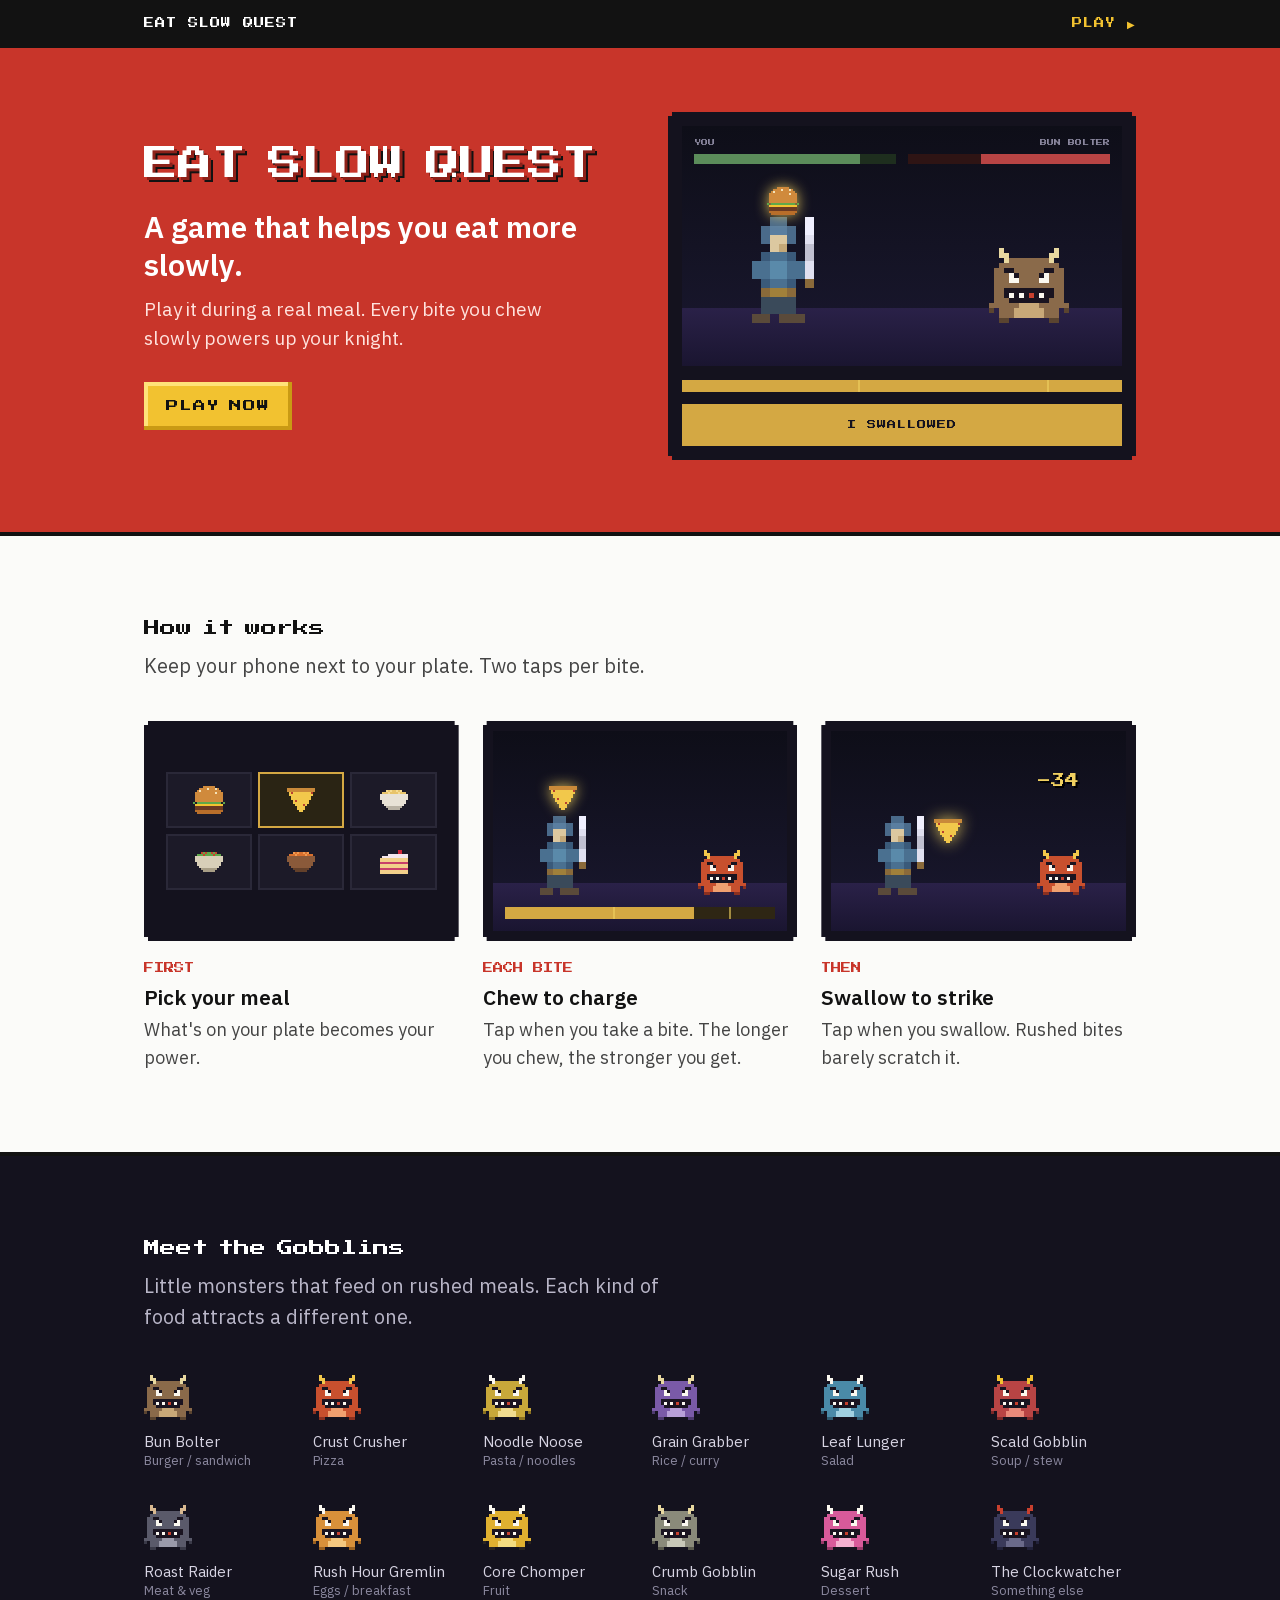
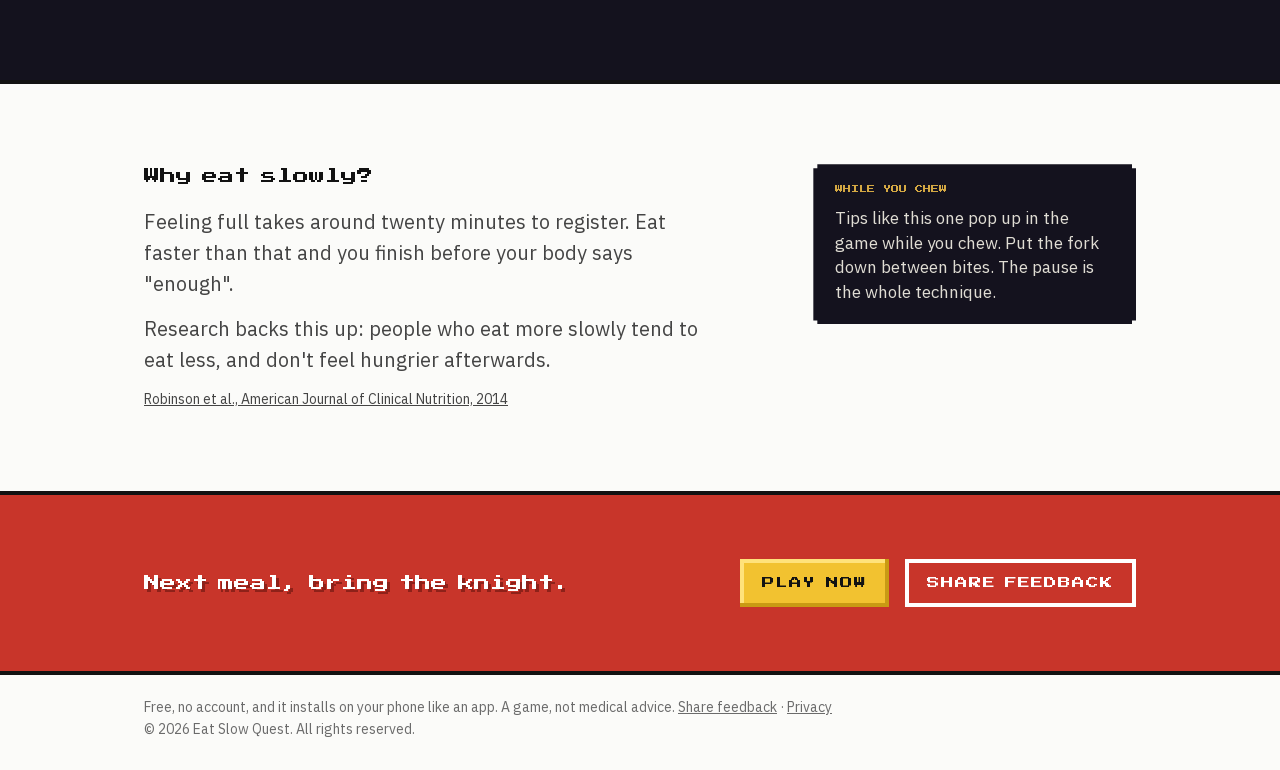
<file: index.html>
<!DOCTYPE html>
<html lang="en">
<head>
<meta charset="UTF-8">
<meta name="viewport" content="width=device-width, initial-scale=1.0">
<title>Eat Slow Quest</title>
<meta name="description" content="A game that helps you eat more slowly. Play it during a real meal: chewing slowly powers up your knight.">
<meta name="theme-color" content="#c8352a">
<meta property="og:type" content="website">
<meta property="og:title" content="Eat Slow Quest">
<meta property="og:description" content="A game that helps you eat more slowly. Play it during a real meal: every bite you chew slowly powers up your knight.">
<meta name="twitter:card" content="summary">
<meta name="twitter:title" content="Eat Slow Quest">
<meta name="twitter:description" content="A game that helps you eat more slowly. Play it during a real meal.">
<link rel="manifest" href="./manifest.webmanifest">
<link rel="apple-touch-icon" href="./icons/apple-touch-icon.png">
<link rel="icon" type="image/png" href="./icons/icon-192.png">
<link rel="stylesheet" href="./fonts/fonts.css">
<style>
  :root {
    --red: #c8352a;
    --red-dark: #8e2119;
    --ink: #121212;
    --ink-2: #444;
    --paper: #fbfbf9;
    --gold: #f2c230;
    --night: #14121e;
    --pixel: 'Press Start 2P', monospace;
    --sans: 'IBM Plex Sans', system-ui, sans-serif;
    --gutter: 24px;
  }
  * { box-sizing: border-box; margin: 0; padding: 0; }
  html { -webkit-text-size-adjust: 100%; }
  body { background: var(--paper); color: var(--ink); font-family: var(--sans); font-size: 18px; line-height: 1.55; }
  a { color: inherit; }
  /* One container, one left edge, for every section. */
  .wrap { max-width: 1040px; margin: 0 auto; padding: 0 var(--gutter); }

  .notch {
    clip-path: polygon(0 4px, 4px 4px, 4px 0, calc(100% - 4px) 0, calc(100% - 4px) 4px, 100% 4px, 100% calc(100% - 4px), calc(100% - 4px) calc(100% - 4px), calc(100% - 4px) 100%, 4px 100%, 4px calc(100% - 4px), 0 calc(100% - 4px));
  }
  .btn {
    display: inline-block; text-decoration: none;
    font-family: var(--pixel); font-size: 12px; letter-spacing: 1px; word-spacing: -0.3em; line-height: 1;
    background: var(--gold); color: var(--ink); padding: 18px 22px;
    box-shadow: inset -4px -4px 0 #c99a14, inset 4px 4px 0 #ffe27a;
  }
  .btn:hover { background: #ffd23d; }
  .btn:active { box-shadow: inset 4px 4px 0 #c99a14, inset -4px -4px 0 #ffe27a; }

  /* Top bar */
  .bar { background: var(--ink); color: #fff; }
  .bar .wrap { display: flex; justify-content: space-between; align-items: center; height: 48px; }
  .bar a { font-family: var(--pixel); font-size: 10px; text-decoration: none; letter-spacing: 1px; }
  .bar a.play { color: var(--gold); }

  /* Cover */
  .cover { background: var(--red); color: #fff; border-bottom: 4px solid var(--ink); }
  .cover .wrap { display: grid; grid-template-columns: 1fr 1fr; gap: 56px; align-items: center; padding-top: 64px; padding-bottom: 72px; }
  .cover h1 { font-family: var(--pixel); font-weight: 400; font-size: clamp(24px, 3.2vw, 34px); line-height: 1.3; word-spacing: -0.35em; text-shadow: 3px 3px 0 var(--red-dark), 5px 5px 0 var(--ink); }
  .cover .what { font-size: clamp(24px, 2.6vw, 30px); font-weight: 600; line-height: 1.25; margin-top: 22px; }
  .cover .how { font-size: 19px; line-height: 1.5; margin-top: 12px; color: #ffe3de; max-width: 440px; }
  .cover .btn { margin-top: 30px; }

  /* Game screen pieces, shared by the cover and the panels */
  .screen { background: var(--night); color: #e0ddd4; font-family: var(--pixel); padding: 14px; }
  .arena { position: relative; overflow: hidden; background: linear-gradient(#0e0e18, #1a1830); }
  .arena::after { content: ''; position: absolute; left: 0; right: 0; bottom: 0; height: 24%; background: linear-gradient(#2a2148, #1a1530); }
  .arena > * { z-index: 1; }
  .hp { position: absolute; top: 12px; left: 12px; right: 12px; display: flex; gap: 12px; font-size: 7px; color: #8a879e; }
  .hp > div { flex: 1; }
  .hp > div:last-child { text-align: right; }
  .hpbar { height: 10px; margin-top: 5px; }
  .hpbar i { display: block; height: 100%; }
  .hpbar.you { background: #1e2e1e; } .hpbar.you i { background: #5b8c5a; width: 82%; }
  .hpbar.foe { background: #2e1414; } .hpbar.foe i { background: #b84444; width: 64%; margin-left: auto; }
  .fighter { position: absolute; bottom: 18%; }
  .bob { animation: bob 2.4s ease-in-out infinite; }
  .chomp { animation: chomp .5s ease-in-out infinite; }
  @keyframes bob { 50% { transform: translateY(-4px); } }
  @keyframes chomp { 50% { transform: translateY(2px) scaleY(.93); } }
  .orb { position: absolute; left: 50%; top: -30px; transform: translateX(-50%); filter: drop-shadow(0 0 7px rgba(240,208,96,.9)); animation: bob 1.2s ease-in-out infinite; }
  .track { position: relative; height: 12px; background: #2e2614; overflow: hidden; }
  .track b { position: absolute; top: 0; bottom: 0; width: 2px; background: rgba(240, 208, 96, .6); z-index: 1; }
  .fill { height: 100%; background: #d4a843; }
  .gbtn { background: #d4a843; color: var(--night); text-align: center; font-size: 9px; padding: 14px; letter-spacing: 1px; }

  .cover .arena { height: 240px; }
  .cover .fighter.you { left: 16%; }
  .cover .fighter.foe { right: 12%; }
  /* One bite on a 7s loop, all in sync: chew fills the bar to the end (gold once
     past the 25s mark), hold full, tap I SWALLOWED, the Gobblin takes the hit,
     and the bar drains back for the next bite. */
  .cover .fill { animation: charge 7s infinite; }
  @keyframes charge {
    0%       { width: 0;    background: #d4a843; box-shadow: none; animation-timing-function: cubic-bezier(.3, .1, .6, 1); }
    62%      { background: #d4a843; box-shadow: none; }
    64%      { background: #f0d060; box-shadow: 0 0 10px rgba(240, 208, 96, .8); }
    75%, 88% { width: 100%; background: #f0d060; box-shadow: 0 0 10px rgba(240, 208, 96, .8); animation-timing-function: ease-in; }
    100%     { width: 0;    background: #d4a843; box-shadow: none; }
  }
  .cover .gbtn { animation: press 7s infinite; }
  @keyframes press {
    0%, 86%, 93%, 100% { transform: none; filter: none; }
    88%                { transform: translateY(2px) scale(.985); filter: brightness(.85); }
  }
  .cover .fighter.foe > * { animation: flinch 7s infinite; }
  @keyframes flinch {
    0%, 88%, 96%, 100% { transform: none; filter: none; }
    89%                { transform: translateX(8px); filter: brightness(2.2); }
    92%                { transform: translateX(-4px); filter: brightness(1.3); }
  }
  .cover .track { margin: 14px 0 12px; }

  /* Sections: same padding, same heading block, same left edge */
  section { padding: 80px 0; border-bottom: 4px solid var(--ink); }
  .head { max-width: 560px; margin-bottom: 40px; }
  h2 { font-family: var(--pixel); font-weight: 400; font-size: clamp(14px, 1.6vw, 16px); line-height: 1.5; word-spacing: -0.35em; }
  .head p { font-size: 20px; color: var(--ink-2); margin-top: 10px; }

  /* How it works: three equal panels */
  .panels { display: grid; grid-template-columns: repeat(3, 1fr); gap: 24px; }
  .panel .screen { height: 220px; padding: 10px; }
  .panel .arena { height: 100%; }
  .panel .step { font-family: var(--pixel); font-size: 10px; color: var(--red); margin-top: 20px; }
  .panel h3 { font-size: 21px; line-height: 1.3; margin-top: 8px; }
  .panel p { color: var(--ink-2); margin-top: 4px; }
  .pick { display: grid; grid-template-columns: repeat(3, 1fr); gap: 6px; padding: 12px; height: 100%; align-content: center; }
  .pick div { background: #1c1a28; height: 56px; display: flex; align-items: center; justify-content: center; border: 2px solid #2a2838; }
  .pick div.sel { border-color: #d4a843; background: #2a2414; }
  .panel .fighter.you { left: 16%; }
  .panel .fighter.foe { right: 14%; }
  .p2 .track { position: absolute; left: 12px; right: 12px; bottom: 12px; }
  .p2 .fill { width: 70%; }
  .shot { position: absolute; left: 34%; bottom: 44%; filter: drop-shadow(0 0 8px rgba(240,208,96,.9)); animation: shoot 1.6s ease-in infinite; }
  @keyframes shoot { 0% { transform: translateX(0) rotate(0); opacity: 1; } 70% { transform: translateX(110px) rotate(300deg); opacity: 1; } 71%, 100% { opacity: 0; } }
  .dmg { position: absolute; right: 16%; top: 20%; font-size: 14px; color: #f0d060; text-shadow: 2px 2px 0 #000; animation: dmg 1.6s steps(1) infinite; }
  @keyframes dmg { 0%, 69% { opacity: 0; } 70%, 100% { opacity: 1; } }

  /* Gobblins */
  .gobblins { background: var(--night); color: #e0ddd4; }
  .gobblins h2 { color: #fff; }
  .gobblins .head p { color: #b9b6c8; }
  .roster { display: grid; grid-template-columns: repeat(6, 1fr); gap: 32px 24px; }
  .roster figure { display: flex; flex-direction: column; align-items: flex-start; gap: 12px; }
  .roster .mon { height: 48px; display: flex; align-items: flex-end; }
  .roster figcaption { font-size: 15px; line-height: 1.3; color: #d8d5e4; }
  .roster figcaption small { display: block; font-size: 13px; color: #8a879e; margin-top: 2px; }

  /* Why: text column + tip, top-aligned on the same grid as the panels */
  .why { display: grid; grid-template-columns: 2fr 1fr; gap: 24px; align-items: start; }
  .why p { font-size: 20px; color: var(--ink-2); max-width: 560px; }
  .why p + p { margin-top: 14px; }
  .why .src { font-size: 14px; }
  .note { background: var(--night); color: #e0ddd4; padding: 20px 22px; font-size: 17px; line-height: 1.45; }
  .note b { display: block; font-family: var(--pixel); font-size: 8px; color: #d4a843; font-weight: 400; margin-bottom: 10px; }

  /* End */
  .end { background: var(--red); color: #fff; border-bottom: 4px solid var(--ink); }
  .end .wrap { display: flex; justify-content: space-between; align-items: center; gap: 24px; flex-wrap: wrap; padding-top: 64px; padding-bottom: 64px; }
  .end h2 { color: #fff; text-shadow: 3px 3px 0 var(--red-dark); }
  .end-btns { display: flex; gap: 16px; flex-wrap: wrap; }
  .btn.ghost { background: transparent; color: #fff; box-shadow: inset 0 0 0 4px #fff; }
  .btn.ghost:hover { background: rgba(255,255,255,.12); }
  .btn.ghost:active { box-shadow: inset 0 0 0 4px var(--gold); }
  footer { font-size: 14px; color: #6b6b6b; }
  footer .wrap { padding-top: 22px; padding-bottom: 30px; }

  .knight { position: relative; width: 62px; height: 106px; }
  .knight.sm { width: 46px; height: 78px; }
  .knight i { position: absolute; top: 0; left: 2px; width: 4px; height: 4px; transform: scale(2.2); transform-origin: 2px 0; box-shadow:
     8px 0 0 #4a6a8a,12px 0 0 #4a6a8a,4px 4px 0 #4a6a8a,8px 4px 0 #5a7ea0,12px 4px 0 #5a7ea0,16px 4px 0 #4a6a8a,
     4px 8px 0 #4a6a8a,8px 8px 0 #dcc8a0,12px 8px 0 #dcc8a0,16px 8px 0 #4a6a8a,8px 12px 0 #dcc8a0,12px 12px 0 #c4a878,
     4px 16px 0 #3a5a7a,8px 16px 0 #4a7090,12px 16px 0 #4a7090,16px 16px 0 #3a5a7a,
     0 20px 0 #4a7090,4px 20px 0 #4a7090,8px 20px 0 #5a8aaa,12px 20px 0 #5a8aaa,16px 20px 0 #4a7090,20px 20px 0 #4a7090,
     0 24px 0 #4a7090,4px 24px 0 #4a7090,8px 24px 0 #5a8aaa,12px 24px 0 #5a8aaa,16px 24px 0 #4a7090,20px 24px 0 #4a7090,
     4px 28px 0 #3a5a7a,8px 28px 0 #4a7090,12px 28px 0 #4a7090,16px 28px 0 #3a5a7a,
     4px 32px 0 #8a6a3a,8px 32px 0 #a0803a,12px 32px 0 #a0803a,16px 32px 0 #8a6a3a,
     4px 36px 0 #3a4a5a,8px 36px 0 #3a4a5a,12px 36px 0 #3a4a5a,16px 36px 0 #3a4a5a,
     4px 40px 0 #3a4a5a,8px 40px 0 #3a4a5a,12px 40px 0 #3a4a5a,16px 40px 0 #3a4a5a,
     0 44px 0 #5a4a3a,4px 44px 0 #5a4a3a,12px 44px 0 #5a4a3a,16px 44px 0 #5a4a3a,20px 44px 0 #5a4a3a,
     24px 12px 0 #c0c0d0,24px 16px 0 #c0c0d0,24px 20px 0 #e0e0f0,24px 24px 0 #e0e0f0,
     24px 8px 0 #e0e0f0,24px 4px 0 #f0f0ff,24px 0 0 #f0f0ff,24px 28px 0 #8a6a3a; }
  .knight.sm i { transform: scale(1.65); }
  .px { display: block; image-rendering: pixelated; }
  .food { position: relative; image-rendering: pixelated; }
  .food i { position: absolute; width: 1px; height: 1px; transform-origin: 0 0; }

  @media (max-width: 860px) {
    .cover .wrap { grid-template-columns: 1fr; gap: 40px; padding-top: 44px; padding-bottom: 56px; }
    .panels { grid-template-columns: 1fr; max-width: 440px; gap: 40px; }
    .roster { grid-template-columns: repeat(3, 1fr); }
    .why { grid-template-columns: 1fr; gap: 28px; }
    .note { max-width: 440px; }
    section { padding: 60px 0; }
  }
  @media (max-width: 480px) {
    :root { --gutter: 16px; }
    .roster { grid-template-columns: repeat(3, 1fr); gap: 24px 12px; }
    .roster figcaption { font-size: 14px; }
  }
  @media (prefers-reduced-motion: reduce) {
    *, *::before, *::after { animation: none !important; }
    .cover .fill { width: 70%; }
  }
</style>
</head>
<body>

<div class="bar">
  <div class="wrap">
    <a href="./">EAT SLOW QUEST</a>
    <a class="play" href="./play.html">PLAY ▶</a>
  </div>
</div>

<header class="cover">
  <div class="wrap">
    <div>
      <h1>EAT SLOW QUEST</h1>
      <p class="what">A game that helps you eat more slowly.</p>
      <p class="how">Play it during a real meal. Every bite you chew slowly powers up your knight.</p>
      <a class="btn" href="./play.html">PLAY NOW</a>
    </div>
    <div class="screen notch" role="img" aria-label="The game mid-fight: a knight charged with burger power facing a Gobblin.">
      <div class="arena">
        <div class="hp"><div>YOU<div class="hpbar you"><i></i></div></div><div>BUN BOLTER<div class="hpbar foe"><i></i></div></div></div>
        <div class="fighter you chomp"><div class="orb"><img class="px" src="[data-uri]" width="32" height="28" alt=""></div><img class="px" src="[data-uri]" width="62" height="106" alt=""></div>
        <div class="fighter foe bob"><img class="px" src="[data-uri]" width="80" height="75" alt=""></div>
      </div>
      <div class="track"><b style="left:40%"></b><b style="left:83%"></b><div class="fill"></div></div>
      <div class="gbtn">I SWALLOWED</div>
    </div>
  </div>
</header>

<section>
  <div class="wrap">
    <div class="head">
      <h2>How it works</h2>
      <p>Keep your phone next to your plate. Two taps per bite.</p>
    </div>
    <div class="panels">
      <div class="panel">
        <div class="screen notch"><div class="pick">
          <div><img class="px" src="[data-uri]" width="32" height="28" alt=""></div><div class="sel"><img class="px" src="[data-uri]" width="32" height="24" alt=""></div><div><img class="px" src="[data-uri]" width="32" height="20" alt=""></div>
          <div><img class="px" src="[data-uri]" width="32" height="20" alt=""></div><div><img class="px" src="[data-uri]" width="32" height="20" alt=""></div><div><img class="px" src="[data-uri]" width="32" height="24" alt=""></div>
        </div></div>
        <div class="step">FIRST</div>
        <h3>Pick your meal</h3>
        <p>What's on your plate becomes your power.</p>
      </div>
      <div class="panel p2">
        <div class="screen notch"><div class="arena">
          <div class="fighter you chomp"><div class="orb"><img class="px" src="[data-uri]" width="32" height="24" alt=""></div><img class="px" src="[data-uri]" width="46" height="79" alt=""></div>
          <div class="fighter foe bob"><img class="px" src="[data-uri]" width="48" height="45" alt=""></div>
          <div class="track"><b style="left:40%"></b><b style="left:83%"></b><div class="fill"></div></div>
        </div></div>
        <div class="step">EACH BITE</div>
        <h3>Chew to charge</h3>
        <p>Tap when you take a bite. The longer you chew, the stronger you get.</p>
      </div>
      <div class="panel">
        <div class="screen notch"><div class="arena">
          <div class="fighter you"><img class="px" src="[data-uri]" width="46" height="79" alt=""></div>
          <div class="shot"><img class="px" src="[data-uri]" width="32" height="24" alt=""></div>
          <div class="dmg">-34</div>
          <div class="fighter foe bob"><img class="px" src="[data-uri]" width="48" height="45" alt=""></div>
        </div></div>
        <div class="step">THEN</div>
        <h3>Swallow to strike</h3>
        <p>Tap when you swallow. Rushed bites barely scratch it.</p>
      </div>
    </div>
  </div>
</section>

<section class="gobblins">
  <div class="wrap">
    <div class="head">
      <h2>Meet the Gobblins</h2>
      <p>Little monsters that feed on rushed meals. Each kind of food attracts a different one.</p>
    </div>
    <div class="roster"><figure><div class="mon"><img class="px" src="[data-uri]" width="48" height="45" alt=""></div><figcaption>Bun Bolter<small>Burger / sandwich</small></figcaption></figure><figure><div class="mon"><img class="px" src="[data-uri]" width="48" height="45" alt=""></div><figcaption>Crust Crusher<small>Pizza</small></figcaption></figure><figure><div class="mon"><img class="px" src="[data-uri]" width="48" height="45" alt=""></div><figcaption>Noodle Noose<small>Pasta / noodles</small></figcaption></figure><figure><div class="mon"><img class="px" src="[data-uri]" width="48" height="45" alt=""></div><figcaption>Grain Grabber<small>Rice / curry</small></figcaption></figure><figure><div class="mon"><img class="px" src="[data-uri]" width="48" height="45" alt=""></div><figcaption>Leaf Lunger<small>Salad</small></figcaption></figure><figure><div class="mon"><img class="px" src="[data-uri]" width="48" height="45" alt=""></div><figcaption>Scald Gobblin<small>Soup / stew</small></figcaption></figure><figure><div class="mon"><img class="px" src="[data-uri]" width="48" height="45" alt=""></div><figcaption>Roast Raider<small>Meat &amp; veg</small></figcaption></figure><figure><div class="mon"><img class="px" src="[data-uri]" width="48" height="45" alt=""></div><figcaption>Rush Hour Gremlin<small>Eggs / breakfast</small></figcaption></figure><figure><div class="mon"><img class="px" src="[data-uri]" width="48" height="45" alt=""></div><figcaption>Core Chomper<small>Fruit</small></figcaption></figure><figure><div class="mon"><img class="px" src="[data-uri]" width="48" height="45" alt=""></div><figcaption>Crumb Gobblin<small>Snack</small></figcaption></figure><figure><div class="mon"><img class="px" src="[data-uri]" width="48" height="45" alt=""></div><figcaption>Sugar Rush<small>Dessert</small></figcaption></figure><figure><div class="mon"><img class="px" src="[data-uri]" width="48" height="45" alt=""></div><figcaption>The Clockwatcher<small>Something else</small></figcaption></figure></div>
  </div>
</section>

<section>
  <div class="wrap why">
    <div>
      <div class="head" style="margin-bottom:18px"><h2>Why eat slowly?</h2></div>
      <p>Feeling full takes around twenty minutes to register. Eat faster than that and you finish before your body says "enough".</p>
      <p>Research backs this up: people who eat more slowly tend to eat less, and don't feel hungrier afterwards.</p>
      <p class="src"><a href="https://doi.org/10.3945/ajcn.113.081745">Robinson et al., American Journal of Clinical Nutrition, 2014</a></p>
    </div>
    <div class="note notch"><b>WHILE YOU CHEW</b>Tips like this one pop up in the game while you chew. Put the fork down between bites. The pause is the whole technique.</div>
  </div>
</section>

<div class="end">
  <div class="wrap">
    <h2>Next meal, bring the knight.</h2>
    <div class="end-btns">
      <a class="btn" href="./play.html">PLAY NOW</a>
      <a class="btn ghost" href="./feedback.html">SHARE FEEDBACK</a>
    </div>
  </div>
</div>

<footer><div class="wrap">Free, no account, and it installs on your phone like an app. A game, not medical advice. <a href="./feedback.html">Share feedback</a> · <a href="./privacy.html">Privacy</a><br>© 2026 Eat Slow Quest. All rights reserved.</div></footer>

</body>
</html>
</file>
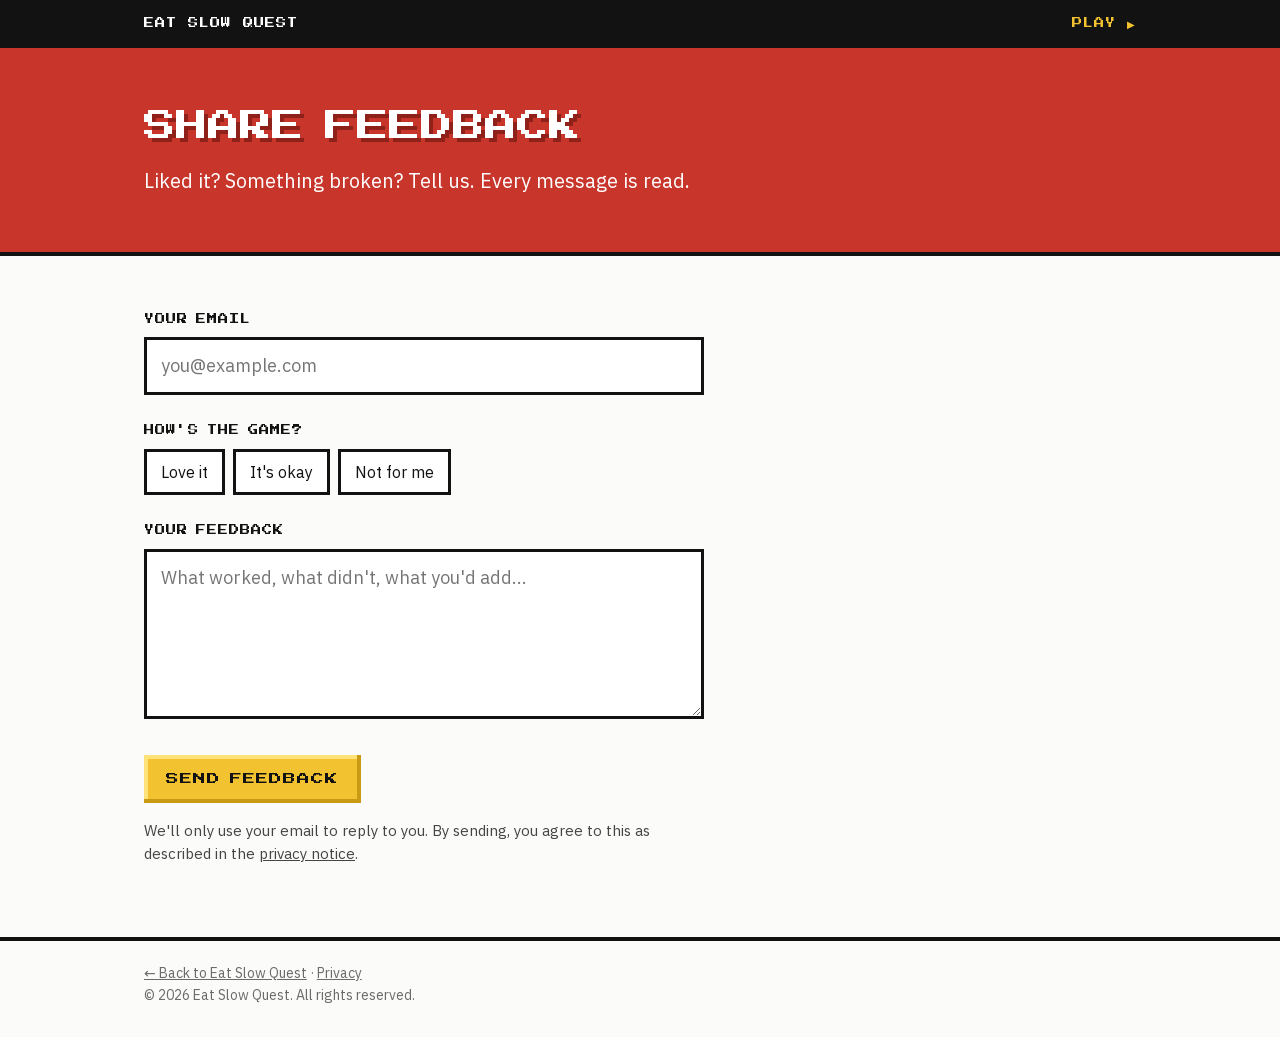
<file: feedback.html>
<!DOCTYPE html>
<html lang="en">
<head>
<meta charset="UTF-8">
<meta name="viewport" content="width=device-width, initial-scale=1.0">
<title>Share Feedback · Eat Slow Quest</title>
<meta name="description" content="Tell us what you think of Eat Slow Quest.">
<meta name="theme-color" content="#c8352a">
<link rel="icon" type="image/png" href="./icons/icon-192.png">
<link rel="apple-touch-icon" href="./icons/apple-touch-icon.png">
<link rel="stylesheet" href="./fonts/fonts.css">
<style>
  :root {
    --red: #c8352a;
    --red-dark: #8e2119;
    --ink: #121212;
    --ink-2: #444;
    --paper: #fbfbf9;
    --gold: #f2c230;
    --pixel: 'Press Start 2P', monospace;
    --sans: 'IBM Plex Sans', system-ui, sans-serif;
    --gutter: 24px;
  }
  * { box-sizing: border-box; margin: 0; padding: 0; }
  html { -webkit-text-size-adjust: 100%; }
  body { background: var(--paper); color: var(--ink); font-family: var(--sans); font-size: 18px; line-height: 1.55; min-height: 100vh; display: flex; flex-direction: column; }
  a { color: inherit; }
  .wrap { max-width: 1040px; margin: 0 auto; padding: 0 var(--gutter); width: 100%; }
  .notch {
    clip-path: polygon(0 4px, 4px 4px, 4px 0, calc(100% - 4px) 0, calc(100% - 4px) 4px, 100% 4px, 100% calc(100% - 4px), calc(100% - 4px) calc(100% - 4px), calc(100% - 4px) 100%, 4px 100%, 4px calc(100% - 4px), 0 calc(100% - 4px));
  }
  .btn {
    display: inline-block; text-decoration: none; border: 0; cursor: pointer;
    font-family: var(--pixel); font-size: 12px; letter-spacing: 1px; word-spacing: -0.3em; line-height: 1;
    background: var(--gold); color: var(--ink); padding: 18px 22px;
    box-shadow: inset -4px -4px 0 #c99a14, inset 4px 4px 0 #ffe27a;
  }
  .btn:hover { background: #ffd23d; }
  .btn:active { box-shadow: inset 4px 4px 0 #c99a14, inset -4px -4px 0 #ffe27a; }
  .btn:disabled { opacity: .6; cursor: wait; }

  .bar { background: var(--ink); color: #fff; }
  .bar .wrap { display: flex; justify-content: space-between; align-items: center; height: 48px; }
  .bar a { font-family: var(--pixel); font-size: 10px; text-decoration: none; letter-spacing: 1px; }
  .bar a.play { color: var(--gold); }

  .cover { background: var(--red); color: #fff; border-bottom: 4px solid var(--ink); }
  .cover .wrap { padding-top: 56px; padding-bottom: 56px; }
  h1 { font-family: var(--pixel); font-weight: 400; font-size: clamp(20px, 3.4vw, 32px); line-height: 1.4; word-spacing: -0.35em; text-shadow: 4px 4px 0 var(--red-dark); }
  .cover p { font-size: 20px; margin-top: 16px; max-width: 560px; }

  main { flex: 1; }
  main .wrap { padding-top: 56px; padding-bottom: 72px; }
  form, .done { max-width: 560px; }
  label { display: block; font-family: var(--pixel); font-size: 10px; letter-spacing: 1px; word-spacing: -0.3em; margin: 0 0 10px; }
  label .opt { font-family: var(--sans); font-size: 14px; letter-spacing: 0; word-spacing: 0; color: var(--ink-2); }
  .field { margin-bottom: 28px; }
  input[type=email], textarea {
    width: 100%; font: inherit; color: var(--ink); background: #fff;
    border: 3px solid var(--ink); border-radius: 0; padding: 12px 14px;
  }
  textarea { min-height: 170px; resize: vertical; }
  input:focus, textarea:focus { outline: 3px solid var(--gold); outline-offset: 0; }
  .rating { display: flex; gap: 8px; flex-wrap: wrap; border: 0; }
  .rating legend { font-family: var(--pixel); font-size: 10px; letter-spacing: 1px; word-spacing: -0.3em; margin-bottom: 10px; }
  .rating input { position: absolute; opacity: 0; pointer-events: none; }
  .rating label { margin: 0; font-family: var(--sans); font-size: 16px; letter-spacing: 0; word-spacing: 0; border: 3px solid var(--ink); background: #fff; padding: 8px 14px; cursor: pointer; }
  .rating input:checked + label { background: var(--gold); }
  .rating input:focus-visible + label { outline: 3px solid var(--gold); outline-offset: 2px; }
  .hp { position: absolute; left: -9999px; }
  .hint { font-size: 15px; color: var(--ink-2); margin-top: 16px; }
  .err { color: var(--red-dark); font-size: 16px; margin-top: 16px; }
  .done { display: none; }
  .done h2 { font-family: var(--pixel); font-weight: 400; font-size: 16px; line-height: 1.5; word-spacing: -0.35em; margin-bottom: 14px; }
  .done p { margin-bottom: 24px; }
  body.sent form { display: none; }
  body.sent .done { display: block; }

  footer { font-size: 14px; color: #6b6b6b; border-top: 4px solid var(--ink); }
  footer .wrap { padding-top: 22px; padding-bottom: 30px; }
  @media (max-width: 480px) { :root { --gutter: 16px; } .cover .wrap, main .wrap { padding-top: 40px; } }
</style>
</head>
<body>

<div class="bar">
  <div class="wrap">
    <a href="./">EAT SLOW QUEST</a>
    <a class="play" href="./play.html">PLAY ▶</a>
  </div>
</div>

<header class="cover">
  <div class="wrap">
    <h1>SHARE FEEDBACK</h1>
    <p>Liked it? Something broken? Tell us. Every message is read.</p>
  </div>
</header>

<main>
  <div class="wrap">
    <form id="fb" action="https://formsubmit.co/pmaz133@gmail.com" method="POST">
      <input type="hidden" name="_subject" value="Eat Slow Quest feedback">
      <input type="hidden" name="_template" value="table">
      <input type="hidden" name="_captcha" value="false">
      <input type="text" name="_honey" class="hp" tabindex="-1" autocomplete="off" aria-hidden="true">

      <div class="field">
        <label for="email">YOUR EMAIL</label>
        <input type="email" id="email" name="email" required autocomplete="email" placeholder="you@example.com">
      </div>

      <fieldset class="field rating">
        <legend>HOW'S THE GAME?</legend>
        <input type="radio" id="r1" name="rating" value="Love it"><label for="r1">Love it</label>
        <input type="radio" id="r2" name="rating" value="It's okay"><label for="r2">It's okay</label>
        <input type="radio" id="r3" name="rating" value="Not for me"><label for="r3">Not for me</label>
      </fieldset>

      <div class="field">
        <label for="msg">YOUR FEEDBACK</label>
        <textarea id="msg" name="message" required placeholder="What worked, what didn't, what you'd add..."></textarea>
      </div>

      <button class="btn" type="submit" id="send">SEND FEEDBACK</button>
      <p class="hint">We'll only use your email to reply to you. By sending, you agree to this as described in the <a href="./privacy.html">privacy notice</a>.</p>
      <p class="err" id="err" role="alert" hidden></p>
    </form>

    <div class="done" role="status">
      <h2>THANKS, HERO!</h2>
      <p>Your feedback is on its way. The knight salutes you.</p>
      <a class="btn" href="./play.html">BACK TO THE GAME</a>
    </div>
  </div>
</main>

<footer><div class="wrap"><a href="./">← Back to Eat Slow Quest</a> · <a href="./privacy.html">Privacy</a><br>© 2026 Eat Slow Quest. All rights reserved.</div></footer>

<script>
// Sent via FormSubmit's AJAX endpoint so the player stays on this page.
// Without JavaScript the form still posts to the regular endpoint.
const form = document.getElementById('fb');
form.addEventListener('submit', async (e) => {
  e.preventDefault();
  const btn = document.getElementById('send'), err = document.getElementById('err');
  err.hidden = true;
  btn.disabled = true;
  btn.textContent = 'SENDING...';
  try {
    const res = await fetch(form.action.replace('formsubmit.co/', 'formsubmit.co/ajax/'), {
      method: 'POST',
      headers: { 'Accept': 'application/json' },
      body: new FormData(form),
    });
    const data = await res.json().catch(() => ({}));
    if (!res.ok || data.success === 'false' || data.success === false) throw new Error(data.message || 'send failed');
    document.body.classList.add('sent');
    window.scrollTo(0, 0);
  } catch {
    err.textContent = "Couldn't send that. Check your connection and try again.";
    err.hidden = false;
  } finally {
    btn.disabled = false;
    btn.textContent = 'SEND FEEDBACK';
  }
});
</script>
</body>
</html>
</file>
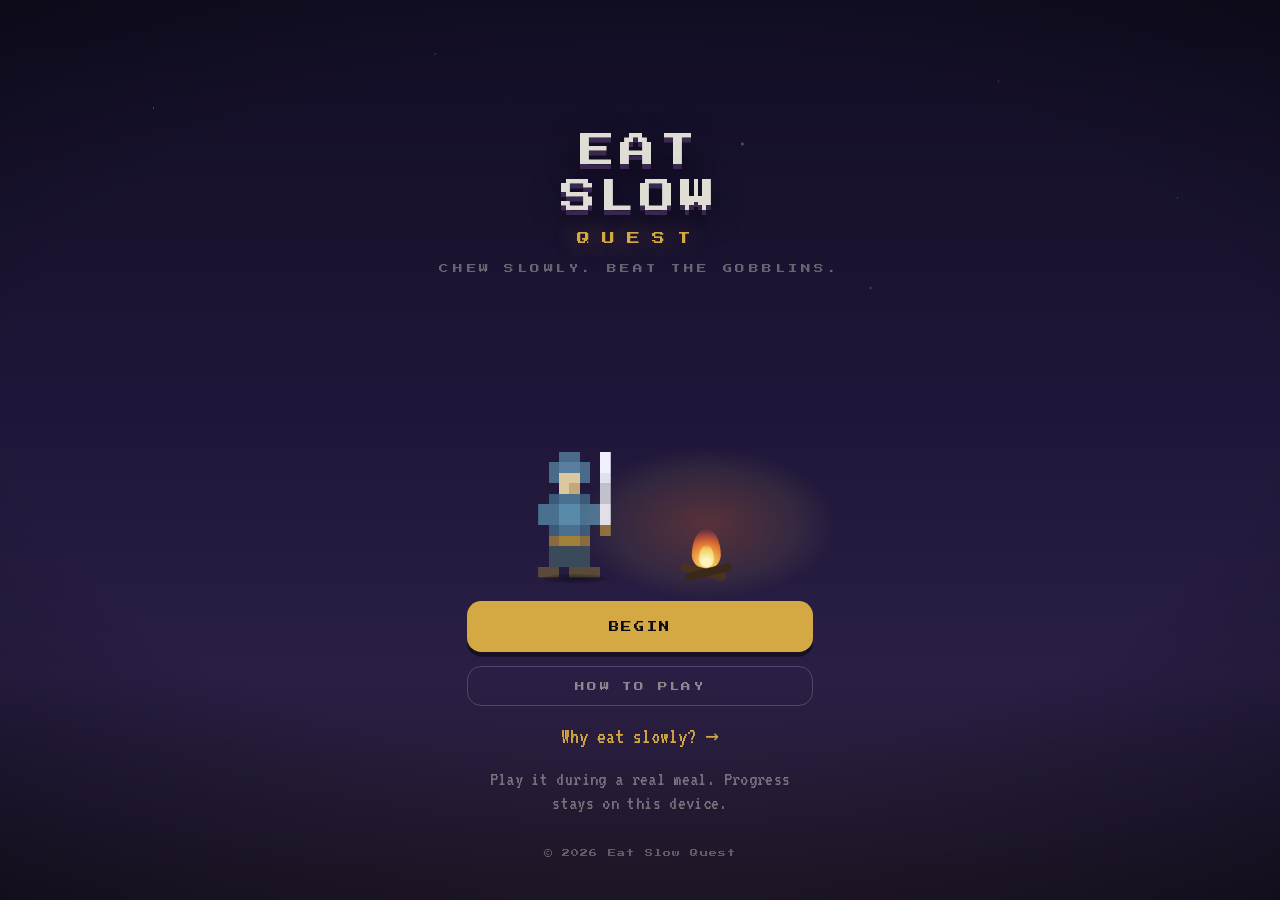
<file: play.html>
<!DOCTYPE html>
<html lang="en">
<head>
<meta charset="UTF-8">
<meta name="viewport" content="width=device-width, initial-scale=1.0, user-scalable=no, viewport-fit=cover">
<meta name="apple-mobile-web-app-capable" content="yes">
<meta name="mobile-web-app-capable" content="yes">
<meta name="apple-mobile-web-app-status-bar-style" content="black-translucent">
<meta name="theme-color" content="#0c0c14">
<link rel="manifest" href="./manifest.webmanifest">
<link rel="apple-touch-icon" href="./icons/apple-touch-icon.png">
<link rel="icon" type="image/png" href="./icons/icon-192.png">
<title>Eat Slow — Quest</title>
<link rel="stylesheet" href="./fonts/fonts.css">
<style>
  * { margin: 0; padding: 0; box-sizing: border-box; -webkit-tap-highlight-color: transparent; }

  :root {
    --bg: #0c0c14;
    --surface: #14141e;
    --text: #e0ddd4;
    --muted: #5a5870;
    --player-hp: #5b8c5a;
    --player-hp-bg: #1e2e1e;
    --boss-hp: #b84444;
    --boss-hp-bg: #2e1414;
    --charge: #d4a843;
    --charge-bg: #2e2614;
    --border: #2a2838;
    --xp: #7a6ab8;
    --combo: #e07030;
    --read: 'VT323', ui-monospace, monospace;
  }

  html, body {
    background: var(--bg);
    color: var(--text);
    font-family: 'Press Start 2P', monospace;
    height: 100%;
    overflow: hidden;
    user-select: none;
    -webkit-user-select: none;
    touch-action: manipulation;
  }

  /* ===== SHARED CHARACTER GEOMETRY =====
     Pixel art hangs DOWN from its 4px anchor; char-box gives it a real
     bounding box (62x106 player, 80x106 boss) so feet sit at box bottom. */
  .char { position: absolute; top: 0; image-rendering: pixelated; width: 4px; height: 4px; }
  .char-box { position: relative; width: 62px; height: 106px; }
  .char-box.boss-box { width: 96px; }
  .char-box .player-char { left: 2px; }
  .char-box .boss-char { left: 22px; }

  .player-char {
    color: transparent; background: transparent;
    box-shadow:
       8px  0 0 #4a6a8a,  12px  0 0 #4a6a8a,
       4px  4px 0 #4a6a8a,  8px  4px 0 #5a7ea0, 12px  4px 0 #5a7ea0, 16px  4px 0 #4a6a8a,
       4px  8px 0 #4a6a8a,  8px  8px 0 #dcc8a0, 12px  8px 0 #dcc8a0, 16px  8px 0 #4a6a8a,
       8px 12px 0 #dcc8a0, 12px 12px 0 #c4a878,
       4px 16px 0 #3a5a7a,  8px 16px 0 #4a7090, 12px 16px 0 #4a7090, 16px 16px 0 #3a5a7a,
       0px 20px 0 #4a7090,  4px 20px 0 #4a7090,  8px 20px 0 #5a8aaa, 12px 20px 0 #5a8aaa, 16px 20px 0 #4a7090, 20px 20px 0 #4a7090,
       0px 24px 0 #4a7090,  4px 24px 0 #4a7090,  8px 24px 0 #5a8aaa, 12px 24px 0 #5a8aaa, 16px 24px 0 #4a7090, 20px 24px 0 #4a7090,
       4px 28px 0 #3a5a7a,  8px 28px 0 #4a7090, 12px 28px 0 #4a7090, 16px 28px 0 #3a5a7a,
       4px 32px 0 #8a6a3a,  8px 32px 0 #a0803a, 12px 32px 0 #a0803a, 16px 32px 0 #8a6a3a,
       4px 36px 0 #3a4a5a,  8px 36px 0 #3a4a5a, 12px 36px 0 #3a4a5a, 16px 36px 0 #3a4a5a,
       4px 40px 0 #3a4a5a,  8px 40px 0 #3a4a5a, 12px 40px 0 #3a4a5a, 16px 40px 0 #3a4a5a,
       0px 44px 0 #5a4a3a,  4px 44px 0 #5a4a3a, 12px 44px 0 #5a4a3a, 16px 44px 0 #5a4a3a, 20px 44px 0 #5a4a3a,
      24px 12px 0 #c0c0d0, 24px 16px 0 #c0c0d0, 24px 20px 0 #e0e0f0, 24px 24px 0 #e0e0f0,
      24px  8px 0 #e0e0f0, 24px  4px 0 #f0f0ff, 24px  0px 0 #f0f0ff,
      24px 28px 0 #8a6a3a;
    transform: scale(2.2);
    transform-origin: 2px 0;
  }
  .boss-char {
    color: transparent; background: transparent;
    box-shadow:
       8px  0px 0 #4a2848,  12px  0px 0 #4a2848, 16px  0px 0 #4a2848,
       4px  4px 0 #5a3058,  8px  4px 0 #6a3868, 12px  4px 0 #6a3868, 16px  4px 0 #6a3868, 20px  4px 0 #5a3058,
       4px  8px 0 #5a3058,  8px  8px 0 #6a3868, 12px  8px 0 #6a3868, 16px  8px 0 #6a3868, 20px  8px 0 #5a3058,
       8px 12px 0 #c0a878, 12px 12px 0 #c0a878, 16px 12px 0 #b09060,
       8px 16px 0 #c0a878, 12px 16px 0 #a07858, 16px 16px 0 #c0a878,
       4px 20px 0 #5a3058,  8px 20px 0 #6a3868, 12px 20px 0 #7a4878, 16px 20px 0 #6a3868, 20px 20px 0 #5a3058,
       0px 24px 0 #5a3058,  4px 24px 0 #6a3868,  8px 24px 0 #7a4878, 12px 24px 0 #8a5888, 16px 24px 0 #7a4878, 20px 24px 0 #6a3868, 24px 24px 0 #5a3058,
       0px 28px 0 #5a3058,  4px 28px 0 #6a3868,  8px 28px 0 #7a4878, 12px 28px 0 #8a5888, 16px 28px 0 #7a4878, 20px 28px 0 #6a3868, 24px 28px 0 #5a3058,
       0px 32px 0 #4a2848,  4px 32px 0 #5a3058,  8px 32px 0 #6a3868, 12px 32px 0 #7a4878, 16px 32px 0 #6a3868, 20px 32px 0 #5a3058, 24px 32px 0 #4a2848,
       4px 36px 0 #4a2848,  8px 36px 0 #5a3058, 12px 36px 0 #6a3868, 16px 36px 0 #5a3058, 20px 36px 0 #4a2848,
       4px 40px 0 #4a2848,  8px 40px 0 #5a3058, 12px 40px 0 #6a3868, 16px 40px 0 #5a3058, 20px 40px 0 #4a2848,
       8px 44px 0 #3a2838, 12px 44px 0 #3a2838, 16px 44px 0 #3a2838,
      -4px  0px 0 #8a7040, -4px  4px 0 #8a7040, -4px  8px 0 #8a7040, -4px 12px 0 #8a7040,
      -4px 16px 0 #8a7040, -4px 20px 0 #705830, -4px 24px 0 #705830, -4px 28px 0 #705830,
      -4px 32px 0 #705830, -4px 36px 0 #604820, -4px 40px 0 #604820,
      -8px  0px 0 #d4a843, 0px  0px 0 #d4a843, -4px -4px 0 #f0d060;
    transform: scale(2.2);
    transform-origin: 2px 0;
  }
  .char-box.flip .char { transform: scale(2.2) scaleX(-1); transform-origin: 12px 0; }
  .char-shadow {
    position: absolute; bottom: -5px; left: 50%; transform: translateX(-50%);
    width: 54px; height: 8px;
    background: radial-gradient(ellipse, rgba(0,0,0,0.4), transparent);
    border-radius: 50%;
  }

  /* ===== BATTLE APP ===== */
  .app {
    display: flex;
    flex-direction: column;
    height: 100vh;
    height: 100dvh;
    max-width: 520px;
    margin: 0 auto;
    padding: max(12px, env(safe-area-inset-top)) 14px max(12px, env(safe-area-inset-bottom));
    gap: 10px;
  }
  .header { display: flex; justify-content: space-between; align-items: center; padding: 2px 4px; }
  .back-btn {
    display: inline-flex; align-items: center; gap: 6px; height: 30px; padding: 0 12px 0 8px;
    border: 1px solid var(--border); border-radius: 15px; background: transparent; color: var(--text);
    font-family: 'Press Start 2P', monospace; font-size: 8px; letter-spacing: 1px; text-transform: uppercase; cursor: pointer;
  }
  .back-btn:hover { border-color: var(--muted); }
  .header-right { display: flex; gap: 12px; align-items: center; }
  .level-tag { font-size: 8px; color: var(--xp); letter-spacing: 1px; }
  .timer { font-size: 9px; color: var(--muted); letter-spacing: 1px; }
  .xp-strip { height: 4px; background: rgba(122, 106, 184, 0.15); border-radius: 2px; overflow: hidden; }
  .xp-fill { height: 100%; background: var(--xp); width: 0%; border-radius: 2px; transition: width 0.6s ease; }
  .region-banner { line-height: 1.8; font-size: 8px; color: var(--muted); letter-spacing: 2px; text-align: center; text-transform: uppercase; }
  .region-banner strong { color: var(--charge); }

  .arena {
    flex: 1;
    min-height: 240px;
    border: 1px solid var(--border);
    border-radius: 16px;
    position: relative;
    overflow: hidden;
    display: flex;
    flex-direction: column;
    background:
      radial-gradient(ellipse 120% 50% at 50% 100%, rgba(60, 50, 90, 0.35), transparent),
      linear-gradient(to bottom, #0e0e18 0%, #131320 50%, #1a1830 100%);
  }
  .arena::before {
    content: '';
    position: absolute; inset: 0;
    background-image:
      radial-gradient(1px 1px at 15% 20%, rgba(255,255,255,0.3), transparent),
      radial-gradient(1px 1px at 45% 10%, rgba(255,255,255,0.2), transparent),
      radial-gradient(1px 1px at 75% 25%, rgba(255,255,255,0.25), transparent),
      radial-gradient(1px 1px at 90% 8%, rgba(255,255,255,0.15), transparent),
      radial-gradient(1px 1px at 30% 5%, rgba(255,255,255,0.2), transparent);
    pointer-events: none;
  }
  .arena .ground {
    position: absolute; left: 0; right: 0; bottom: 0;
    height: 26%;
    background: linear-gradient(to bottom, #2a2148 0%, #1a1530 100%);
    pointer-events: none;
  }
  .arena .ground::before {
    content: '';
    position: absolute; left: 0; right: 0; top: 0; height: 3px;
    background: linear-gradient(to right, transparent, rgba(255,255,255,0.14), transparent);
  }
  .vignette {
    position: absolute; inset: 0;
    background: radial-gradient(ellipse 95% 80% at 50% 45%, transparent 60%, rgba(0,0,0,0.38) 100%);
    pointer-events: none;
    z-index: 6;
    border-radius: inherit;
  }
  .arena-flash { position: absolute; inset: 0; opacity: 0; z-index: 20; pointer-events: none; border-radius: 16px; }

  .hp-section { display: flex; gap: 8px; padding: 14px 14px 4px; z-index: 2; }
  .hp-block { flex: 1; display: flex; flex-direction: column; gap: 4px; }
  .hp-block.boss { align-items: flex-end; }
  .hp-label { font-size: 8px; letter-spacing: 1px; color: var(--muted); text-transform: uppercase; max-width: 100%; overflow: hidden; text-overflow: ellipsis; white-space: nowrap; }
  .hp-bar-wrap {
    width: 100%; height: 16px;
    background: var(--player-hp-bg);
    border-radius: 3px; overflow: hidden; position: relative;
    border: 1px solid rgba(255,255,255,0.06);
  }
  .hp-block.boss .hp-bar-wrap { background: var(--boss-hp-bg); }
  .hp-bar { height: 100%; background: var(--player-hp); border-radius: 2px; transition: width 0.4s ease; position: relative; }
  .hp-bar::after { content: ''; position: absolute; inset: 0; background: linear-gradient(to bottom, rgba(255,255,255,0.2), transparent 60%); border-radius: 2px; }
  .hp-block.boss .hp-bar { background: var(--boss-hp); }
  .hp-text {
    position: absolute; right: 6px; top: 50%; transform: translateY(-50%);
    font-size: 8px; color: rgba(255,255,255,0.7);
    text-shadow: 1px 1px 0 rgba(0,0,0,0.5); z-index: 1;
  }

  .combo-row { display: flex; justify-content: flex-start; padding: 2px 0 0; z-index: 2; min-height: 14px; }
  .combo-tag { font-size: 8px; color: var(--combo); letter-spacing: 1px; opacity: 0; transition: opacity 0.3s, transform 0.3s; transform: scale(0.8); }
  .combo-tag.active { opacity: 1; transform: scale(1); }
  .combo-tag.bump { animation: comboBump 0.4s; }
  @keyframes comboBump { 0% { transform: scale(1); } 40% { transform: scale(1.4); } 100% { transform: scale(1); } }

  .stage { flex: 1; position: relative; z-index: 2; }
  .fighter-wrap { position: absolute; bottom: 20%; transition: transform 0.3s ease; }
  .fighter-wrap.player { left: calc(19% - 31px); }
  .fighter-wrap.boss { left: calc(81% - 48px); }
  .fighter-wrap.idle { animation: idleBob 2.5s ease-in-out infinite; }
  @keyframes idleBob { 0%, 100% { transform: translateY(0); } 50% { transform: translateY(-4px); } }

  .fighter-wrap.player.chewing { animation: chompBounce 0.45s ease-in-out infinite; }
  @keyframes chompBounce {
    0%   { transform: translateY(0) scaleY(1) scaleX(1); }
    25%  { transform: translateY(-6px) scaleY(1.08) scaleX(0.95); }
    50%  { transform: translateY(2px) scaleY(0.88) scaleX(1.08); }
    75%  { transform: translateY(-3px) scaleY(1.04) scaleX(0.97); }
    100% { transform: translateY(0) scaleY(1) scaleX(1); }
  }
  .fighter-wrap.player.chewing::before {
    content: ''; position: absolute; inset: -14px; border-radius: 50%;
    background: radial-gradient(circle, rgba(212, 168, 67, 0.25), transparent 65%);
    animation: auraGlow 1.6s ease-in-out infinite;
    pointer-events: none; z-index: -1;
  }
  .fighter-wrap.player.chewing.supercharged::before {
    background: radial-gradient(circle, rgba(240, 208, 96, 0.45), rgba(212, 168, 67, 0.15) 50%, transparent 70%);
    animation: auraGlowSuper 0.8s ease-in-out infinite;
  }
  @keyframes auraGlow { 0%, 100% { transform: scale(0.85); opacity: 0.4; } 50% { transform: scale(1.15); opacity: 0.9; } }
  @keyframes auraGlowSuper { 0%, 100% { transform: scale(1); opacity: 0.7; } 50% { transform: scale(1.3); opacity: 1; } }

  .chomp-particle { position: absolute; font-size: 13px; pointer-events: none; z-index: 12; animation: chompFloat 1.6s ease-out forwards; }
  @keyframes chompFloat {
    0%   { opacity: 0.9; transform: translate(0, 0) scale(1) rotate(0deg); }
    40%  { opacity: 0.7; transform: translate(var(--dx), var(--dy)) scale(0.85) rotate(var(--rot)); }
    100% { opacity: 0; transform: translate(var(--dx2), var(--dy2)) scale(0.3) rotate(var(--rot2)); }
  }
  .food-particle {
    position: absolute; font-size: 17px; pointer-events: none; z-index: 25;
    animation: foodBurst var(--dur) cubic-bezier(0.2, 0.8, 0.3, 1) forwards;
    filter: drop-shadow(0 2px 3px rgba(0,0,0,0.5));
  }
  @keyframes foodBurst {
    0%   { opacity: 1; transform: translate(0, 0) scale(0.5) rotate(0deg); }
    15%  { opacity: 1; transform: translate(calc(var(--vx) * 0.15), calc(var(--vy) * 0.15)) scale(1.25) rotate(calc(var(--spin) * 0.15)); }
    55%  { opacity: 1; transform: translate(calc(var(--vx) * 0.55), calc(var(--vy) * 0.55 + 14px)) scale(0.95) rotate(calc(var(--spin) * 0.55)); }
    100% { opacity: 0; transform: translate(var(--vx), calc(var(--vy) + 55px)) scale(0.4) rotate(var(--spin)); }
  }

  .fighter-wrap.player.attacking { animation: playerAttack 0.6s ease-in-out; }
  @keyframes playerAttack {
    0%   { transform: translateX(0); }
    35%  { transform: translateX(min(38vw, 160px)) scale(1.08); }
    50%  { transform: translateX(min(38vw, 160px)) scale(1.03); }
    100% { transform: translateX(0) scale(1); }
  }
  .fighter-wrap.boss.attacking { animation: bossAttack 0.6s ease-in-out; }
  @keyframes bossAttack {
    0%   { transform: translateX(0); }
    35%  { transform: translateX(max(-38vw, -160px)) scale(1.08); }
    50%  { transform: translateX(max(-38vw, -160px)) scale(1.03); }
    100% { transform: translateX(0) scale(1); }
  }
  .fighter-wrap.hit .char { animation: hitFlash 0.4s; }
  @keyframes hitFlash {
    0%, 100% { filter: brightness(1); }
    15% { filter: brightness(3) saturate(0); }
    30% { filter: brightness(0.7); }
    50% { filter: brightness(2) saturate(0.3); }
    70% { filter: brightness(0.9); }
  }
  .fighter-wrap.dead {
    animation: none !important;
    transform: rotate(90deg) translateY(14px) !important;
    opacity: 0.5;
    filter: grayscale(1);
    transition: all 0.8s ease;
  }
  .fighter-wrap.boss.entering { animation: bossEnter 0.8s ease-out; }
  @keyframes bossEnter {
    0%   { transform: translateY(-200px) scale(0.5); opacity: 0; }
    60%  { transform: translateY(8px) scale(1.08); opacity: 1; }
    80%  { transform: translateY(-4px) scale(0.98); }
    100% { transform: translateY(0) scale(1); }
  }

  .dmg-float {
    position: absolute; font-size: 14px; pointer-events: none; z-index: 30;
    animation: floatUp 1.2s ease-out forwards;
    text-shadow: 2px 2px 0 rgba(0,0,0,0.7);
  }
  .dmg-float.to-boss { color: #6bff9b; }
  .dmg-float.to-player { color: #ff6b6b; }
  .dmg-float.heal { color: #8be08b; }
  .dmg-float.crit { font-size: 20px; color: #f0d060; }
  @keyframes floatUp {
    0%   { opacity: 1; transform: translateY(0) scale(1); }
    20%  { transform: translateY(-12px) scale(1.4); }
    100% { opacity: 0; transform: translateY(-55px) scale(0.8); }
  }
  .perfect-banner {
    position: absolute; top: 26%; left: 50%; transform: translateX(-50%);
    font-size: 16px; color: #f0d060; letter-spacing: 3px;
    text-shadow: 2px 2px 0 rgba(0,0,0,0.7), 0 0 20px rgba(240, 208, 96, 0.6);
    z-index: 35; pointer-events: none;
    animation: perfectPop 1.4s ease-out forwards;
  }
  @keyframes perfectPop {
    0%   { opacity: 0; transform: translateX(-50%) scale(0.3) rotate(-8deg); }
    20%  { opacity: 1; transform: translateX(-50%) scale(1.3) rotate(3deg); }
    35%  { transform: translateX(-50%) scale(1) rotate(0deg); }
    75%  { opacity: 1; transform: translateX(-50%) scale(1); }
    100% { opacity: 0; transform: translateX(-50%) scale(1.1) translateY(-20px); }
  }
  .slash { position: absolute; width: 40px; height: 40px; pointer-events: none; z-index: 15; }
  .slash-line {
    position: absolute; width: 100%; height: 3px;
    background: linear-gradient(90deg, transparent, #fff, transparent);
    top: 50%; left: 0;
    animation: slashAnim 0.3s ease-out forwards;
    border-radius: 2px; opacity: 0;
  }
  .slash-line:nth-child(1) { --r: -30deg; }
  .slash-line:nth-child(2) { --r: 20deg; animation-delay: 0.05s; }
  .slash-line:nth-child(3) { --r: -60deg; animation-delay: 0.1s; }
  @keyframes slashAnim {
    0%   { opacity: 0; transform: rotate(var(--r, -30deg)) scaleX(0); }
    30%  { opacity: 1; transform: rotate(var(--r, -30deg)) scaleX(1.2); }
    100% { opacity: 0; transform: rotate(var(--r, -30deg)) scaleX(0.5); }
  }
  .battle-log {
    position: absolute; bottom: 8px; left: 10px; right: 10px;
    text-align: center; font-size: 8px; color: var(--muted);
    letter-spacing: 0.5px; z-index: 7; pointer-events: none; line-height: 1.6;
  }
  .boss-plate { position: absolute; top: 52px; right: 14px; max-width: calc(70% - 14px); text-align: right; line-height: 1.6; z-index: 3; pointer-events: none; }
  .boss-plate-sub { font-size: 8px; color: var(--muted); letter-spacing: 1px; }

  .controls { display: flex; flex-direction: column; align-items: center; gap: 8px; }
  .chew-bar-section { width: 100%; display: none; flex-direction: column; gap: 4px; }
  .chew-bar-section.active { display: flex; }
  .chew-bar-header { display: flex; justify-content: space-between; align-items: center; padding: 0 4px; }
  .chew-bar-label { font-size: 8px; letter-spacing: 2px; color: var(--charge); text-transform: uppercase; animation: chewPulse 1.3s ease-in-out infinite; }
  .chew-bar-label.perfect-ready { color: #f0d060; animation: chewPulseFast 0.6s ease-in-out infinite; }
  .chew-bar-time { font-size: 10px; color: var(--text); }
  @keyframes chewPulse { 0%, 100% { opacity: 1; } 50% { opacity: 0.4; } }
  @keyframes chewPulseFast { 0%, 100% { opacity: 1; } 50% { opacity: 0.5; } }
  .chew-bar-track {
    width: 100%; height: 14px;
    background: var(--charge-bg); border-radius: 4px; overflow: hidden;
    border: 1px solid rgba(255,255,255,0.04); position: relative;
  }
  .chew-bar-track::after {
    content: ''; position: absolute;
    left: 83.3%; top: 0; bottom: 0; width: 2px;
    background: rgba(240, 208, 96, 0.5);
  }
  .chew-bar-fill {
    height: 100%; width: 0%;
    background: linear-gradient(90deg, #a07830, var(--charge), #f0d060);
    border-radius: 3px; transition: width 0.15s linear; position: relative;
  }
  .chew-bar-fill::after {
    content: ''; position: absolute; inset: 0;
    background: linear-gradient(to bottom, rgba(255,255,255,0.25), transparent 60%);
    border-radius: 3px;
  }
  .btn-row { display: flex; gap: 8px; width: 100%; }
  .action-btn {
    flex: 1; padding: 16px 8px; border: none; border-radius: 12px;
    font-family: 'Press Start 2P', monospace; font-size: 9px;
    letter-spacing: 1px; text-transform: uppercase; cursor: pointer;
    color: var(--bg);
  }
  .action-btn.bite { background: var(--player-hp); }
  .action-btn.swallow { background: var(--charge); }
  .prompt { font-size: 8px; color: var(--muted); letter-spacing: 1px; text-align: center; min-height: 10px; padding: 2px 0; }
  .footer { display: flex; gap: 8px; }
  .btn-secondary {
    flex: 1; background: transparent; border: 1px solid var(--border); color: var(--muted);
    padding: 12px; border-radius: 8px; font-family: 'Press Start 2P', monospace; font-size: 8px;
    letter-spacing: 1px; text-transform: uppercase; cursor: pointer; transition: all 0.15s;
  }
  .btn-secondary.primary-action { border-color: var(--charge); color: var(--charge); }
  .btn-secondary:hover:not(:disabled) { border-color: var(--muted); color: var(--text); }
  .btn-secondary:disabled { opacity: 0.25; cursor: not-allowed; }
  .btn-secondary.primary-action.go { background: var(--charge); color: var(--bg); padding: 18px 12px; font-size: 10px; }
  .btn-secondary.primary-action.go:hover { color: var(--bg); border-color: var(--charge); }

  /* ===== SUMMARY ===== */
  .overlay {
    position: fixed; inset: 0; background: var(--bg);
    display: none; align-items: center; justify-content: center;
    padding: 20px; z-index: 100; opacity: 0; transition: opacity 0.3s;
    overflow-y: auto;
  }
  .overlay.show { display: flex; opacity: 1; }
  .results { max-width: 420px; width: 100%; text-align: center; }
  .results-emoji { font-size: 56px; margin-bottom: 12px; }
  .results-title { font-size: 8px; letter-spacing: 3px; color: var(--muted); text-transform: uppercase; margin-bottom: 10px; }
  .results-rating { font-size: 14px; margin-bottom: 6px; letter-spacing: 1px; }
  .results-desc { font-size: 8px; color: var(--muted); margin-bottom: 16px; line-height: 1.8; }
  .boss-status-line { font-size: 8px; color: var(--boss-hp); margin-bottom: 16px; line-height: 1.8; }
  .boss-status-line.slain { color: var(--player-hp); }
  .xp-gain { font-size: 9px; color: var(--xp); margin-bottom: 12px; letter-spacing: 1px; }
  .levelup-flash { font-size: 10px; color: #f0d060; margin-bottom: 12px; letter-spacing: 2px; animation: chewPulse 1s ease-in-out infinite; }
  .results-grid { display: grid; grid-template-columns: 1fr 1fr; gap: 8px; margin-bottom: 16px; text-align: left; }
  .result-item { background: var(--surface); border: 1px solid var(--border); border-radius: 10px; padding: 12px; }
  .result-label { font-size: 8px; letter-spacing: 1.5px; color: var(--muted); text-transform: uppercase; margin-bottom: 6px; }
  .result-value { font-size: 14px; }
  .history-section { margin-top: 16px; padding-top: 14px; border-top: 1px solid var(--border); text-align: left; }
  .history-title { font-size: 8px; letter-spacing: 2px; color: var(--muted); text-transform: uppercase; margin-bottom: 10px; }
  .history-row { display: flex; justify-content: space-between; font-size: 8px; color: var(--muted); padding: 4px 0; }
  .history-row span:last-child { color: var(--text); }
  .close-btn {
    width: 100%; background: var(--text); color: var(--bg); border: none;
    padding: 16px; border-radius: 10px; font-family: 'Press Start 2P', monospace; font-size: 8px; letter-spacing: 2px;
    text-transform: uppercase; cursor: pointer; margin-top: 20px;
  }

  /* ===== FOOD SPRITES =====
     Built in JS from 16px pixel maps; one 1px element carries every pixel
     as a box-shadow, scaled up. Offsets start at 1 because a shadow at 0,0
     would hide under the element itself. */
  .sprite { display: block; image-rendering: pixelated; image-rendering: crisp-edges; image-rendering: pixelated; }
  #bossSprite { position: absolute; left: 0; bottom: 0; }
  .fighter-wrap.hit .sprite { animation: hitFlash 0.4s; }

  /* Keyframes shared by the title + home scenes */
  @keyframes fireGlow {
    0%, 100% { opacity: 0.8; transform: translateX(-50%) scale(1); }
    50% { opacity: 1; transform: translateX(-50%) scale(1.1); }
  }
  @keyframes flicker {
    0%   { transform: translateX(-50%) scale(1, 1) rotate(-2deg); }
    100% { transform: translateX(-50%) scale(1.12, 1.06) rotate(2deg); }
  }
  .shooting-star {
    position: absolute; width: 70px; height: 2px;
    background: linear-gradient(90deg, rgba(255,255,255,0.85), transparent);
    border-radius: 2px; animation: shoot 1.1s ease-out forwards; pointer-events: none; z-index: 3;
  }
  @keyframes shoot {
    0%   { opacity: 0; transform: translate(0, 0) rotate(16deg); }
    12%  { opacity: 1; }
    100% { opacity: 0; transform: translate(-190px, 62px) rotate(16deg); }
  }

  /* ===== HOME =====
     One compact, centred stack in the landing page's style: framed card,
     then the big "I'm about to eat" button in the middle of the screen. */
  .home {
    position: fixed; inset: 0; z-index: 200;
    display: none; flex-direction: column;
    background: var(--night, #14121e); overflow-y: auto;
  }
  .home.show { display: flex; }
  .home-bar {
    background: #000; display: flex; justify-content: space-between; align-items: center;
    padding: max(10px, env(safe-area-inset-top)) 16px 10px; flex: none;
  }
  .home-bar span { font-size: 10px; letter-spacing: 1px; word-spacing: -0.3em; color: var(--text); }
  .home-bar .icon-btn { width: 34px; height: 34px; border: 2px solid #333; color: var(--text); background: transparent; }
  .home-main {
    flex: 1; width: 100%; max-width: 420px; margin: 0 auto;
    display: flex; flex-direction: column; justify-content: center; gap: 14px;
    padding: 24px 16px max(24px, env(safe-area-inset-bottom));
  }
  .notch {
    clip-path: polygon(0 4px, 4px 4px, 4px 0, calc(100% - 4px) 0, calc(100% - 4px) 4px, 100% 4px, 100% calc(100% - 4px), calc(100% - 4px) calc(100% - 4px), calc(100% - 4px) 100%, 4px 100%, 4px calc(100% - 4px), 0 calc(100% - 4px));
  }
  .home-card { background: #0c0b14; padding: 12px; }
  .home-scene {
    position: relative; height: 150px; overflow: hidden;
    display: flex; align-items: flex-end; justify-content: center; gap: 36px; padding-bottom: 14px;
    background: linear-gradient(#120e24, #2a1e44);
  }
  .home-scene::after { content: ''; position: absolute; left: 0; right: 0; bottom: 0; height: 22%; background: linear-gradient(#2a2148, #1a1530); }
  .home-scene > * { position: relative; z-index: 1; }
  .home-id { display: flex; justify-content: space-between; align-items: baseline; margin-top: 14px; }
  .home-hi { font-size: 11px; letter-spacing: 1px; word-spacing: -0.3em; color: var(--text); }
  .home-lv { font-size: 9px; color: var(--xp); letter-spacing: 1px; }
  .home-xp { margin-top: 10px; height: 6px; }
  .home-stats { display: grid; grid-template-columns: repeat(3, 1fr); gap: 8px; margin-top: 12px; }
  .home-stats div { background: #1c1a28; padding: 10px 8px; text-align: center; }
  .home-stats small { display: block; font-size: 7px; letter-spacing: 1px; color: var(--muted); margin-bottom: 8px; }
  .home-stats strong { font-size: 13px; color: var(--charge); font-weight: normal; }
  .home-eat {
    width: 100%; border: none; cursor: pointer; color: #121212;
    background: #f2c230; padding: 20px 16px;
    box-shadow: inset -4px -4px 0 #c99a14, inset 4px 4px 0 #ffe27a;
    display: flex; flex-direction: column; align-items: center; gap: 8px;
    font-family: 'Press Start 2P', monospace;
  }
  .home-eat .big { font-size: 13px; letter-spacing: 1px; word-spacing: -0.3em; }
  .home-eat .sub { font-family: var(--read); font-size: 18px; color: #4a3a10; }
  .home-eat:hover { background: #ffd23d; }
  .home-eat:active { box-shadow: inset 4px 4px 0 #c99a14, inset -4px -4px 0 #ffe27a; }
  .home-secondary { display: grid; grid-template-columns: 1fr 1fr; gap: 8px; }
  .home-secondary button {
    background: transparent; border: 2px solid #2a2838; color: rgba(224, 221, 212, 0.75); cursor: pointer;
    font-family: 'Press Start 2P', monospace; font-size: 8px; letter-spacing: 1px; padding: 14px 8px;
  }
  .home-secondary button:hover { border-color: var(--muted); color: var(--text); }
  .home-toast { font-family: var(--read); font-size: 19px; color: var(--charge); text-align: center; display: none; }
  .home-toast.show { display: block; }
  .save-row { display: flex; gap: 10px; flex-wrap: wrap; }
  .save-btn {
    background: transparent; border: 1px solid rgba(255,255,255,0.15); color: rgba(224, 221, 212, 0.6);
    padding: 10px 12px; border-radius: 6px; font-family: 'Press Start 2P', monospace; font-size: 8px;
    letter-spacing: 1px; text-transform: uppercase; cursor: pointer;
  }
  .save-btn:active { color: var(--text); border-color: var(--muted); }
  .save-btn.danger { color: #d88; border-color: rgba(184, 68, 68, 0.4); }

  /* ===== MEAL PICKER ===== */
  .picker { position: fixed; inset: 0; z-index: 250; background: var(--bg); display: none; overflow-y: auto; }
  .picker.show { display: block; }
  .picker-inner {
    max-width: 520px; margin: 0 auto;
    padding: max(16px, env(safe-area-inset-top)) 16px max(20px, env(safe-area-inset-bottom));
  }
  .picker-head { display: flex; align-items: center; gap: 12px; margin-bottom: 16px; }
  .picker-head .icon-btn { width: 40px; height: 40px; flex: none; font-size: 14px; }
  .picker-title { font-size: 12px; letter-spacing: 1px; line-height: 1.5; }
  .picker-sub { font-size: 8px; color: var(--muted); letter-spacing: 2px; text-transform: uppercase; margin: 20px 0 10px; }
  .food-grid { display: grid; grid-template-columns: repeat(3, 1fr); gap: 8px; }
  .food-card {
    background: var(--surface); border: 2px solid var(--border); border-radius: 12px;
    padding: 12px 4px 10px; cursor: pointer; color: var(--text);
    display: flex; flex-direction: column; align-items: center; gap: 8px;
  }
  .food-card .slot { height: 48px; display: flex; align-items: flex-end; }
  .food-card span { font-family: var(--read); font-size: 17px; line-height: 1; text-align: center; }
  .food-card.sel { border-color: var(--charge); background: #221e14; }
  .size-row { display: flex; gap: 8px; }
  .size-btn {
    flex: 1; background: var(--surface); border: 2px solid var(--border); border-radius: 10px;
    padding: 12px 6px; cursor: pointer; color: var(--text); font-family: 'Press Start 2P', monospace; font-size: 9px;
    display: flex; flex-direction: column; align-items: center; gap: 6px;
  }
  .size-btn small { font-family: var(--read); font-size: 16px; color: var(--muted); }
  .size-btn.sel { border-color: var(--charge); background: #221e14; }
  .pick-est { font-family: var(--read); font-size: 19px; color: rgba(224, 221, 212, 0.75); text-align: center; margin: 18px 0 14px; min-height: 66px; line-height: 1.15; }
  .pick-est b { color: var(--charge); font-weight: normal; }
  #fightBtn { width: 100%; }
  #fightBtn:disabled { opacity: 0.35; cursor: not-allowed; }

  /* Food power: glows over the knight while chewing, then fires at the Gobblin */
  .power-orb {
    position: absolute; left: 50%; top: -34px; transform: translateX(-50%) scale(0.6);
    opacity: 0; transition: opacity .3s, transform .3s; pointer-events: none;
    filter: drop-shadow(0 0 6px rgba(240, 208, 96, 0.8));
  }
  .fighter-wrap.player.chewing .power-orb { opacity: 1; transform: translateX(-50%) scale(1); animation: orbFloat 1.2s ease-in-out infinite; }
  .fighter-wrap.player.supercharged .power-orb { filter: drop-shadow(0 0 12px rgba(240, 208, 96, 1)); }
  @keyframes orbFloat { 50% { margin-top: -5px; } }
  .power-shot {
    position: absolute; z-index: 14; pointer-events: none; transform: translateX(-50%);
    filter: drop-shadow(0 0 8px rgba(240, 208, 96, 0.9));
    animation: shot .45s ease-in forwards;
  }
  @keyframes shot { 0% { transform: translateX(-50%) scale(0.8); } 100% { transform: translateX(calc(-50% + var(--dx))) scale(1.3) rotate(360deg); opacity: 0.4; } }
  .picker-hint { font-family: var(--read); font-size: 18px; color: var(--charge); margin-top: 4px; }

  /* Trophy shelf in the meal log */
  .shelf { display: flex; flex-wrap: wrap; gap: 12px 16px; }
  .shelf-item { display: flex; flex-direction: column; align-items: center; gap: 6px; font-size: 8px; color: var(--charge); }

  /* Bag + loot + fight notes */
  .bag-body { min-height: 0; }
  .bag-item { display: flex; gap: 12px; align-items: center; padding: 8px 0; border-bottom: 1px solid var(--border); }
  .bag-item.locked { opacity: 0.4; }
  .bag-icon { font-size: 26px; width: 36px; text-align: center; font-family: 'Press Start 2P', monospace; }
  .bag-item.locked .bag-icon { font-size: 14px; }
  .bag-name { font-family: 'Press Start 2P', monospace; font-size: 9px; color: var(--text); margin-bottom: 4px; }
  .bag-eff { font-size: 18px; color: var(--muted); }
  .results-loot {
    display: flex; gap: 12px; align-items: center; text-align: left;
    font-family: var(--read); font-size: 19px; line-height: 1.15;
    background: #221e14; border: 2px solid var(--charge); border-radius: 10px; padding: 10px 12px; margin: 0 0 12px;
    animation: perfectPopIn .6s ease-out;
  }
  .results-loot b { display: block; font-family: 'Press Start 2P', monospace; font-size: 8px; color: var(--charge); font-weight: normal; margin-bottom: 6px; }
  .loot-icon { font-size: 30px; }
  @keyframes perfectPopIn { 0% { transform: scale(0.6); opacity: 0; } 60% { transform: scale(1.06); opacity: 1; } 100% { transform: scale(1); } }
  /* Message strip under the arena: battle log normally, the tip while chewing. */
  .msg-slot { position: relative; height: 84px; flex: none; }
  .msg-slot .battle-log, .msg-slot .fight-tip {
    position: absolute; inset: 0; margin: 0;
    display: flex; flex-direction: column; align-items: center; justify-content: center; text-align: center;
    transition: opacity .4s;
  }
  .msg-slot .battle-log { bottom: auto; left: 0; right: 0; height: 100%; padding: 0 8px; pointer-events: none; }
  .fight-tip {
    opacity: 0; pointer-events: none; padding: 6px 12px;
    background: rgba(212, 168, 67, 0.08); border: 1px solid rgba(212, 168, 67, 0.45); border-radius: 10px;
    font-family: var(--read); font-size: 18px; line-height: 1.12; color: var(--text);
  }
  .fight-tip.show { opacity: 1; }
  .msg-slot:has(.fight-tip.show) .battle-log { opacity: 0; }
  .fight-tip b { display: block; font-family: 'Press Start 2P', monospace; font-size: 7px; color: var(--charge); font-weight: normal; margin-bottom: 5px; letter-spacing: 1px; }
  /* ===== TITLE SCREEN ===== */
  .title-screen {
    position: fixed; inset: 0;
    z-index: 400;
    display: none;
    flex-direction: column;
    align-items: center;
    background:
      radial-gradient(ellipse 140% 60% at 50% 110%, rgba(90, 60, 40, 0.25), transparent 60%),
      linear-gradient(to bottom, #120e24 0%, #1e1638 45%, #2a1e44 75%, #1a1430 100%);
    opacity: 0;
    transition: opacity 0.5s;
  }
  .title-screen.show { display: flex; opacity: 1; }
  .title-screen::before {
    content: '';
    position: absolute; inset: 0;
    background-image:
      radial-gradient(1px 1px at 12% 12%, rgba(255,255,255,0.5), transparent),
      radial-gradient(1px 1px at 34% 6%, rgba(255,255,255,0.35), transparent),
      radial-gradient(2px 2px at 58% 16%, rgba(255,255,255,0.4), transparent),
      radial-gradient(1px 1px at 78% 9%, rgba(255,255,255,0.35), transparent),
      radial-gradient(1px 1px at 92% 22%, rgba(255,255,255,0.3), transparent),
      radial-gradient(2px 2px at 68% 32%, rgba(255,255,255,0.2), transparent);
    pointer-events: none;
  }
  .title-screen::after {
    content: '';
    position: absolute; inset: 0;
    background: radial-gradient(ellipse 90% 70% at 50% 45%, transparent 55%, rgba(0,0,0,0.45) 100%);
    pointer-events: none;
  }
  .title-logo { margin-top: max(12vh, 80px); text-align: center; z-index: 2; }
  .title-main {
    font-size: 30px;
    letter-spacing: 4px;
    color: var(--text);
    text-shadow: 0 4px 0 #3a2850, 0 8px 24px rgba(0,0,0,0.6);
    line-height: 1.3;
  }
  .title-sub {
    font-size: 11px; letter-spacing: 10px; color: var(--charge);
    margin-top: 10px;
    text-shadow: 0 0 18px rgba(212, 168, 67, 0.5);
  }
  .title-tagline { font-size: 8px; letter-spacing: 3px; color: rgba(224, 221, 212, 0.4); margin-top: 16px; text-transform: uppercase; }
  .title-scene {
    flex: 1;
    display: flex;
    align-items: flex-end;
    justify-content: center;
    gap: 50px;
    padding-bottom: 20px;
    z-index: 2;
    width: 100%;
  }
  .title-knight { animation: idleBob 3s ease-in-out infinite; }
  .campfire { position: relative; width: 60px; height: 106px; }
  .campfire-glow {
    position: absolute;
    bottom: -20px; left: 50%;
    transform: translateX(-50%);
    width: 220px; height: 130px;
    background: radial-gradient(ellipse, rgba(224, 112, 48, 0.28), rgba(240, 208, 96, 0.08) 50%, transparent 70%);
    animation: fireGlow 2.2s ease-in-out infinite;
    pointer-events: none;
  }
  .campfire-logs {
    position: absolute;
    bottom: 0; left: 50%;
    transform: translateX(-50%);
    width: 44px; height: 10px;
  }
  .campfire-logs::before, .campfire-logs::after {
    content: '';
    position: absolute;
    width: 40px; height: 7px;
    background: #4a3222;
    border-radius: 3px;
    top: 2px;
  }
  .campfire-logs::before { transform: rotate(14deg); left: 0; }
  .campfire-logs::after { transform: rotate(-14deg); left: 4px; background: #3a2818; }
  .flame {
    position: absolute;
    bottom: 7px; left: 50%;
    width: 24px; height: 34px;
    transform: translateX(-50%);
    background: radial-gradient(circle at 50% 85%, #f0d060 15%, #e07030 55%, rgba(184, 68, 68, 0.6) 80%, transparent 92%);
    border-radius: 50% 50% 48% 52% / 65% 65% 35% 35%;
    animation: flicker 0.55s ease-in-out infinite alternate;
  }
  .flame.inner {
    width: 12px; height: 18px;
    bottom: 9px;
    background: radial-gradient(circle at 50% 80%, #fff3c0 20%, #f0d060 70%, transparent 95%);
    animation: flicker 0.4s ease-in-out infinite alternate-reverse;
  }
  .ember {
    position: absolute;
    bottom: 40px; left: 50%;
    width: 3px; height: 3px;
    border-radius: 50%;
    background: #f0d060;
    animation: emberRise 2.4s linear infinite;
    opacity: 0;
  }
  .ember:nth-child(6) { animation-delay: 0.9s; margin-left: -7px; }
  .ember:nth-child(7) { animation-delay: 1.6s; margin-left: 6px; }
  @keyframes emberRise {
    0%   { opacity: 0; transform: translate(0, 0); }
    15%  { opacity: 0.9; }
    100% { opacity: 0; transform: translate(6px, -55px); }
  }
  .title-menu {
    width: 100%;
    max-width: 340px;
    display: flex;
    flex-direction: column;
    gap: 12px;
    padding: 0 24px max(32px, env(safe-area-inset-bottom));
    z-index: 2;
  }
  .title-btn {
    width: 100%;
    border: none;
    border-radius: 12px;
    padding: 17px;
    font-family: 'Press Start 2P', monospace;
    font-size: 9px;
    letter-spacing: 2px;
    text-transform: uppercase;
    cursor: pointer;
    box-shadow: 0 4px 0 rgba(0,0,0,0.45);
  }
  .title-btn:active { transform: translateY(3px); box-shadow: 0 1px 0 rgba(0,0,0,0.45); }
  .title-btn.primary { background: var(--charge); color: var(--bg); }
  .title-btn.secondary { background: rgba(224, 221, 212, 0.92); color: var(--bg); }
  .title-btn.ghost {
    background: transparent;
    color: rgba(224, 221, 212, 0.55);
    border: 1px solid rgba(255,255,255,0.18);
    box-shadow: none;
    font-size: 8px;
    padding: 13px;
  }
  .name-row { display: none; gap: 8px; }
  .name-row.show { display: flex; }
  .name-input {
    flex: 1;
    background: rgba(0,0,0,0.35);
    border: 2px solid var(--charge);
    border-radius: 10px;
    color: var(--text);
    font-family: 'Press Start 2P', monospace;
    font-size: 10px;
    padding: 14px 12px;
    letter-spacing: 1px;
    outline: none;
    min-width: 0;
  }
  .name-input::placeholder { color: rgba(224, 221, 212, 0.3); }
  .name-go {
    background: var(--charge); color: var(--bg);
    border: none; border-radius: 10px;
    font-family: 'Press Start 2P', monospace;
    font-size: 9px; padding: 0 18px; cursor: pointer;
  }
  .title-note {
    font-size: 8px;
    color: rgba(224, 221, 212, 0.3);
    letter-spacing: 1px;
    text-align: center;
    line-height: 1.8;
    margin-top: 4px;
  }
  .action-btn, .close-btn {
    box-shadow: 0 4px 0 rgba(0,0,0,0.45);
    transition: transform 0.06s ease, box-shadow 0.06s ease;
  }
  .action-btn:active, .close-btn:active {
    transform: translateY(3px);
    box-shadow: 0 1px 0 rgba(0,0,0,0.45);
  }

  .battle-transition {
    position: fixed; inset: 0;
    z-index: 300;
    pointer-events: none;
    background: #000;
    opacity: 0;
  }
  .battle-transition.go { animation: battleFlash 0.7s ease-in-out; }
  @keyframes battleFlash {
    0%   { opacity: 0; }
    40%  { opacity: 1; }
    60%  { opacity: 1; }
    100% { opacity: 0; }
  }

  /* ===== READABILITY =====
     Pixel font stays for labels and buttons; anything you actually have to
     read (log, prompts, signs, dialogue, notes) uses VT323 at a real size. */
  .battle-log, .prompt, .sign-bubble, .results-desc, .boss-status-line,
  .title-note, .hud-sub, .hud-toast, .help-body, .results-tip {
    font-family: var(--read);
    letter-spacing: 0.3px;
    text-transform: none;
  }
  .battle-log { font-size: 18px; line-height: 1.15; color: rgba(224, 221, 212, 0.75); }
  .prompt { font-size: 19px; color: rgba(224, 221, 212, 0.7); min-height: 22px; }
  .sign-bubble { font-size: 19px; line-height: 1.2; width: 250px; }
  .sign-bubble .bubble-title { font-family: 'Press Start 2P', monospace; font-size: 8px; }
  .results-desc { font-size: 20px; line-height: 1.2; }
  .boss-status-line { font-size: 19px; line-height: 1.2; }
  .copyright { font-size: 7px; letter-spacing: 1px; line-height: 1.9; color: rgba(224, 221, 212, 0.35); text-align: center; margin-top: 14px; }
  .title-note { font-size: 17px; line-height: 1.2; color: rgba(224, 221, 212, 0.45); }
  .hud-sub { font-size: 18px; color: rgba(224, 221, 212, 0.7); margin-top: 8px; }
  .hud-toast { font-size: 19px; line-height: 1.2; }
  .hp-label { font-size: 8px; }

  /* Chew bar: visible thresholds for combo (12s) and perfect (25s) */
  .chew-bar-track::after { display: none; }
  .chew-mark { position: absolute; top: 0; bottom: 0; width: 2px; background: rgba(240, 208, 96, 0.55); z-index: 1; }
  .chew-legend { position: relative; height: 12px; font-size: 8px; color: var(--muted); }
  .chew-legend span { position: absolute; top: 2px; transform: translateX(-50%); white-space: nowrap; }
  .chew-legend span.hit { color: var(--charge); }

  .action-btn { font-size: 10px; padding: 18px 8px; }

  /* Small round icon buttons (help) */
  .icon-btn {
    width: 30px; height: 30px; border-radius: 50%;
    border: 1px solid var(--border); background: transparent; color: var(--muted);
    font-family: 'Press Start 2P', monospace; font-size: 10px; cursor: pointer;
  }
  .icon-btn:hover { color: var(--text); border-color: var(--muted); }
  #soundBtn { display: inline-flex; align-items: center; justify-content: center; padding: 0; }

  /* Hub: meal is the main action, walking is optional */
  .hub-actions { display: flex; flex-direction: column; gap: 10px; width: 100%; max-width: 340px; }
  .hub-stat { font-size: 8px; }
  .save-btn { font-size: 8px; padding: 10px 12px; }

  /* Title screen */
  .title-tagline { font-size: 8px; }
  .home-links { display: flex; justify-content: center; gap: 22px; margin-top: 18px; }
  .home-links a { font-size: 8px; letter-spacing: 1px; color: var(--muted); text-transform: uppercase; }
  .title-link {
    display: block; text-align: center; margin-top: 2px;
    font-family: var(--read); font-size: 19px; color: var(--charge); text-decoration: none;
  }
  .title-link:hover { text-decoration: underline; }
  .name-row.show { display: flex; }
  .title-btn.small { font-size: 8px; padding: 12px; }

  /* Results tip */
  .results-tip {
    font-size: 19px; line-height: 1.2; color: var(--text);
    background: var(--surface); border: 1px solid var(--border); border-left: 3px solid var(--charge);
    border-radius: 8px; padding: 10px 12px; margin: 4px 0 16px; text-align: left;
  }
  .results-tip b { display: block; font-family: 'Press Start 2P', monospace; font-size: 8px; color: var(--charge); font-weight: normal; margin-bottom: 6px; letter-spacing: 1px; }

  /* ===== HOW TO PLAY ===== */
  .help {
    position: fixed; inset: 0; z-index: 500;
    background: rgba(8, 8, 14, 0.94);
    display: none; align-items: center; justify-content: center;
    padding: 20px; overflow-y: auto;
  }
  .help.show { display: flex; }
  .help-card {
    width: 100%; max-width: 420px;
    background: var(--surface); border: 2px solid var(--border); border-radius: 14px;
    padding: 22px 20px 20px;
  }
  .help-kicker { font-size: 8px; color: var(--charge); letter-spacing: 2px; margin-bottom: 12px; }
  .help-title { font-size: 13px; line-height: 1.5; margin-bottom: 16px; }
  .help-body { font-size: 20px; line-height: 1.2; color: rgba(224, 221, 212, 0.85); min-height: 150px; }
  .help-body p + p { margin-top: 10px; }
  .help-body .k {
    font-family: 'Press Start 2P', monospace; font-size: 8px; padding: 3px 6px; border-radius: 4px;
    color: var(--bg); background: var(--player-hp); white-space: nowrap; vertical-align: 2px;
  }
  .help-body .k.gold { background: var(--charge); }
  .help-dots { display: flex; gap: 6px; justify-content: center; margin: 18px 0 14px; }
  .help-dots i { width: 8px; height: 8px; border-radius: 50%; background: var(--border); }
  .help-dots i.on { background: var(--charge); }
  .help-nav { display: flex; gap: 10px; }
  .help-nav button { flex: 1; }

  @media (max-height: 720px) {
    .hub-panel { gap: 7px; bottom: max(14px, env(safe-area-inset-bottom)); }
    .hub-actions { gap: 7px; }
    .hub-actions .title-btn { padding: 13px; }
    .save-btn { padding: 7px 10px; }
  }

  /* ===== MEAL LOG ===== */
  .log { align-items: flex-start; }
  .log-card { margin: auto 0; }
  .log-summary { min-height: 0; }
  .log-chart-title { font-size: 8px; color: var(--muted); letter-spacing: 1px; margin: 20px 0 8px; text-transform: uppercase; display: flex; justify-content: space-between; align-items: baseline; gap: 12px; line-height: 1.7; }
  .log-chart-title .ref { color: rgba(240, 208, 96, 0.7); white-space: nowrap; }
  .log-chart svg { display: block; width: 100%; height: auto; overflow: visible; }
  .log-chart rect.bar { fill: var(--charge); cursor: pointer; }
  .log-chart rect.bar.died { fill: var(--boss-hp); }
  .log-chart rect.bar.sel { fill: #f0d060; }
  .log-chart text { font-family: var(--read); font-size: 13px; fill: var(--muted); }
  .log-readout { font-family: var(--read); font-size: 18px; color: var(--text); margin-top: 10px; min-height: 22px; }
  .log-list { font-family: var(--read); font-size: 18px; }
  .log-row { display: flex; justify-content: space-between; gap: 10px; padding: 5px 0; border-bottom: 1px solid var(--border); color: rgba(224, 221, 212, 0.8); }
  .log-row span:first-child { color: var(--muted); }
  .log-empty { font-family: var(--read); font-size: 18px; color: var(--muted); }

  /* Desktop scale (see applyScale) */
  :root { --z: 1; }
  .app { zoom: var(--z); height: calc(100vh / var(--z)); height: calc(100dvh / var(--z)); }
  .home-bar, .home-main, .picker-inner, .help-card, .results,
  .title-logo, .title-scene, .title-menu { zoom: var(--z); }

  button:focus-visible, input:focus-visible, a:focus-visible { outline: 2px solid var(--charge); outline-offset: 2px; }

  @media (prefers-reduced-motion: reduce) {
    *, *::before, *::after { animation-duration: 0.01ms !important; animation-iteration-count: 1 !important; transition-duration: 0.01ms !important; }
  }
</style>
</head>
<body>
<!-- BATTLE -->
<div class="app">
  <div class="header">
    <button class="back-btn" id="backBtn" aria-label="Back to home"><svg viewBox="0 0 9 9" width="11" height="11" aria-hidden="true" shape-rendering="crispEdges" fill="currentColor"><rect x="5" y="1" width="1" height="1"/><rect x="4" y="2" width="1" height="1"/><rect x="3" y="3" width="1" height="1"/><rect x="2" y="4" width="1" height="1"/><rect x="3" y="5" width="1" height="1"/><rect x="4" y="6" width="1" height="1"/><rect x="5" y="7" width="1" height="1"/></svg>Home</button>
    <div class="header-right">
      <div class="level-tag" id="levelTag">LV 1</div>
      <div class="timer" id="mealTimer">00:00</div>
      <button class="icon-btn" id="soundBtn" aria-label="Mute sounds"></button>
      <button class="icon-btn" id="battleHelpBtn" aria-label="How to play">?</button>
    </div>
  </div>
  <div class="xp-strip"><div class="xp-fill" id="xpFill"></div></div>
  <div class="region-banner" id="regionBanner"></div>

  <div class="arena" id="arena">
    <div class="arena-flash" id="arenaFlash"></div>
    <div class="ground"></div>
    <div class="vignette"></div>

    <div class="hp-section">
      <div class="hp-block player">
        <div class="hp-label" id="playerHpNameLabel">You</div>
        <div class="hp-bar-wrap">
          <div class="hp-bar" id="playerHpBar" style="width:100%"></div>
          <div class="hp-text" id="playerHpText">100</div>
        </div>
      </div>
      <div class="hp-block boss">
        <div class="hp-label" id="bossHpLabel">Boss</div>
        <div class="hp-bar-wrap">
          <div class="hp-bar" id="bossHpBar" style="width:100%"></div>
          <div class="hp-text" id="bossHpText">85</div>
        </div>
      </div>
    </div>

    <div class="combo-row"><span class="combo-tag" id="comboTag">🔥 COMBO ×1</span></div>

    <div class="boss-plate">
      <div class="boss-plate-sub" id="bossPlateSub"></div>
    </div>

    <div class="stage" id="stage">
      <div class="fighter-wrap player idle" id="playerWrap">
        <div class="char-box">
          <div class="power-orb" id="powerOrb"></div>
          <div class="char player-char"></div>
          <div class="char-shadow"></div>
        </div>
      </div>
      <div class="fighter-wrap boss idle" id="bossWrap">
        <div class="char-box boss-box">
          <div id="bossSprite"></div>
          <div class="char-shadow"></div>
        </div>
      </div>
    </div>

  </div>

  <div class="msg-slot" aria-live="polite">
    <div class="battle-log" id="battleLog"></div>
    <div class="fight-tip" id="fightTip"></div>
  </div>

  <div class="controls" id="controls">
    <div class="chew-bar-section" id="chewSection">
      <div class="chew-bar-header">
        <span class="chew-bar-label" id="chewLabel">Chewing</span>
        <span class="chew-bar-time" id="chewTime">0.0s</span>
      </div>
      <div class="chew-bar-track">
        <div class="chew-mark" style="left:40%"></div>
        <div class="chew-mark" style="left:83.3%"></div>
        <div class="chew-bar-fill" id="chewBarFill"></div>
      </div>
      <div class="chew-legend">
        <span id="legendCombo" style="left:40%">12s combo</span>
        <span id="legendPerfect" style="left:83.3%">25s perfect</span>
      </div>
    </div>
    <div class="btn-row">
      <button class="action-btn bite" id="mainBtn"><span id="btnLabel">I took a bite</span></button>
      <button class="action-btn swallow" id="swallowBtn" style="display:none">I swallowed</button>
    </div>
    <div class="prompt" id="prompt">Take a real bite, then tap the button</div>
  </div>

  <div class="footer">
    <button class="btn-secondary primary-action" id="finishBtn" disabled>Done eating</button>
    <button class="btn-secondary" id="resetBtn">Leave meal</button>
  </div>
</div>

<!-- SUMMARY -->
<div class="overlay" id="overlay">
  <div class="results">
    <div class="results-emoji" id="resEmoji">⚔️</div>
    <div class="results-title" id="resTitle">Meal Complete</div>
    <div class="results-rating" id="resRating">Mindful Warrior</div>
    <div class="results-desc" id="resDesc">You fought with patience</div>
    <div class="boss-status-line" id="bossStatusLine"></div>
    <div class="xp-gain" id="xpGain"></div>
    <div class="levelup-flash" id="levelupFlash" style="display:none">⬆ LEVEL UP!</div>
    <div class="results-loot" id="resLoot" style="display:none"></div>
    <div class="results-tip" id="resTip"></div>
    <div class="results-grid">
      <div class="result-item"><div class="result-label">Duration</div><div class="result-value" id="resDuration">—</div></div>
      <div class="result-item"><div class="result-label">Bites</div><div class="result-value" id="resBites">—</div></div>
      <div class="result-item"><div class="result-label">Avg Chew</div><div class="result-value" id="resChew">—</div></div>
      <div class="result-item"><div class="result-label">Best Combo</div><div class="result-value" id="resCombo">—</div></div>
    </div>
    <div class="history-section">
      <div class="history-title">Your Legend</div>
      <div class="history-row"><span>Level</span><span id="statLevel">—</span></div>
      <div class="history-row"><span>Day Streak</span><span id="statStreak">—</span></div>
      <div class="history-row"><span>Foes Beaten</span><span id="statSlain">—</span></div>
      <div class="history-row"><span>Meals</span><span id="statBattles">—</span></div>
      <div class="history-row"><span>Best Avg Chew</span><span id="statBestChew">—</span></div>
    </div>
    <button class="close-btn" id="closeBtn">Continue</button>
    <button class="title-btn ghost small" id="resLogBtn" style="margin-top:10px;width:100%">See my progress</button>
  </div>
</div>

<!-- HOME -->
<div class="home" id="home">
  <div class="home-bar">
    <span>EAT SLOW QUEST</span>
    <button class="icon-btn" id="homeHelpBtn" aria-label="How to play">?</button>
  </div>
  <div class="home-main">
    <div class="home-card notch">
      <div class="home-scene">
        <div class="title-knight">
          <div class="char-box">
            <div class="char player-char"></div>
            <div class="char-shadow"></div>
          </div>
        </div>
        <div class="campfire">
          <div class="campfire-glow"></div>
          <div class="flame"></div>
          <div class="flame inner"></div>
          <div class="campfire-logs"></div>
          <span class="ember"></span><span class="ember"></span><span class="ember"></span>
        </div>
      </div>
      <div class="home-id"><div class="home-hi" id="homeHi">Hi</div><div class="home-lv" id="homeLv">LV 1</div></div>
      <div class="xp-strip home-xp"><div class="xp-fill" id="homeXp"></div></div>
      <div class="home-stats">
        <div><small>STREAK</small><strong id="hStreak">0</strong></div>
        <div><small>MEALS</small><strong id="hMeals">0</strong></div>
        <div><small>BEATEN</small><strong id="hBeaten">0</strong></div>
      </div>
    </div>
    <div class="home-toast" id="homeToast"></div>
    <button class="home-eat" id="eatBtn"><span class="big">🍽 I'M ABOUT TO EAT</span><span class="sub">Pick your meal and face a Gobblin</span></button>
    <div class="home-secondary">
      <button id="homeLogBtn">📜 MY MEALS</button>
      <button id="homeBagBtn">🎒 BAG</button>
    </div>
    <div class="home-links"><a href="./feedback.html">Share feedback</a><a href="./privacy.html">Privacy</a></div>
  </div>
</div>

<!-- MEAL PICKER -->
<div class="picker" id="picker">
  <div class="picker-inner">
    <div class="picker-head">
      <button class="icon-btn" id="pickBack" aria-label="Back">◀</button>
      <div><div class="picker-title">What are you eating?</div><div class="picker-hint">Your meal is your power.</div></div>
    </div>
    <div class="food-grid" id="foodGrid"></div>
    <div class="picker-sub">How much?</div>
    <div class="size-row" id="sizeRow"></div>
    <div class="pick-est" id="pickEst">Pick what's on your plate.</div>
    <button class="title-btn primary" id="fightBtn" disabled>Fight!</button>
  </div>
</div>

<!-- BAG -->
<div class="help" id="bag" role="dialog" aria-modal="true" aria-labelledby="bagTitle">
  <div class="help-card">
    <div class="help-kicker">YOUR BAG</div>
    <div class="help-title" id="bagTitle">Gear</div>
    <div class="help-body bag-body" id="bagBody"></div>
    <button class="title-btn primary small" id="bagClose" style="width:100%;margin-top:18px">Close</button>
  </div>
</div>

<!-- TITLE SCREEN -->
<div class="title-screen show" id="titleScreen">
  <div class="title-logo">
    <div class="title-main">EAT<br>SLOW</div>
    <div class="title-sub">QUEST</div>
    <div class="title-tagline">Chew slowly. Beat the Gobblins.</div>
  </div>
  <div class="title-scene">
    <div class="title-knight">
      <div class="char-box">
        <div class="char player-char"></div>
        <div class="char-shadow"></div>
      </div>
    </div>
    <div class="campfire">
      <div class="campfire-glow"></div>
      <div class="flame"></div>
      <div class="flame inner"></div>
      <div class="campfire-logs"></div>
      <span class="ember"></span><span class="ember"></span><span class="ember"></span>
    </div>
  </div>
  <div class="title-menu">
    <div class="name-row" id="nameRow">
      <input class="name-input" id="nameInput" type="text" maxlength="12" placeholder="Your name (optional)" autocomplete="off" aria-label="Hero name">
    </div>
    <button class="title-btn primary" id="beginBtn">Begin</button>
    <button class="title-btn ghost small" id="titleHelpBtn">How to play</button>
    <a class="title-link" href="./">Why eat slowly? &rarr;</a>
    <div class="title-note">Play it during a real meal. Progress stays on this device.</div>
    <div class="copyright">© 2026 Eat Slow Quest</div>
  </div>
</div>

<!-- HOW TO PLAY -->
<div class="help" id="help" role="dialog" aria-modal="true" aria-labelledby="helpTitle">
  <div class="help-card">
    <div class="help-kicker" id="helpKicker">HOW TO PLAY · 1/4</div>
    <div class="help-title" id="helpTitle"></div>
    <div class="help-body" id="helpBody"></div>
    <div class="help-dots" id="helpDots"></div>
    <div class="help-nav">
      <button class="title-btn ghost small" id="helpBack">Back</button>
      <button class="title-btn primary small" id="helpNext">Next</button>
    </div>
  </div>
</div>

<!-- MEAL LOG -->
<div class="help" id="log" role="dialog" aria-modal="true" aria-labelledby="logTitle">
  <div class="help-card log-card">
    <div class="help-kicker">YOUR MEALS</div>
    <div class="help-title" id="logTitle"></div>
    <div class="help-body log-summary" id="logSummary"></div>
    <div id="logCharts">
      <div class="log-chart-title">Avg chew per bite <span class="ref">- - 12s combo</span></div>
      <div class="log-chart" id="chewChart"></div>
      <div class="log-chart-title">Meal length <span class="ref">- - 20 min</span></div>
      <div class="log-chart" id="lenChart"></div>
      <div class="log-readout" id="logReadout">Tap a bar to see that meal.</div>
      <div id="shelfWrap"><div class="log-chart-title">Gobblins beaten</div><div class="shelf" id="shelf"></div></div>
      <div class="log-chart-title">Recent meals</div>
      <div class="log-list" id="logList"></div>
    </div>
    <div class="log-chart-title">Backup</div>
    <div class="save-row">
      <button class="save-btn" id="saveExport">Copy save code</button>
      <button class="save-btn" id="saveImport">Load save</button>
      <button class="save-btn danger" id="startOver">Start over</button>
    </div>
    <button class="title-btn primary small" id="logClose" style="width:100%;margin-top:18px">Close</button>
    <div class="copyright">© 2026 Eat Slow Quest. All rights reserved.</div>
  </div>
</div>

<div class="battle-transition" id="battleTransition"></div>

<script>
const STATE = { IDLE: 'idle', READY: 'ready', CHEWING: 'chewing', FINISHED: 'finished' };
const $ = id => document.getElementById(id);

// ===== FOOD FOES =====
// 16px-wide pixel maps. '.' is empty; the face (brows, eyes, mouth) is
// stamped on afterwards at the row given by `eyes`.
const SPRITES = {
  burger: { eyes: 5, pal: { o: '#d08a3c', s: '#f4e2b8', g: '#5fa84a', c: '#f2c230', m: '#6b3a22', b: '#b86e2a' }, map: [
    '................',
    '.....oooooo.....',
    '...oooosoooso...',
    '..osoooooooooo..',
    '.oooooooooosooo.',
    '.oooooooooooooo.',
    '.oooooooooooooo.',
    '.oooooooooooooo.',
    '.oooooooooooooo.',
    'g.gggggggggggg.g',
    '.cccccccccccccc.',
    '.mmmmmmmmmmmmmm.',
    '.mmmmmmmmmmmmmm.',
    '.bbbbbbbbbbbbbb.',
    '..bbbbbbbbbbbb..',
  ] },
  pizza: { eyes: 5, pal: { o: '#c98a3a', c: '#f2c84b', p: '#b8402e' }, map: [
    '................',
    '................',
    '.oooooooooooooo.',
    '.oooooooooooooo.',
    '..cpcccccccccp..',
    '..cccccccccccc..',
    '...cccccccccc...',
    '...cccccccccc...',
    '....cpcccccc....',
    '....cccccccc....',
    '.....ccccpc.....',
    '......cccc......',
    '......cccc......',
    '.......cc.......',
  ] },
  bowl: { eyes: 6, pal: { f: '#e8c46a', h: '#f5dc94', u: '#e8e2d6', v: '#b9b2a4' }, map: [
    '................',
    '................',
    '................',
    '....hfhffhfh....',
    '..fffhffffhfff..',
    '.uuuuuuuuuuuuuu.',
    '.uuuuuuuuuuuuuu.',
    '.uuuuuuuuuuuuuu.',
    '..uuuuuuuuuuuu..',
    '..uuuuuuuuuuuu..',
    '...uuuuuuuuuu...',
    '....vvvvvvvv....',
    '.....vvvvvv.....',
  ] },
  plate: { eyes: 7, pal: { m: '#a8582e', w: '#f0e8d8', g: '#5fa84a', p: '#e8e2d6', v: '#b9b2a4' }, map: [
    '................',
    '................',
    '................',
    '................',
    '................',
    '................',
    '......mmmm......',
    '....mmmmmmmm....',
    '...mmmmmmmmmww..',
    '...mmmmmmmm.ww..',
    '..gg.mmmmm..gg..',
    'pppppppppppppppp',
    '.pppppppppppppp.',
    '...vvvvvvvvvv...',
  ] },
  egg: { eyes: 7, pal: { e: '#f6f3ea', y: '#f2b630' }, map: [
    '................',
    '................',
    '......eeee......',
    '....eeeeeeee....',
    '..eeeeeeeeeeee..',
    '.eeeeeyyyyeeeee.',
    '.eeeeyyyyyyeeee.',
    'eeeeyyyyyyyyeeee',
    'eeeeyyyyyyyyeeee',
    '.eeeyyyyyyyyeee.',
    '.eeeeyyyyyyeeee.',
    '..eeeeyyyyeeeee.',
    '...eeeeeeeeeee..',
    '.....eeeeeee....',
  ] },
  apple: { eyes: 6, pal: { r: '#c8382e', n: '#5a3a1e', g: '#5fa84a' }, map: [
    '................',
    '.......n.gg.....',
    '.......ngg......',
    '....rrrnrrrr....',
    '..rrrrrrrrrrrr..',
    '.rrrrrrrrrrrrrr.',
    '.rrrrrrrrrrrrrr.',
    '.rrrrrrrrrrrrrr.',
    '.rrrrrrrrrrrrrr.',
    '.rrrrrrrrrrrrrr.',
    '.rrrrrrrrrrrrrr.',
    '..rrrrrrrrrrrr..',
    '...rrrrrrrrrr...',
    '....rrr..rrr....',
  ] },
  cookie: { eyes: 6, pal: { o: '#c8904a', n: '#4a2a18' }, map: [
    '................',
    '................',
    '.....oooooo.....',
    '...oooooooooo...',
    '..oonoooooonoo..',
    '.oooooooooooooo.',
    '.oooooooooooooo.',
    'ooooooooooooooon',
    'onoooooooooooooo',
    '.oooooooooooooo.',
    '.oooooooooooono.',
    '..oonoooooooo...',
    '...oooooooooo...',
    '.....oooooo.....',
  ] },
  cake: { eyes: 6, pal: { f: '#f4e6ee', c: '#f2d08a', j: '#c8406a', r: '#d0283a' }, map: [
    '................',
    '................',
    '..........rr....',
    '..........rr....',
    '.....ffffffffff.',
    '..fffffffffffff.',
    '.cccccccccccccc.',
    '.cccccccccccccc.',
    '.jjjjjjjjjjjjjj.',
    '.cccccccccccccc.',
    '.cccccccccccccc.',
    '.jjjjjjjjjjjjjj.',
    '.cccccccccccccc.',
    '.cccccccccccccc.',
  ] },
  gobblin: { face: false, pal: { b: '#6a9a4a', d: '#3e5e2a', l: '#a8c878', h: '#e8d8a0', K: '#1a1420', W: '#fbf8f0', R: '#c8402e' }, map: [
    '..h..........h..',
    '..hh........hh..',
    '...hbbbbbbbbh...',
    '..bbbbbbbbbbbb..',
    '.bbKKbbbbbbKKbb.',
    '.bbbWKbbbbKWbbb.',
    '.bbbWWbbbbWWbbb.',
    '.bbbbbbbbbbbbbb.',
    '.bbKKKKKKKKKKbb.',
    '.bbKWKWKRKWKKbb.',
    '.bbbKKKKKKKKbbb.',
    'bbbbbbllllbbbbbb',
    'd.bbbllllllbbb.d',
    '..bbbllllllbbb..',
    '..dd........dd..',
  ] },
  cloche: { eyes: 7, pal: { d: '#8a8e98', s: '#c0c4cc', h: '#e6e8ee', p: '#e8e2d6' }, map: [
    '................',
    '................',
    '.......dd.......',
    '......dddd......',
    '.....ssssss.....',
    '...sssssssshss..',
    '..sssssssssshss.',
    '.sssssssssssshs.',
    '.ssssssssssssss.',
    '.ssssssssssssss.',
    '.ssssssssssssss.',
    'pppppppppppppppp',
    '.pppppppppppppp.',
  ] },
};

// Your meal is your power source. Each meal also attracts its own Gobblin:
// a monster that feeds on rushed meals. bites = rough bite count for a
// regular portion; HP is derived from it so a ~15s chew pace takes the
// Gobblin down right around your last bite.
const g = (b, d, l, h) => ({ b, d, l, h });
const FOOD_TYPES = [
  { id: 'burger',  label: 'Burger / sandwich', noun: 'burger',    sprite: 'burger', bites: 14, power: 'Hearty',     attack: 'Hearty Slam',
    foe: { name: 'Bun Bolter', sub: 'Swallows sandwiches whole',  pal: g('#8a6a4a', '#5a4430', '#c8a878', '#e8d8a0'), intro: 'The Bun Bolter sniffs your burger and gets ready to bolt it!' } },
  { id: 'pizza',   label: 'Pizza',             noun: 'pizza',     sprite: 'pizza',  bites: 18, power: 'Ember',      attack: 'Oven Blast',
    foe: { name: 'Crust Crusher', sub: 'Folds every slice in half',  pal: g('#c8502e', '#8a3020', '#f0a070', '#f2c84b'), intro: 'The Crust Crusher wants that pizza gone in four bites!' } },
  { id: 'noodles', label: 'Pasta / noodles',   noun: 'noodles',   sprite: 'bowl',   bites: 28, power: 'Noodle',     attack: 'Noodle Whip',
    foe: { name: 'Noodle Noose', sub: 'Hoovers noodles unchewed',   pal: g('#c8a83a', '#8a7020', '#f0dc90', '#fbf8f0'), intro: 'The Noodle Noose lassos your noodles: "Just slurp it all!"' } },
  { id: 'rice',    label: 'Rice / curry',      noun: 'rice bowl', sprite: 'bowl',   bites: 30, power: 'Spice',      attack: 'Curry Flare', pal: { f: '#c8862e', h: '#f4f1ea', u: '#4a74a8', v: '#34547c' },
    foe: { name: 'Grain Grabber', sub: 'Grabs rice by the fistful',          pal: g('#7a5aa8', '#4e3a70', '#b8a0d8', '#e8d8a0'), intro: 'The Grain Grabber grabs a fistful! Rice everywhere!' } },
  { id: 'salad',   label: 'Salad',             noun: 'salad',     sprite: 'bowl',   bites: 25, power: 'Leaf',       attack: 'Vine Lash', pal: { f: '#5fa84a', h: '#c8402e', u: '#d8cfb8', v: '#a89e86' },
    foe: { name: 'Leaf Lunger', sub: 'Lunges, stabs, swallows',        pal: g('#4a8aa8', '#2e5a70', '#a0d0e0', '#fbf8f0'), intro: 'The Leaf Lunger lunges in, fork first!' } },
  { id: 'soup',    label: 'Soup / stew',       noun: 'soup',      sprite: 'bowl',   bites: 28, power: 'Steam',      attack: 'Steam Wave', pal: { f: '#d8702e', h: '#f09a50', u: '#8a5a3a', v: '#63402a' },
    foe: { name: 'Scald Gobblin',    sub: 'Never waits for it to cool', pal: g('#b84444', '#7a2828', '#e88a7a', '#f2c230'), intro: 'The Scald Gobblin gulps boiling soup. It dares you to do the same!' } },
  { id: 'plate',   label: 'Meat & veg',        noun: 'plate',     sprite: 'plate',  bites: 30, power: 'Iron',       attack: 'Iron Strike',
    foe: { name: 'Roast Raider', sub: 'Clears plates in minutes',   pal: g('#5a5a6a', '#3a3a48', '#9a9aaa', '#d8b890'), intro: 'The Roast Raider eyes your dinner. Hurry, it whispers.' } },
  { id: 'eggs',    label: 'Eggs / breakfast',  noun: 'breakfast', sprite: 'egg',    bites: 16, power: 'Sunrise',    attack: 'Sunny Flash',
    foe: { name: 'Rush Hour Gremlin', sub: 'Eats breakfast on the bus', pal: g('#d8903a', '#9a6020', '#f4c880', '#fbf8f0'), intro: 'The Rush Hour Gremlin taps its watch. You\'re late, it says!' } },
  { id: 'fruit',   label: 'Fruit',             noun: 'fruit',     sprite: 'apple',  bites: 10,  power: 'Zest',       attack: 'Citrus Burst',
    foe: { name: 'Core Chomper', sub: 'Eats the core and all',           pal: g('#e0b030', '#2a2420', '#f4dc80', '#fbf8f0'), intro: 'The Core Chomper snaps at your fruit, core and all!' } },
  { id: 'snack',   label: 'Snack',             noun: 'snack',     sprite: 'cookie', bites: 8,  power: 'Crunch',     attack: 'Crunch Spark',
    foe: { name: 'Crumb Gobblin', sub: 'Eats without noticing',      pal: g('#8a8a7a', '#5a5a4e', '#c8c8b8', '#e8d8a0'), intro: 'The Crumb Gobblin reaches for the bag without looking!' } },
  { id: 'dessert', label: 'Dessert',           noun: 'dessert',   sprite: 'cake',   bites: 12,  power: 'Sugar Star', attack: 'Sprinkle Nova',
    foe: { name: 'Sugar Rush',       sub: 'Vibrating with impatience',  pal: g('#d85a9a', '#9a3a6a', '#f4b0d0', '#fbf8f0'), intro: 'Sugar Rush zips in, vibrating! Eat it all NOW, it squeaks!' } },
  { id: 'other',   label: 'Something else',    noun: 'meal',      sprite: 'cloche', bites: 22, power: 'Mystery',    attack: 'Mystery Spell',
    foe: { name: 'The Clockwatcher', sub: 'Oldest of the Gobblins',     pal: g('#3a3a5a', '#22223a', '#6a6a8a', '#c8402e'), intro: 'The Clockwatcher arrives, counting every second you chew.' } },
];
// Bites = typical portion ÷ typical forkful: pasta ~350g at ~12g, rice ~400g
// at ~13g, meat & veg ~400g, salad ~250g at ~10g, soup ~350ml at ~12ml,
// burger ~250g at ~18g, 2–3 slices of pizza, an apple ~150g at ~15g.
const FOOD_BY_ID = Object.fromEntries(FOOD_TYPES.map(f => [f.id, f]));
const SIZES = [
  { id: 'small',   label: 'Small',   hint: 'light portion', mult: 0.6, hp: 1.2 },
  { id: 'regular', label: 'Regular', hint: 'normal plate',  mult: 1,   hp: 1 },
  { id: 'big',     label: 'Big',     hint: 'big plate',     mult: 1.4, hp: 1 },
];
// hp: a small plate is only a handful of bites, so a couple of good chews used
// to finish the Gobblin off almost at once. It's the same monster, so it keeps
// a bit more of its HP: you need well-chewed bites to win before the plate ends.
const SIZE_BY_ID = Object.fromEntries(SIZES.map(s => [s.id, s]));

// ===== SLOW-EATING NOTES (shown mid-fight while you chew) =====
const TIPS = [
  'Fullness takes about 20 minutes to reach your brain. Slow eaters give it time to arrive.',
  'Chewing breaks food down and mixes it with saliva, which starts digestion before you swallow.',
  'In studies, people who ate more slowly ate less in that meal, and weren\'t hungrier afterwards.',
  'Put the fork down while you chew. The pause is the whole technique.',
  'Most flavour comes out while you chew. Less food can feel like more.',
  'Try smaller bites. They are easier to chew well and slow the whole meal down.',
  'Halfway through, check in: am I still hungry, or just still eating?',
  'Eating in front of a screen makes it easy to rush. A glance between bites is enough.',
  'Take a sip of water between bites. It naturally adds a pause.',
  'Notice the texture changing as you chew. That is your cue it is ready to swallow.',
  'A fast meal can leave you overfull twenty minutes later. A slow one lets you stop at "enough".',
  'Sitting down to eat, rather than eating on the move, makes slowing down much easier.',
  'You do not have to count chews. Just wait until the food is soft before you swallow.',
  'Eating with others? Talking between bites is one of the easiest ways to slow down.',
  'Slower eating is linked to gentler blood sugar rises after meals.',
];
const TIP_DELAY_MS = 3500;   // let the bite start before the note fades in

// ===== ITEMS =====
// Permanent gear found after victories. Bonuses only ever reward the fight
// itself, never eating faster.
const ITEMS = [
  { id: 'fork',   icon: '🍴', name: 'Iron Fork',       effect: '+2 damage on every hit' },
  { id: 'spoon',  icon: '🥄', name: 'Spoon Shield',    effect: '+15 max HP' },
  { id: 'cape',   icon: '🧣', name: 'Napkin Cape',     effect: '+5% critical chance' },
  { id: 'chop',   icon: '🥢', name: 'Chopstick Twins', effect: 'Combos grow stronger (10% per step)' },
  { id: 'salt',   icon: '🧂', name: 'Salt Crown',      effect: '+15% XP from every meal' },
  { id: 'pepper', icon: '🌶️', name: 'Pepper Charm',    effect: 'Start every fight with a combo' },
  { id: 'ladle',  icon: '🍲', name: "Grandma's Ladle", effect: 'Heal 8 HP on every 12s+ chew' },
  { id: 'crumb',  icon: '✨', name: 'Lucky Crumb',     effect: 'Your first strike always crits' },
];
const ITEM_BY_ID = Object.fromEntries(ITEMS.map(i => [i.id, i]));
const LOOT_CHANCE = 0.5;
function hasItem(id) { return !!(profile.items && profile.items.includes(id)); }

// Particle emoji for bursts
const FOODS = ['🍖','🍗','🍞','🥖','🧀','🍎','🍇','🍐','🍒','🥕','🌽','🍄','🥚','🐟','🍯','🥔','🌰','🫐','🧅','🥬'];

// ===== TUNING =====
const BASE_PLAYER_HP = 100;
const HP_PER_LEVEL = 5;
const PLAYER_DMG_BASE = 8;
const PLAYER_DMG_SCALE = 22;
const DMG_PER_LEVEL = 0.5;
const PLAYER_DMG_TAU = 12;
const BOSS_DMG_BASE = 4;
const BOSS_DMG_SCALE = 34;
const BOSS_DMG_TAU = 9;
const CHARGE_FULL_SEC = 30;
const PERFECT_SEC = 25;
const CRIT_CHANCE = 0.10;
const CRIT_MULT = 1.5;
const COMBO_MIN_SEC = 12;
const COMBO_DMG_BONUS = 0.08;
const COMBO_MAX = 10;
const TICK_MS = 100;
const HP_TARGET_SEC = 18;         // chewing this long per bite beats the foe near the last bite
const HP_SLACK = 0.9;             // a little forgiveness: at the target pace it falls ~90% through the plate
const SEC_PER_BITE_EST = 40;      // chew ~20s + fork down and a pause; puts a regular plate near the 20-minute mark
const KNOCKDOWN_RECOVER = 0.4;    // fraction of max HP you get back up with

// ===== STATE =====
let state = STATE.IDLE;
let mealStart = null;
let bites = [];
let currentBiteAt = null;
let lastSwallowAt = null;
let tickInterval = null;
let wakeLock = null;
let playerHp = BASE_PLAYER_HP;
let bossHp = 100;
let foe = null;            // { ft, size, bites, maxHp, name }
let foeDown = false;
let biteOfKill = 0;
let knockdowns = 0;
let animating = false;
let combo = 0;
let bestCombo = 0;
let mealXp = 0;
let mealLeveledUp = false;
let mealDmgDealt = 0;
let mealSwallows = 0;
let mealLoot = null;
let profile = null;
let firstStrikeCrit = false;
let tipTimer = null;
let tipIndex = Math.floor(Math.random() * TIPS.length);
let pickFood = null;
let pickSize = 'regular';

// ===== PROFILE =====
function defaultProfile() {
  return { heroName: null, level: 1, xp: 0, battles: 0, bestChew: 0, dayStreak: 0, lastPlayedDay: null,
           meals: [], beaten: {}, items: [], lastFood: null, lastSize: 'regular' };
}
function loadProfile() {
  try {
    const p = JSON.parse(localStorage.getItem('eatSlow_quest') || 'null');
    return p ? Object.assign(defaultProfile(), p) : defaultProfile();
  } catch { return defaultProfile(); }
}
function saveProfile() { try { localStorage.setItem('eatSlow_quest', JSON.stringify(profile)); } catch {} }
function xpForLevel(lv) { return lv * 100; }
function playerMaxHp() { return BASE_PLAYER_HP + (profile.level - 1) * HP_PER_LEVEL + (hasItem('spoon') ? 15 : 0); }
function totalBeaten() { return Object.values(profile.beaten || {}).reduce((a, b) => a + b, 0); }
function todayKey(d = new Date()) { return `${d.getFullYear()}-${d.getMonth()}-${d.getDate()}`; }
function updateStreak() {
  const today = todayKey();
  if (profile.lastPlayedDay === today) return;
  const yKey = todayKey(new Date(Date.now() - 86400000));
  profile.dayStreak = (profile.lastPlayedDay === yKey) ? profile.dayStreak + 1 : 1;
  profile.lastPlayedDay = today;
  saveProfile();
}
// The streak only counts if you've eaten with the knight today or yesterday.
function liveStreak() {
  const yKey = todayKey(new Date(Date.now() - 86400000));
  return profile.lastPlayedDay === todayKey() || profile.lastPlayedDay === yKey ? profile.dayStreak : 0;
}
function streakText() { const n = liveStreak(); return n + (n >= 3 ? ' 🔥' : ''); }
function heroDisplayName() { return profile.heroName || 'Wanderer'; }
function addXp(n) {
  if (hasItem('salt')) n = Math.round(n * 1.15);
  mealXp += n;
  profile.xp += n;
  while (profile.xp >= xpForLevel(profile.level)) {
    profile.xp -= xpForLevel(profile.level);
    profile.level += 1;
    mealLeveledUp = true;
  }
}

// ===== SAVE CODES =====
function exportSaveCode() {
  const code = 'ES1.' + btoa(unescape(encodeURIComponent(JSON.stringify(profile))));
  const done = () => alert('Save code copied. Paste it with "Load save" on your other device.');
  if (navigator.clipboard && navigator.clipboard.writeText) {
    navigator.clipboard.writeText(code).then(done).catch(() => prompt('Copy your save code:', code));
  } else {
    prompt('Copy your save code:', code);
  }
}
function importSaveCode() {
  const code = prompt('Paste your save code:');
  if (!code) return;
  try {
    const raw = code.trim().replace(/^ES1\./, '');
    const parsed = JSON.parse(decodeURIComponent(escape(atob(raw))));
    if (typeof parsed.level !== 'number') throw new Error('bad');
    profile = Object.assign(defaultProfile(), parsed);
    saveProfile();
    closeLog();
    showHome(`Save loaded! Welcome back, ${heroDisplayName()}.`);
  } catch {
    alert('That save code was... not food. Try again.');
  }
}

// ===== MATH =====
function baseHitAt(sec) {
  return PLAYER_DMG_BASE + (profile.level - 1) * DMG_PER_LEVEL + PLAYER_DMG_SCALE * (1 - Math.exp(-sec / PLAYER_DMG_TAU));
}
function playerDamage(chewMs) {
  let dmg = baseHitAt(chewMs / 1000) + (hasItem('fork') ? 2 : 0);
  dmg *= 1 + combo * (hasItem('chop') ? 0.10 : COMBO_DMG_BONUS);
  return dmg;
}
function bossDamage(chewMs) {
  return (BOSS_DMG_BASE + BOSS_DMG_SCALE * Math.exp(-(chewMs / 1000) / BOSS_DMG_TAU)) * foeStrength();
}
function foeBites(ft, sizeId) { return Math.max(3, Math.round(ft.bites * SIZE_BY_ID[sizeId].mult)); }
// HP = the damage you'd deal chewing every bite for HP_TARGET_SEC, counting the
// combo building up and the average crit. Scales the same for a snack or a feast.
function foeMaxHp(nb, sizeId = 'regular') {
  let hp = 0;
  for (let i = 1; i <= nb; i++) hp += baseHitAt(HP_TARGET_SEC) * (1 + Math.min(i, COMBO_MAX) * COMBO_DMG_BONUS) * (1 + CRIT_CHANCE * (CRIT_MULT - 1));
  return Math.round(hp * HP_SLACK * SIZE_BY_ID[sizeId].hp * foeStrength());
}
// Gobblins start weak and toughen up as you play. Strength scales their HP and
// how hard they hit back. 0.6 for your first meals, 1.0 by meal 15 (tuned so
// ~18s chews win near the last bite), then up to 1.1 by meal 30.
const FOE_RANKS = [
  { upTo: 0.7,      name: 'Rookie' },
  { upTo: 0.9,      name: 'Seasoned' },
  { upTo: 1.05,     name: 'Veteran' },
  { upTo: Infinity, name: 'Elite' },
];
function foeStrength(meals = profile.battles) {
  if (meals <= 3) return 0.6;
  if (meals <= 15) return 0.6 + (meals - 3) / 12 * 0.4;
  return Math.min(1.1, 1 + (meals - 15) / 15 * 0.1);
}
function foeRank(str = foeStrength()) { return FOE_RANKS.find(r => str < r.upTo).name; }
function mealMinsEst(nb) { return Math.max(1, Math.round(nb * SEC_PER_BITE_EST / 60)); }
function avgChewMs() {
  if (!bites.length) return 0;
  return bites.reduce((a, b) => a + b.chewMs, 0) / bites.length;
}
function rating(avgMs) {
  const s = avgMs / 1000;
  if (s < 8)  return { name: 'Reckless Fighter',  emoji: '🗡️', desc: 'Strong but reckless' };
  if (s < 15) return { name: 'Steady Blade',      emoji: '⚔️', desc: 'Decent patience' };
  if (s < 25) return { name: 'Mindful Warrior',   emoji: '🧘', desc: 'Disciplined and deliberate' };
  if (s < 35) return { name: 'Zen Master',        emoji: '🕉️', desc: 'Masterful charge control' };
  return          { name: 'Transcendent',      emoji: '✨', desc: 'Absolute combat meditation' };
}
function formatTime(ms) {
  const s = Math.floor(ms / 1000);
  return `${String(Math.floor(s / 60)).padStart(2,'0')}:${String(s % 60).padStart(2,'0')}`;
}
function formatSeconds(ms) { return (ms / 1000).toFixed(1) + 's'; }

async function requestWakeLock() { try { if ('wakeLock' in navigator) wakeLock = await navigator.wakeLock.request('screen'); } catch {} }
function releaseWakeLock() { if (wakeLock) { try { wakeLock.release(); } catch {} wakeLock = null; } }
document.addEventListener('visibilitychange', () => {
  if (document.visibilityState === 'visible' && (state === STATE.READY || state === STATE.CHEWING)) {
    requestWakeLock();
    if (audioCtx && audioCtx.state === 'suspended') audioCtx.resume().catch(() => {});
  }
});
function haptic(ms = 10) { if (navigator.vibrate) try { navigator.vibrate(ms); } catch {} }

// ===== SPRITES =====
const spriteCache = {};
// face: stamp the grumpy face on (only enemies wear one). Food sprites are drawn plain.
function spriteData(key, palOver, face) {
  const ck = key + JSON.stringify(palOver || {}) + face;
  if (spriteCache[ck]) return spriteCache[ck];
  const s = SPRITES[key];
  const grid = s.map.map(r => r.padEnd(16, '.').slice(0, 16).split(''));
  if (face && s.face !== false) {
    const y = s.eyes;
    const put = (x, yy, c) => { if (grid[yy]) grid[yy][x] = c; };
    put(4, y - 2, 'K'); put(11, y - 2, 'K');
    put(5, y - 1, 'K'); put(6, y - 1, 'K'); put(9, y - 1, 'K'); put(10, y - 1, 'K');
    put(5, y, 'W'); put(6, y, 'K'); put(9, y, 'K'); put(10, y, 'W');
    put(5, y + 1, 'W'); put(6, y + 1, 'W'); put(9, y + 1, 'W'); put(10, y + 1, 'W');
    put(6, y + 3, 'K'); put(7, y + 3, 'W'); put(8, y + 3, 'K'); put(9, y + 3, 'K');
  }
  const pal = Object.assign({ K: '#1a1420', W: '#fbf8f0' }, s.pal, palOver || {});
  let first = grid.length, last = -1;
  grid.forEach((row, i) => { if (row.some(c => c !== '.')) { first = Math.min(first, i); last = i; } });
  // Draw once onto a 16px canvas and scale it up with pixelated rendering.
  // (The old box-shadow approach left hairline gaps at fractional zoom levels.)
  const h = last - first + 1;
  const cv = document.createElement('canvas');
  cv.width = 16; cv.height = h;
  const ctx = cv.getContext('2d');
  for (let r = first; r <= last; r++) {
    grid[r].forEach((c, x) => { if (c !== '.' && pal[c]) { ctx.fillStyle = pal[c]; ctx.fillRect(x, r - first, 1, 1); } });
  }
  return (spriteCache[ck] = { src: cv.toDataURL(), w: 16, h });
}
function spriteBox(d, scale) {
  return `<img class="sprite" src="${d.src}" width="${d.w * scale}" height="${d.h * scale}" alt="">`;
}
function foodHTML(ft, scale) { return spriteBox(spriteData(ft.sprite, ft.pal, false), scale); }
function foeHTML(ft, scale) { return spriteBox(spriteData('gobblin', ft.foe.pal, false), scale); }

// ===== KNIGHT AS AN IMAGE =====
// The knight is authored as box-shadow pixels (4px grid). Like the other
// sprites, box-shadows show hairline gaps at fractional zoom, so paint the same
// pixels into a tiny canvas once and use it as a pixelated background.
(function knightToImage() {
  const probe = document.querySelector('.player-char');
  if (!probe) return;
  const parts = getComputedStyle(probe).boxShadow.split(/,(?![^(]*\))/);
  const px = [];
  for (const p of parts) {
    const color = (p.match(/rgba?\([^)]*\)|#[0-9a-f]+/i) || [])[0];
    const nums = p.replace(/rgba?\([^)]*\)/, '').match(/-?\d+(\.\d+)?px/g);
    if (!color || !nums) continue;
    px.push({ x: parseFloat(nums[0]) / 4, y: parseFloat(nums[1]) / 4, color });
  }
  if (!px.length) return;
  const w = Math.max(...px.map(p => p.x)) + 1, h = Math.max(...px.map(p => p.y)) + 1;
  const cv = document.createElement('canvas');
  cv.width = w; cv.height = h;
  const ctx = cv.getContext('2d');
  px.forEach(p => { ctx.fillStyle = p.color; ctx.fillRect(p.x, p.y, 1, 1); });
  const st = document.createElement('style');
  st.textContent = `.char.player-char { box-shadow: none; width: ${w * 4}px; height: ${h * 4}px;
    background: url(${cv.toDataURL()}) 0 0 / 100% 100% no-repeat; image-rendering: pixelated; }`;
  document.head.appendChild(st);
})();

// ===== DESKTOP SCALE =====
// The UI is laid out for a phone. On a big screen, scale it up with CSS zoom
// (driven by --z) so it fills the window. Phones stay at 1.
function applyScale() {
  const z = window.innerWidth >= 900 ? Math.max(1, Math.min(1.45, window.innerHeight / 760)) : 1;
  document.documentElement.style.setProperty('--z', z.toFixed(3));
}
applyScale();
window.addEventListener('resize', applyScale);
// Rects in the stage's own (unscaled) CSS pixels, so effects positioned with
// style.left/top land in the right place whatever the zoom is.
function localRect(el) {
  const r = el.getBoundingClientRect();
  const st = document.getElementById('stage');
  const k = (st && st.offsetWidth) ? (st.getBoundingClientRect().width / st.offsetWidth) || 1 : 1;
  return { left: r.left / k, top: r.top / k, width: r.width / k, height: r.height / k };
}

// ===== HOME =====
let homeToastTimer = null;
function showHome(toast) {
  state = STATE.IDLE;
  $('overlay').classList.remove('show');
  $('picker').classList.remove('show');
  $('titleScreen').classList.remove('show');
  $('homeHi').textContent = `Hi, ${heroDisplayName()}`;
  $('homeLv').textContent = `LV ${profile.level}`;
  $('homeXp').style.width = Math.min(100, profile.xp / xpForLevel(profile.level) * 100) + '%';
  $('hStreak').textContent = streakText();
  $('hMeals').textContent = profile.battles;
  $('hBeaten').textContent = totalBeaten();
  $('homeBagBtn').textContent = `🎒 BAG ${(profile.items || []).length}/${ITEMS.length}`;
  $('home').classList.add('show');
  const t = $('homeToast');
  if (homeToastTimer) clearTimeout(homeToastTimer);
  if (toast) {
    t.textContent = toast;
    t.classList.add('show');
    homeToastTimer = setTimeout(() => t.classList.remove('show'), 5000);
  } else {
    t.classList.remove('show');
  }
}

// ===== MEAL PICKER =====
function openPicker() {
  pickFood = profile.lastFood && FOOD_BY_ID[profile.lastFood] ? profile.lastFood : null;
  pickSize = SIZE_BY_ID[profile.lastSize] ? profile.lastSize : 'regular';
  $('foodGrid').innerHTML = FOOD_TYPES.map(ft =>
    `<button class="food-card" data-id="${ft.id}"><div class="slot">${foodHTML(ft, 3)}</div><span>${ft.label}</span></button>`).join('');
  $('sizeRow').innerHTML = SIZES.map(s =>
    `<button class="size-btn" data-id="${s.id}">${s.label}<small>${s.hint}</small></button>`).join('');
  $('foodGrid').querySelectorAll('.food-card').forEach(b => b.addEventListener('click', () => { pickFood = b.dataset.id; haptic(6); renderPicker(); }));
  $('sizeRow').querySelectorAll('.size-btn').forEach(b => b.addEventListener('click', () => { pickSize = b.dataset.id; haptic(6); renderPicker(); }));
  renderPicker();
  $('picker').classList.add('show');
  $('picker').scrollTop = 0;
}
function renderPicker() {
  $('foodGrid').querySelectorAll('.food-card').forEach(b => b.classList.toggle('sel', b.dataset.id === pickFood));
  $('sizeRow').querySelectorAll('.size-btn').forEach(b => b.classList.toggle('sel', b.dataset.id === pickSize));
  const ft = FOOD_BY_ID[pickFood];
  $('fightBtn').disabled = !ft;
  $('pickEst').innerHTML = ft
    ? `Your ${ft.noun} ${/s$/.test(ft.noun) ? 'give' : 'gives'} you <b>${ft.power} power</b>.<br>It will attract ${/^[AEIOU]/.test(foeRank()) ? 'an' : 'a'} ${foeRank().toLowerCase()} <b>${ft.foe.name.replace(/^The /, '')}</b>.<br>About ${foeBites(ft, pickSize)} bites, around ${mealMinsEst(foeBites(ft, pickSize))} minutes.`
    : 'Pick what\'s on your plate.';
}
function startFight() {
  const ft = FOOD_BY_ID[pickFood];
  if (!ft) return;
  profile.lastFood = pickFood;
  profile.lastSize = pickSize;
  saveProfile();
  haptic([20, 40, 20]);
  const bt = $('battleTransition');
  bt.classList.remove('go');
  void bt.offsetWidth;
  bt.classList.add('go');
  setTimeout(() => {
    $('picker').classList.remove('show');
    $('home').classList.remove('show');
    beginMeal(ft, pickSize);
  }, 300);
}

// ===== FIGHT TIPS =====
function scheduleTip() {
  clearTip();
  tipTimer = setTimeout(() => {
    if (state !== STATE.CHEWING) return;
    tipIndex = (tipIndex + 1) % TIPS.length;
    $('fightTip').innerHTML = '<b>WHILE YOU CHEW</b>' + TIPS[tipIndex];
    $('fightTip').classList.add('show');
  }, TIP_DELAY_MS);
}
function clearTip() {
  if (tipTimer) { clearTimeout(tipTimer); tipTimer = null; }
  $('fightTip').classList.remove('show');
}

// ===== BAG =====
function openBag() {
  const owned = profile.items || [];
  $('bagTitle').textContent = `Gear ${owned.length}/${ITEMS.length}`;
  $('bagBody').innerHTML = (owned.length ? '' : '<p>Empty for now. Beat a meal and it may drop something.</p>') +
    ITEMS.map(it => owned.includes(it.id)
      ? `<div class="bag-item"><span class="bag-icon">${it.icon}</span><div><div class="bag-name">${it.name}</div><div class="bag-eff">${it.effect}</div></div></div>`
      : `<div class="bag-item locked"><span class="bag-icon">?</span><div><div class="bag-name">???</div><div class="bag-eff">Not found yet</div></div></div>`).join('');
  $('bag').classList.add('show');
  $('bag').scrollTop = 0;
  $('bagClose').focus({ preventScroll: true });
}
function closeBag() { $('bag').classList.remove('show'); }

// ===== BATTLE VFX =====
function showDmg(targetId, amount, type, isCrit) {
  const target = $(targetId);
  const rect = localRect(target);
  const stage = $('stage');
  const stageRect = localRect(stage);
  const el = document.createElement('div');
  el.className = `dmg-float ${type}${isCrit ? ' crit' : ''}`;
  el.textContent = (isCrit ? '💥-' : '-') + Math.round(amount);
  el.style.left = (rect.left - stageRect.left + rect.width / 2 - 20) + 'px';
  el.style.top = (rect.top - stageRect.top) + 'px';
  stage.appendChild(el);
  setTimeout(() => el.remove(), 1300);
}
function showHeal(targetId, amount) {
  const target = $(targetId);
  const rect = localRect(target);
  const stage = $('stage');
  const stageRect = localRect(stage);
  const el = document.createElement('div');
  el.className = 'dmg-float heal';
  el.textContent = '+' + Math.round(amount);
  el.style.left = (rect.left - stageRect.left + rect.width / 2 - 15) + 'px';
  el.style.top = (rect.top - stageRect.top) + 'px';
  stage.appendChild(el);
  setTimeout(() => el.remove(), 1300);
}
function showPerfectBanner(text) {
  const el = document.createElement('div');
  el.className = 'perfect-banner';
  el.textContent = text;
  $('stage').appendChild(el);
  setTimeout(() => el.remove(), 1500);
}
function showSlash(targetId) {
  const target = $(targetId);
  const rect = localRect(target);
  const stage = $('stage');
  const stageRect = localRect(stage);
  const el = document.createElement('div');
  el.className = 'slash';
  el.innerHTML = '<div class="slash-line"></div><div class="slash-line"></div><div class="slash-line"></div>';
  el.style.left = (rect.left - stageRect.left + rect.width / 2 - 20) + 'px';
  el.style.top = (rect.top - stageRect.top + rect.height / 2 - 20) + 'px';
  stage.appendChild(el);
  setTimeout(() => el.remove(), 500);
}
function spawnFoodBurst(targetId, count) {
  const target = $(targetId);
  const rect = localRect(target);
  const stage = $('stage');
  const stageRect = localRect(stage);
  const cx = rect.left - stageRect.left + rect.width / 2;
  const cy = rect.top - stageRect.top + rect.height * 0.45;
  for (let i = 0; i < count; i++) {
    const el = document.createElement('div');
    el.className = 'food-particle';
    el.textContent = FOODS[Math.floor(Math.random() * FOODS.length)];
    const angle = (-30 - Math.random() * 120) * Math.PI / 180; // mostly upward arc
    const force = 30 + Math.random() * 55;
    const vx = Math.cos(angle) * force * (Math.random() < 0.5 ? 1 : -1);
    const vy = Math.sin(angle) * force;
    const spin = (Math.random() - 0.5) * 540;
    const dur = 0.75 + Math.random() * 0.5;
    el.style.left = cx + 'px';
    el.style.top = cy + 'px';
    el.style.setProperty('--vx', vx + 'px');
    el.style.setProperty('--vy', vy + 'px');
    el.style.setProperty('--spin', spin + 'deg');
    el.style.setProperty('--dur', dur + 's');
    el.style.animationDelay = (Math.random() * 0.06) + 's';
    stage.appendChild(el);
    setTimeout(() => el.remove(), dur * 1000 + 200);
  }
}
let chompInterval = null;
function startChompParticles() {
  if (chompInterval) return;
  chompInterval = setInterval(() => {
    if (state !== STATE.CHEWING) { stopChompParticles(); return; }
    const wrap = $('playerWrap');
    const rect = localRect(wrap);
    const stage = $('stage');
    const stageRect = localRect(stage);
    const el = document.createElement('div');
    el.className = 'chomp-particle';
    el.textContent = FOODS[Math.floor(Math.random() * FOODS.length)];
    const dx = (Math.random() - 0.5) * 34;
    const dy = -10 - Math.random() * 18;
    el.style.setProperty('--dx', dx + 'px');
    el.style.setProperty('--dy', dy + 'px');
    el.style.setProperty('--dx2', dx * 2.2 + 'px');
    el.style.setProperty('--dy2', dy * 1.4 + 'px');
    const rot = (Math.random() - 0.5) * 160;
    el.style.setProperty('--rot', rot + 'deg');
    el.style.setProperty('--rot2', rot * 2 + 'deg');
    el.style.left = (rect.left - stageRect.left + rect.width / 2 - 6) + 'px';
    el.style.top = (rect.top - stageRect.top + 30) + 'px'; // mouth height
    stage.appendChild(el);
    setTimeout(() => el.remove(), 1700);
  }, 650);
}
function stopChompParticles() { if (chompInterval) { clearInterval(chompInterval); chompInterval = null; } }

function flashArena(color) {
  const f = $('arenaFlash');
  f.style.background = color || 'rgba(255,255,255,0.1)';
  f.style.opacity = 1;
  setTimeout(() => { f.style.transition = 'opacity 0.25s'; f.style.opacity = 0; }, 50);
  setTimeout(() => { f.style.transition = ''; }, 300);
}
function triggerAnim(id, cls, dur) {
  const el = $(id);
  el.classList.remove('idle', 'attacking', 'hit', 'chewing', 'entering');
  void el.offsetWidth;
  el.classList.add(cls);
  setTimeout(() => {
    el.classList.remove(cls);
    if (playerHp > 0 && !(id === 'bossWrap' && bossHp <= 0)) el.classList.add('idle');
  }, dur);
}
function updateComboUI(bump) {
  const tag = $('comboTag');
  if (combo >= 2) {
    tag.textContent = `🔥 COMBO ×${combo}`;
    tag.classList.add('active');
    if (bump) { tag.classList.remove('bump'); void tag.offsetWidth; tag.classList.add('bump'); }
  } else {
    tag.classList.remove('active');
  }
}

// Your meal's power flies from the knight to the Gobblin on every attack.
function firePower() {
  const stage = $('stage'), sr = localRect(stage);
  const p = localRect($('playerWrap')), b = localRect($('bossWrap'));
  const el = document.createElement('div');
  el.className = 'power-shot';
  el.innerHTML = foodHTML(foe.ft, 2);
  el.style.left = (p.left - sr.left + p.width / 2) + 'px';
  el.style.top = (p.top - sr.top + 20) + 'px';
  el.style.setProperty('--dx', (b.left - p.left) + 'px');
  stage.appendChild(el);
  setTimeout(() => el.remove(), 500);
}

// ===== FOE DEFEATED =====
function onFoeDefeated() {
  foeDown = true;
  biteOfKill = bites.length;
  $('battleLog').textContent = `The ${foe.name} flees! Rushing has no power over you.`.replace('The The', 'The');
  spawnFoodBurst('bossWrap', 16 + Math.floor(Math.random() * 6));
  setTimeout(() => spawnFoodBurst('bossWrap', 10), 200);
  $('bossWrap').classList.add('dead');
  haptic([40, 30, 40, 30, 60]);
  setTimeout(() => {
    showPerfectBanner('VICTORY!');
    $('battleLog').textContent = 'Victory! Finish your plate at the same pace, then tap Done eating.';
    animating = false;
    render();
  }, 1200);
}

// ===== BATTLE SEQUENCE =====
function runBattleSequence(pDmg, bDmg, isCrit, isPerfect) {
  animating = true;
  triggerAnim('playerWrap', 'attacking', 600);
  const attackMsgs = isPerfect
    ? [`PERFECT ${foe.ft.attack.toUpperCase()}!`, `FULL ${foe.ft.power.toUpperCase()} POWER!`, 'THE 25-SECOND TECHNIQUE!']
    : isCrit
    ? [`CRITICAL ${foe.ft.attack.toUpperCase()}!`, 'SUPER EFFECTIVE!', `${foe.ft.power.toUpperCase()} OVERLOAD!`]
    : [`${foe.ft.attack}!`, `${foe.ft.power} power, unleashed!`, `${foe.ft.attack}! Well chewed, well fired.`];
  $('battleLog').textContent = attackMsgs[Math.floor(Math.random() * attackMsgs.length)];
  if (isPerfect) showPerfectBanner('PERFECT!');
  else if (isCrit) showPerfectBanner('CRIT!');

  firePower();
  setTimeout(() => {
    showSlash('bossWrap');
    spawnFoodBurst('bossWrap', (isCrit || isPerfect ? 12 : 7) + Math.floor(Math.random() * 4));
    flashArena(isCrit || isPerfect ? 'rgba(240, 208, 96, 0.18)' : 'rgba(107, 255, 155, 0.12)');
    haptic(isCrit || isPerfect ? [30, 30, 50] : 25);
    setTimeout(() => {
      bossHp = Math.max(0, bossHp - pDmg);
      showDmg('bossWrap', pDmg, 'to-boss', isCrit || isPerfect);
      triggerAnim('bossWrap', 'hit', 400);
      updateBars();
    }, 80);
  }, 250);

  setTimeout(() => {
    if (bossHp <= 0) { onFoeDefeated(); return; }

    triggerAnim('bossWrap', 'attacking', 600);
    const n = foe.name;
    const bossMsgs = [`${n} shouts "SWALLOW FASTER!"`, `${n} jabs you with a fork!`, `${n} casts Hurry!`, `${n} taps its watch at you!`, `${n} tries to rush you!`];
    $('battleLog').textContent = bossMsgs[Math.floor(Math.random() * bossMsgs.length)];

    setTimeout(() => {
      showSlash('playerWrap');
      spawnFoodBurst('playerWrap', 4 + Math.floor(Math.random() * 3));
      flashArena('rgba(255, 107, 107, 0.12)');
      haptic([15, 40, 15]);
      setTimeout(() => {
        playerHp = Math.max(0, playerHp - bDmg);
        showDmg('playerWrap', bDmg, 'to-player', false);
        triggerAnim('playerWrap', 'hit', 400);
        updateBars();
        $('battleLog').textContent = `${Math.round(pDmg)} served, ${Math.round(bDmg)} taken`;
        setTimeout(() => {
          if (playerHp <= 0) knockDown();
          else { animating = false; render(); }
        }, 300);
      }, 80);
    }, 250);
  }, 900);
}

// You're still eating, so losing can't end the meal. You get knocked down,
// lose your combo, and get back up.
function knockDown() {
  knockdowns += 1;
  combo = 0;
  updateComboUI(false);
  $('playerWrap').classList.add('dead');
  $('battleLog').textContent = 'Knocked down! Rushed bites hit back hard. Slow down to recover.';
  haptic([60, 40, 60]);
  setTimeout(() => {
    $('playerWrap').classList.remove('dead');
    playerHp = Math.round(playerMaxHp() * KNOCKDOWN_RECOVER);
    showHeal('playerWrap', playerHp);
    updateBars();
    $('battleLog').textContent = 'You get back up. Deep breath. Next bite, chew it right.';
    animating = false;
    render();
  }, 1600);
}

function updateBars() {
  saveMeal();
  $('playerHpBar').style.width = Math.max(0, playerHp / playerMaxHp() * 100) + '%';
  $('bossHpBar').style.width = Math.max(0, bossHp / foe.maxHp * 100) + '%';
  $('playerHpText').textContent = Math.max(0, Math.round(playerHp));
  $('bossHpText').textContent = Math.max(0, Math.round(bossHp));
}

function render() {
  const prompt = $('prompt');
  const swBtn = $('swallowBtn');
  const chewSection = $('chewSection');

  if (state === STATE.READY) {
    // A beaten Gobblin can't be hit again: the bite button goes, Done eating takes over.
    $('mainBtn').style.display = foeDown ? 'none' : '';
    $('finishBtn').classList.toggle('go', foeDown);
    swBtn.style.display = 'none'; chewSection.classList.remove('active');
    if (foeDown) {
      prompt.textContent = 'Foe beaten. Finish your plate slowly, then tap Done eating.';
    } else if (bites.length === 0) {
      prompt.textContent = 'Take a real bite of food, then tap the button';
    } else if (bites.length >= foe.bites) {
      // Never nudge anyone to eat past their plate just to win.
      prompt.textContent = 'Plate empty? Tap Done eating. Never eat extra to win.';
    } else {
      prompt.textContent = `Bite ${bites.length + 1} of about ${foe.bites}. No rush.`;
    }
    $('finishBtn').disabled = bites.length === 0;
    $('playerWrap').classList.remove('chewing', 'supercharged');
    stopChompParticles();
  } else if (state === STATE.CHEWING) {
    $('mainBtn').style.display = 'none';
    swBtn.style.display = ''; chewSection.classList.add('active');
    prompt.textContent = 'Fork down. Chew slowly. Tap when you swallow.';
    $('finishBtn').disabled = true;
    $('playerWrap').classList.remove('idle');
    $('playerWrap').classList.add('chewing');
    startChompParticles();
  }
  updateBars();
  updateComboUI(false);
  saveMeal();
}

function tick() {
  const now = Date.now();
  if (mealStart) $('mealTimer').textContent = formatTime(now - mealStart);
  if (state === STATE.CHEWING && currentBiteAt) {
    const elapsed = now - currentBiteAt;
    $('chewTime').textContent = formatSeconds(elapsed);
    $('chewBarFill').style.width = Math.min(100, (elapsed / 1000 / CHARGE_FULL_SEC) * 100) + '%';
    const isPerfectReady = elapsed / 1000 >= PERFECT_SEC;
    const isComboReady = elapsed / 1000 >= COMBO_MIN_SEC;
    $('chewLabel').textContent = isPerfectReady ? 'Perfect ready!' : isComboReady ? 'Combo ready' : 'Chewing';
    $('chewLabel').classList.toggle('perfect-ready', isPerfectReady);
    $('legendCombo').classList.toggle('hit', isComboReady);
    $('legendPerfect').classList.toggle('hit', isPerfectReady);
    $('playerWrap').classList.toggle('supercharged', isPerfectReady);
    if (!foeDown && isComboReady && !cuedCombo) { cuedCombo = true; haptic(40); chime([660, 880]); }
    if (!foeDown && isPerfectReady && !cuedPerfect) { cuedPerfect = true; haptic([40, 60, 40]); chime([660, 880, 1320]); }
  }
}

// ===== MEAL IN PROGRESS =====
// Phones often reload a tab after you switch apps. Keep the running meal in
// storage so a reload drops you straight back into the same fight.
const MEAL_KEY = 'eatSlow_meal';
const RESUME_WINDOW_MS = 4 * 3600000;
function saveMeal() {
  if (!foe || (state !== STATE.READY && state !== STATE.CHEWING)) return;
  try {
    localStorage.setItem(MEAL_KEY, JSON.stringify({
      ft: foe.ft.id, size: foe.size, maxHp: foe.maxHp, bossHp, playerHp, mealStart, bites,
      combo, bestCombo, foeDown, biteOfKill, knockdowns, mealDmgDealt, mealSwallows,
      firstStrikeCrit, lastSwallowAt, currentBiteAt: state === STATE.CHEWING ? currentBiteAt : null,
    }));
  } catch {}
}
function clearSavedMeal() { try { localStorage.removeItem(MEAL_KEY); } catch {} }
function resumeMeal() {
  let m = null;
  try { m = JSON.parse(localStorage.getItem(MEAL_KEY) || 'null'); } catch {}
  if (!m) return false;
  if (!FOOD_BY_ID[m.ft] || !SIZE_BY_ID[m.size] || Date.now() - m.mealStart > RESUME_WINDOW_MS) { clearSavedMeal(); return false; }
  beginMeal(FOOD_BY_ID[m.ft], m.size);
  foe.maxHp = m.maxHp;
  bossHp = m.bossHp;
  playerHp = m.playerHp > 0 ? m.playerHp : Math.round(playerMaxHp() * KNOCKDOWN_RECOVER);
  mealStart = m.mealStart;
  bites = m.bites || [];
  combo = m.combo || 0;
  bestCombo = m.bestCombo || 0;
  foeDown = !!m.foeDown;
  biteOfKill = m.biteOfKill || 0;
  knockdowns = m.knockdowns || 0;
  mealDmgDealt = m.mealDmgDealt || 0;
  mealSwallows = m.mealSwallows || 0;
  firstStrikeCrit = !!m.firstStrikeCrit;
  lastSwallowAt = m.lastSwallowAt || null;
  if (bossHp <= 0 && !foeDown) { foeDown = true; biteOfKill = bites.length; }   // reloaded mid killing blow
  if (foeDown) $('bossWrap').classList.add('dead');
  if (m.currentBiteAt) {
    state = STATE.CHEWING;
    currentBiteAt = m.currentBiteAt;
    cuedCombo = cuedPerfect = true;   // don't chime for thresholds passed while away
    scheduleTip();
  }
  $('battleLog').textContent = 'Welcome back. Your meal is right where you left it.';
  render();
  return true;
}

// ===== CUES =====
// You're meant to glance at the screen, not watch it, so the game tells you
// when a combo (12s) or a perfect strike (25s) is ready: a buzz and a chime.
let audioCtx = null;
let cuedCombo = false, cuedPerfect = false;
function soundOn() { return profile.sound !== false; }
function unlockAudio() {   // must run inside a tap for iOS to allow audio
  if (!soundOn()) return;
  try {
    audioCtx = audioCtx || new (window.AudioContext || window.webkitAudioContext)();
    if (audioCtx.state === 'suspended') audioCtx.resume();
  } catch {}
}
function chime(freqs) {
  if (!soundOn() || !audioCtx) return;
  try {
    const t0 = audioCtx.currentTime;
    freqs.forEach((f, i) => {
      const o = audioCtx.createOscillator(), g = audioCtx.createGain(), t = t0 + i * 0.09;
      o.type = 'square';
      o.frequency.value = f;
      g.gain.setValueAtTime(0.0001, t);
      g.gain.exponentialRampToValueAtTime(0.05, t + 0.01);
      g.gain.exponentialRampToValueAtTime(0.0001, t + 0.13);
      o.connect(g).connect(audioCtx.destination);
      o.start(t);
      o.stop(t + 0.15);
    });
  } catch {}
}
// Pixel-art speaker in the button's own colour (emoji rendered grey and blurry here).
// Pixel-art speaker on a 9x9 grid, in the button's own colour (emoji rendered grey and blurry here).
const SPEAKER_SVG = on => {
  const px = on ? [[5, 3, 1, 3], [7, 1, 1, 7]]
                : [[5, 3, 1, 1], [7, 3, 1, 1], [6, 4, 1, 1], [5, 5, 1, 1], [7, 5, 1, 1]];
  const body = [[1, 3, 1, 3], [2, 2, 1, 5], [3, 1, 1, 7]];
  return `<svg viewBox="0 0 9 9" width="15" height="15" aria-hidden="true" shape-rendering="crispEdges" fill="currentColor">${
    body.concat(px).map(([x, y, w, h]) => `<rect x="${x}" y="${y}" width="${w}" height="${h}"/>`).join('')}</svg>`;
};
function renderSoundBtn() {
  $('soundBtn').innerHTML = SPEAKER_SVG(soundOn());
  $('soundBtn').setAttribute('aria-label', soundOn() ? 'Mute sounds' : 'Turn sounds on');
}
$('soundBtn').addEventListener('click', () => {
  profile.sound = !soundOn();
  saveProfile();
  if (soundOn()) { unlockAudio(); chime([660, 880]); }
  renderSoundBtn();
});

// ===== MEAL FLOW =====
function beginMeal(ft, sizeId) {
  const nb = foeBites(ft, sizeId);
  foe = { ft, size: sizeId, bites: nb, name: ft.foe.name, maxHp: foeMaxHp(nb, sizeId) };
  const now = Date.now();
  state = STATE.READY;
  mealStart = now;
  bites = [];
  lastSwallowAt = null;
  currentBiteAt = null;
  combo = hasItem('pepper') ? 1 : 0;
  bestCombo = combo;
  foeDown = false;
  biteOfKill = 0;
  knockdowns = 0;
  mealXp = 0;
  mealLeveledUp = false;
  mealDmgDealt = 0;
  mealSwallows = 0;
  mealLoot = null;
  animating = false;
  firstStrikeCrit = hasItem('crumb');
  playerHp = playerMaxHp();
  bossHp = foe.maxHp;

  $('bossSprite').innerHTML = foeHTML(ft, 6);
  $('powerOrb').innerHTML = foodHTML(ft, 2);
  $('bossHpLabel').textContent = ft.foe.name;
  $('bossPlateSub').textContent = ft.foe.sub;
  $('playerHpNameLabel').textContent = heroDisplayName();
  renderSoundBtn();
  $('levelTag').textContent = `LV ${profile.level}`;
  $('xpFill').style.width = Math.min(100, profile.xp / xpForLevel(profile.level) * 100) + '%';
  $('regionBanner').innerHTML = `${SIZE_BY_ID[sizeId].label} ${ft.noun} · <strong>${ft.power} power</strong><br>${foeRank()} foe · ~${nb} bites · ~${mealMinsEst(nb)} min`;
  $('mealTimer').textContent = '00:00';
  $('overlay').classList.remove('show');
  $('playerWrap').classList.remove('dead');
  $('bossWrap').classList.remove('dead');
  $('playerWrap').classList.add('idle');
  triggerAnim('bossWrap', 'entering', 800);
  clearTip();
  if (tickInterval) clearInterval(tickInterval);
  tickInterval = setInterval(tick, TICK_MS);
  requestWakeLock();

  let intro = ft.foe.intro;
  if (combo) intro += ' (Pepper Charm: combo ready!)';
  $('battleLog').textContent = intro;
  render();
}

function handleMainBtn() {
  if (animating || state !== STATE.READY || foeDown) return;
  haptic(8);
  unlockAudio();
  cuedCombo = false;
  cuedPerfect = false;
  state = STATE.CHEWING;
  currentBiteAt = Date.now();
  $('chewTime').textContent = '0.0s';
  $('chewBarFill').style.width = '0%';
  $('legendCombo').classList.remove('hit');
  $('legendPerfect').classList.remove('hit');
  $('battleLog').textContent = foeDown ? 'Savoring the victory...' : `Chewing... ${foe.ft.power} power is charging.`;
  scheduleTip();
  render();
}

function handleSwallow() {
  if (state !== STATE.CHEWING || animating) return;
  const now = Date.now();
  const chewMs = now - currentBiteAt;
  const chewSec = chewMs / 1000;
  bites.push({ biteAt: currentBiteAt, swallowAt: now, chewMs });
  lastSwallowAt = now;
  currentBiteAt = null;
  clearTip();
  state = STATE.READY;

  if (chewSec >= COMBO_MIN_SEC) {
    combo = Math.min(COMBO_MAX, combo + 1);
    if (combo > bestCombo) bestCombo = combo;
    if (hasItem('ladle') && playerHp < playerMaxHp()) {
      const heal = Math.min(8, playerMaxHp() - playerHp);
      playerHp += heal;
      showHeal('playerWrap', heal);
    }
  } else {
    if (combo >= 2) $('battleLog').textContent = 'Combo broken! Too hasty!';
    combo = 0;
  }
  updateComboUI(true);

  // After the foe falls, bites still count for the meal log, just no fight.
  if (foeDown) {
    $('battleLog').textContent = chewSec >= COMBO_MIN_SEC ? 'A well-chewed bite. The knight approves.' : 'Easy there. No foe, but still no rush.';
    render();
    return;
  }

  const isPerfect = chewSec >= PERFECT_SEC;
  const usedCrumb = firstStrikeCrit;
  firstStrikeCrit = false;
  const critChance = CRIT_CHANCE + (hasItem('cape') ? 0.05 : 0);
  const isCrit = isPerfect || usedCrumb || Math.random() < critChance;
  let pDmg = playerDamage(chewMs);
  if (isCrit) pDmg *= CRIT_MULT;
  const bDmg = bossDamage(chewMs);
  mealDmgDealt += pDmg;
  mealSwallows += 1;
  render();
  runBattleSequence(pDmg, bDmg, isCrit, isPerfect);
}

function rollLoot() {
  const missing = ITEMS.filter(it => !hasItem(it.id));
  if (!missing.length || Math.random() > LOOT_CHANCE) return null;
  const it = missing[Math.floor(Math.random() * missing.length)];
  profile.items = (profile.items || []).concat(it.id);
  return it;
}

function finishMeal() {
  if (!bites.length) return;
  clearSavedMeal();
  if (tickInterval) { clearInterval(tickInterval); tickInterval = null; }
  releaseWakeLock();
  clearTip();
  state = STATE.FINISHED;

  const won = foeDown;
  const avg = avgChewMs();
  const fullBonus = !won && stoppedWhenFull(avg) ? 15 : 0;
  addXp(bites.length + bestCombo * 3 + (won ? 20 + foe.bites : fullBonus));   // meals got ~1.7x more bites; keeps XP per meal about the same
  if (won) {
    profile.beaten = profile.beaten || {};
    profile.beaten[foe.ft.id] = (profile.beaten[foe.ft.id] || 0) + 1;
    mealLoot = rollLoot();
  }
  profile.battles += 1;
  updateStreak();
  if (avg > profile.bestChew) profile.bestChew = avg;
  logMeal(avg, won);
  saveProfile();
  showResults(won);
}

function showResults(won) {
  const duration = Date.now() - mealStart;
  const avg = avgChewMs();
  const r = rating(avg);

  const stoppedFull = !won && stoppedWhenFull(avg);
  $('resEmoji').textContent = won ? '🏆' : stoppedFull ? '🌿' : '💨';
  $('resTitle').textContent = won ? 'Victory' : stoppedFull ? 'Stopped when full' : 'It got away';
  $('resRating').textContent = r.name;
  $('resDesc').textContent = r.desc;

  const bl = $('bossStatusLine');
  const kd = knockdowns ? ` You were knocked down ${knockdowns}×.` : '';
  if (won) {
    bl.className = 'boss-status-line slain';
    bl.textContent = `${foe.name} defeated on bite ${biteOfKill}.${kd}`;
  } else if (stoppedFull) {
    bl.className = 'boss-status-line slain';
    bl.textContent = `You stopped at bite ${bites.length} of about ${foe.bites}, chewing slowly the whole way. Listening to your body beats any Gobblin.${kd}`;
  } else {
    bl.className = 'boss-status-line';
    const pct = Math.max(1, Math.round(bossHp / foe.maxHp * 100));
    bl.textContent = `${foe.name} got away with ${pct}% HP. Your plate emptied before your ${foe.ft.power} power could finish it. Chew each bite a little longer next time.${kd}`;
  }

  // battles was already counted for this meal, so compare against the one before
  const newRank = foeRank();
  if (foeRank(foeStrength(profile.battles - 1)) !== newRank) bl.textContent += ` Word has spread: Gobblins are now ${newRank}.`;

  $('xpGain').textContent = `+${mealXp} XP`;
  $('levelupFlash').style.display = mealLeveledUp ? 'block' : 'none';
  $('resLoot').style.display = mealLoot ? '' : 'none';
  if (mealLoot) $('resLoot').innerHTML = `<span class="loot-icon">${mealLoot.icon}</span><div><b>LOOT: ${mealLoot.name.toUpperCase()}</b>${mealLoot.effect}</div>`;

  const tip = avg && avg / 1000 < COMBO_MIN_SEC
    ? 'Your bites were quick. Next time, try setting your fork down until you swallow.'
    : TIPS[Math.floor(Math.random() * TIPS.length)];
  $('resTip').innerHTML = '<b>FOR YOUR NEXT MEAL</b>' + tip;

  $('resDuration').textContent = formatTime(duration);
  $('resBites').textContent = bites.length;
  $('resChew').textContent = avg ? formatSeconds(avg) : '—';
  $('resCombo').textContent = bestCombo >= 2 ? `🔥×${bestCombo}` : '—';

  $('statLevel').textContent = `LV ${profile.level}`;
  $('statStreak').textContent = streakText();
  $('statSlain').textContent = totalBeaten();
  $('statBattles').textContent = profile.battles;
  $('statBestChew').textContent = profile.bestChew ? formatSeconds(profile.bestChew) : '—';

  $('overlay').classList.add('show');
}

function leaveMeal() {
  clearSavedMeal();
  if (tickInterval) { clearInterval(tickInterval); tickInterval = null; }
  releaseWakeLock();
  clearTip();
  stopChompParticles();
  state = STATE.IDLE;
  mealStart = null;
  bites = [];
  currentBiteAt = null;
  animating = false;
  $('playerWrap').classList.remove('dead', 'chewing', 'supercharged');
  $('bossWrap').classList.remove('dead');
  showHome();
}

$('closeBtn').addEventListener('click', () => {
  $('playerWrap').classList.remove('dead');
  $('bossWrap').classList.remove('dead');
  showHome(foeDown ? `${foe.name} is beaten. Another Gobblin will turn up next meal.` : null);
});

// ===== MEAL LOG =====
// One small record per finished meal, so players can see whether they're
// actually slowing down in real life — the point of the whole game.
const MEAL_LOG_MAX = 60;
const GOOD_MEAL_MIN = 20;
// Chewed slowly but stopped early: they got full, which is the whole point.
function stoppedWhenFull(avgMs) { return avgMs / 1000 >= COMBO_MIN_SEC && bites.length >= foe.bites * 0.4 && bites.length < foe.bites * 0.8; }
function logMeal(avgMs, won) {
  if (!profile.meals) profile.meals = [];
  profile.meals.push({ t: mealStart, dur: Date.now() - mealStart, bites: bites.length, avg: Math.round(avgMs), won: !!won, full: !won && stoppedWhenFull(avgMs), food: foe.ft.id, size: foe.size });
  if (profile.meals.length > MEAL_LOG_MAX) profile.meals.splice(0, profile.meals.length - MEAL_LOG_MAX);
}
function mealDate(t) {
  const d = new Date(t);
  return d.toLocaleDateString(undefined, { month: 'short', day: 'numeric' }) + ' ' +
         d.toLocaleTimeString(undefined, { hour: 'numeric', minute: '2-digit' });
}
function mealMins(ms) { return ms < 60000 ? '<1 min' : Math.round(ms / 60000) + ' min'; }
function mealLost(m) { return !m.full && (m.won === false || !!m.died); }
function mean(arr) { return arr.reduce((a, b) => a + b, 0) / arr.length; }

function logHeadline(meals) {
  const n = meals.length;
  if (n === 0) return { title: 'No meals yet', body: 'Finish a meal with <b>Done eating</b> and it will show up here, so you can see whether your bites are getting slower.' };
  const all = mean(meals.map(m => m.avg)) / 1000;
  const long = meals.filter(m => m.dur >= GOOD_MEAL_MIN * 60000).length;
  const longLine = `<p>${long} of ${n} meal${n === 1 ? '' : 's'} lasted ${GOOD_MEAL_MIN}+ minutes.</p>`;
  if (n < 4) return { title: `${n} meal${n === 1 ? '' : 's'} logged`,
    body: `<p>Average chew so far: <b>${all.toFixed(1)}s</b> per bite. A few more meals and you'll see a trend.</p>` + longLine };
  const k = Math.min(5, Math.floor(n / 2));
  const first = mean(meals.slice(0, k).map(m => m.avg)) / 1000;
  const last = mean(meals.slice(-k).map(m => m.avg)) / 1000;
  const diff = last - first;
  let title, line;
  if (diff >= 1) { title = 'You are slowing down'; line = `Your last ${k} meals averaged <b>${last.toFixed(1)}s</b> per bite, up from <b>${first.toFixed(1)}s</b> in your first ${k}.`; }
  else if (diff <= -1) { title = 'A little quicker lately'; line = `Your last ${k} meals averaged <b>${last.toFixed(1)}s</b> per bite, down from <b>${first.toFixed(1)}s</b>. No stress. Try one bite at a time with the fork down.`; }
  else { title = 'Holding steady'; line = `You're averaging about <b>${last.toFixed(1)}s</b> per bite, much like when you started.${last < COMBO_MIN_SEC ? ` Aim for ${COMBO_MIN_SEC}s to build combos.` : ''}`; }
  return { title, body: `<p>${line}</p>` + longLine };
}

function barChart(hostId, meals, value, refVal, refLabel, fmt) {
  const W = 320, H = 110, pad = { t: 8, b: 4, l: 0, r: 0 };
  const maxV = Math.max(refVal * 1.25, ...meals.map(value));
  const slot = (W - pad.l - pad.r) / Math.max(meals.length, 10);
  const bw = Math.max(3, slot - 2);           // 2px gap between bars
  const Y = v => H - pad.b - v / maxV * (H - pad.t - pad.b);
  let bars = '';
  meals.forEach((m, i) => {
    const x = pad.l + i * slot;
    const y = Y(value(m));
    const h = Math.max(2, H - pad.b - y);
    bars += `<rect class="bar${mealLost(m) ? ' died' : ''}" data-i="${i}" x="${x.toFixed(1)}" y="${(H - pad.b - h).toFixed(1)}" width="${bw.toFixed(1)}" height="${h.toFixed(1)}" rx="1.5"><title>${mealDate(m.t)}: ${fmt(m)}</title></rect>`;
  });
  const ry = Y(refVal);
  $(hostId).innerHTML = `<svg viewBox="0 0 ${W} ${H}" role="img" aria-label="Bar chart, one bar per meal">
    <line x1="0" x2="${W}" y1="${H - pad.b}" y2="${H - pad.b}" stroke="rgba(255,255,255,0.12)"/>
    ${bars}
    <line x1="0" x2="${W}" y1="${ry}" y2="${ry}" stroke="rgba(240,208,96,0.5)" stroke-dasharray="3 4"/>
  </svg>`;
}

function renderLog() {
  const all = profile.meals || [];
  const meals = all.slice(-20);
  const h = logHeadline(all);
  $('logTitle').textContent = h.title;
  $('logSummary').innerHTML = h.body;
  $('logCharts').style.display = all.length ? '' : 'none';
  if (!all.length) return;
  const fmt = m => `${FOOD_BY_ID[m.food] ? FOOD_BY_ID[m.food].noun + ' · ' : ''}${formatSeconds(m.avg)} avg chew · ${mealMins(m.dur)} · ${m.bites} bites${m.full ? ' · stopped when full' : mealLost(m) ? ' · got away' : ''}`;
  barChart('chewChart', meals, m => m.avg / 1000, COMBO_MIN_SEC, `${COMBO_MIN_SEC}s combo`, fmt);
  barChart('lenChart', meals, m => m.dur / 60000, GOOD_MEAL_MIN, `${GOOD_MEAL_MIN} min`, fmt);
  $('logReadout').textContent = meals.length > 1 ? `Last ${meals.length} meals, oldest on the left. Tap a bar for details.` : 'Tap the bar for details.';
  const pick = (i) => {
    document.querySelectorAll('#log rect.bar').forEach(r => r.classList.toggle('sel', +r.dataset.i === i));
    $('logReadout').textContent = mealDate(meals[i].t) + ' — ' + fmt(meals[i]);
  };
  document.querySelectorAll('#log rect.bar').forEach(r => {
    r.addEventListener('pointerenter', () => pick(+r.dataset.i));
    r.addEventListener('click', () => pick(+r.dataset.i));
  });
  const beaten = FOOD_TYPES.filter(ft => (profile.beaten || {})[ft.id]);
  $('shelfWrap').style.display = beaten.length ? '' : 'none';
  $('shelf').innerHTML = beaten.map(ft => `<div class="shelf-item" title="${ft.foe.name}">${foeHTML(ft, 2)}×${profile.beaten[ft.id]}</div>`).join('');
  $('logList').innerHTML = all.slice(-8).reverse().map(m =>
    `<div class="log-row"><span>${mealDate(m.t)}${FOOD_BY_ID[m.food] ? ' · ' + FOOD_BY_ID[m.food].noun : ''}</span><span>${formatSeconds(m.avg)} · ${mealMins(m.dur)}</span></div>`).join('');
}
function openLog() {
  renderLog();
  $('log').classList.add('show');
  $('log').scrollTop = 0;
  $('logClose').focus({ preventScroll: true });   // Close sits at the bottom; don't jump there
}
function closeLog() { $('log').classList.remove('show'); }

// ===== HOW TO PLAY =====
const HELP_PAGES = [
  { title: 'Play this while you eat',
    body: `<p>Eat Slow Quest is a companion for a real meal. Sit down with your food first, then start.</p>
           <p>You don't need to watch the screen. It chimes and buzzes when your chew is ready, so you can look at your food instead.</p>` },
  { title: 'Your meal is your power',
    body: `<p>Tap <span class="k gold">I'm about to eat</span> and pick what's on your plate. Pizza gives you Ember power, soup gives you Steam, and so on.</p>
           <p>Every meal also attracts a Gobblin: a little monster that feeds on rushed meals and wants you to hurry.</p>` },
  { title: 'Bite, chew, swallow',
    body: `<p>Take a real bite and tap <span class="k">I took a bite</span>. Put your fork down.</p>
           <p>Chew. When you actually swallow, tap <span class="k gold">I swallowed</span>. Your hero attacks.</p>` },
  { title: 'Longer chew, bigger hit',
    body: `<p><b>12s+</b> builds a combo. <b>25s+</b> is a perfect strike. Rushed bites get hit back hard.</p>
           <p>Its HP is sized to your plate, with a little extra on small plates. Gobblins start as rookies: chew each bite <b>12s+</b> and you'll win. They get tougher the more meals you play, until you need about <b>20 seconds</b> a bite. Rush, and it gets away.</p>
           <p>Full before your plate is empty? Stop and tap <b>Done eating</b>. That counts as a win too.</p>` },
  { title: 'Level up, find gear',
    body: `<p>Tap <b>Done eating</b> when you're finished. You earn XP, and victories can drop gear for your bag.</p>
           <p><b>My meals</b> shows whether your real bites are getting slower over time.</p>` },
];
let helpPage = 0;
function renderHelp() {
  const p = HELP_PAGES[helpPage];
  $('helpKicker').textContent = `HOW TO PLAY · ${helpPage + 1}/${HELP_PAGES.length}`;
  $('helpTitle').textContent = p.title;
  $('helpBody').innerHTML = p.body;
  $('helpDots').innerHTML = HELP_PAGES.map((_, i) => `<i class="${i === helpPage ? 'on' : ''}"></i>`).join('');
  $('helpBack').style.visibility = helpPage === 0 ? 'hidden' : 'visible';
  $('helpNext').textContent = helpPage === HELP_PAGES.length - 1 ? 'Got it' : 'Next';
}
function openHelp() {
  helpPage = 0;
  renderHelp();
  $('help').classList.add('show');
  $('helpNext').focus({ preventScroll: true });
}
function closeHelp() {
  $('help').classList.remove('show');
  if (!profile.seenHelp2) { profile.seenHelp2 = true; saveProfile(); }
}
$('helpNext').addEventListener('click', () => {
  if (helpPage < HELP_PAGES.length - 1) { helpPage++; renderHelp(); } else closeHelp();
});
$('helpBack').addEventListener('click', () => { if (helpPage > 0) { helpPage--; renderHelp(); } });
$('help').addEventListener('click', (e) => { if (e.target === $('help')) closeHelp(); });

// ===== TITLE (first run only) =====
function hasSave() { return profile.battles > 0 || !!profile.heroName; }
$('beginBtn').addEventListener('click', () => {
  profile.heroName = $('nameInput').value.trim().slice(0, 12) || 'Wanderer';
  saveProfile();
  showHome();
  if (!profile.seenHelp2) openHelp();
});
$('nameInput').addEventListener('keydown', (e) => { if (e.key === 'Enter') $('beginBtn').click(); });
function startOver() {
  if (!confirm('Start over with a new hero? Level, gear and meal log will be erased. (Copy a save code first if you want a backup.)')) return;
  const seen = profile.seenHelp2;
  profile = defaultProfile();
  profile.seenHelp2 = seen;
  saveProfile();
  closeLog();
  $('home').classList.remove('show');
  $('nameInput').value = '';
  $('titleScreen').classList.add('show');
  $('nameInput').focus();
}

// ===== WIRE UP =====
$('mainBtn').addEventListener('click', handleMainBtn);
$('swallowBtn').addEventListener('click', handleSwallow);
$('finishBtn').addEventListener('click', finishMeal);
function confirmLeave() {
  if (bites.length && !confirm('Leave without saving this meal? Tap "Done eating" instead to keep your XP.')) return;
  leaveMeal();
}
$('resetBtn').addEventListener('click', confirmLeave);
$('backBtn').addEventListener('click', confirmLeave);
$('eatBtn').addEventListener('click', openPicker);
$('pickBack').addEventListener('click', () => $('picker').classList.remove('show'));
$('fightBtn').addEventListener('click', startFight);
$('homeHelpBtn').addEventListener('click', openHelp);
$('titleHelpBtn').addEventListener('click', openHelp);
$('battleHelpBtn').addEventListener('click', openHelp);
$('homeLogBtn').addEventListener('click', openLog);
$('resLogBtn').addEventListener('click', openLog);
$('logClose').addEventListener('click', closeLog);
$('log').addEventListener('click', (e) => { if (e.target === $('log')) closeLog(); });
$('homeBagBtn').addEventListener('click', openBag);
$('bagClose').addEventListener('click', closeBag);
$('bag').addEventListener('click', (e) => { if (e.target === $('bag')) closeBag(); });
$('saveExport').addEventListener('click', exportSaveCode);
$('saveImport').addEventListener('click', importSaveCode);
$('startOver').addEventListener('click', startOver);

const anyModalOpen = () => ['help', 'log', 'bag', 'overlay'].some(id => $(id).classList.contains('show'));
// Keyboard: Space / Enter works the main battle button
document.addEventListener('keydown', (e) => {
  if (e.key === 'Escape') {
    if ($('help').classList.contains('show')) closeHelp();
    else if ($('log').classList.contains('show')) closeLog();
    else if ($('bag').classList.contains('show')) closeBag();
    else if ($('picker').classList.contains('show')) $('picker').classList.remove('show');
    return;
  }
  if (e.key !== ' ' && e.key !== 'Enter') return;
  if (anyModalOpen()) return;
  if (state !== STATE.READY && state !== STATE.CHEWING) return;
  if (document.activeElement && document.activeElement.tagName === 'BUTTON') return;
  e.preventDefault();
  if (state === STATE.READY) handleMainBtn(); else handleSwallow();
});

let lastTouchEnd = 0;
document.addEventListener('touchend', (e) => {
  const now = Date.now();
  if (now - lastTouchEnd <= 300) e.preventDefault();
  lastTouchEnd = now;
}, { passive: false });

// Ambient shooting stars on the title + home scenes
setInterval(() => {
  const host = $('home').classList.contains('show') ? $('home') : $('titleScreen').classList.contains('show') ? $('titleScreen') : null;
  if (!host || Math.random() > 0.5) return;
  const el = document.createElement('div');
  el.className = 'shooting-star';
  el.style.top = (4 + Math.random() * 16) + '%';
  el.style.left = (30 + Math.random() * 60) + '%';
  host.appendChild(el);
  setTimeout(() => el.remove(), 1200);
}, 9000);

// PWA service worker (no-op when opened as a local file)
if ('serviceWorker' in navigator && location.protocol.startsWith('http')) {
  navigator.serviceWorker.register('./sw.js').catch(() => {});
}

// ===== INIT =====
profile = loadProfile();
if (hasSave() && resumeMeal()) {
  // dropped straight back into the meal in progress
} else if (hasSave()) {
  showHome();
  if (!profile.seenHelp2) openHelp();
} else {
  $('titleScreen').classList.add('show');
}
</script>
</body>
</html>
</file>
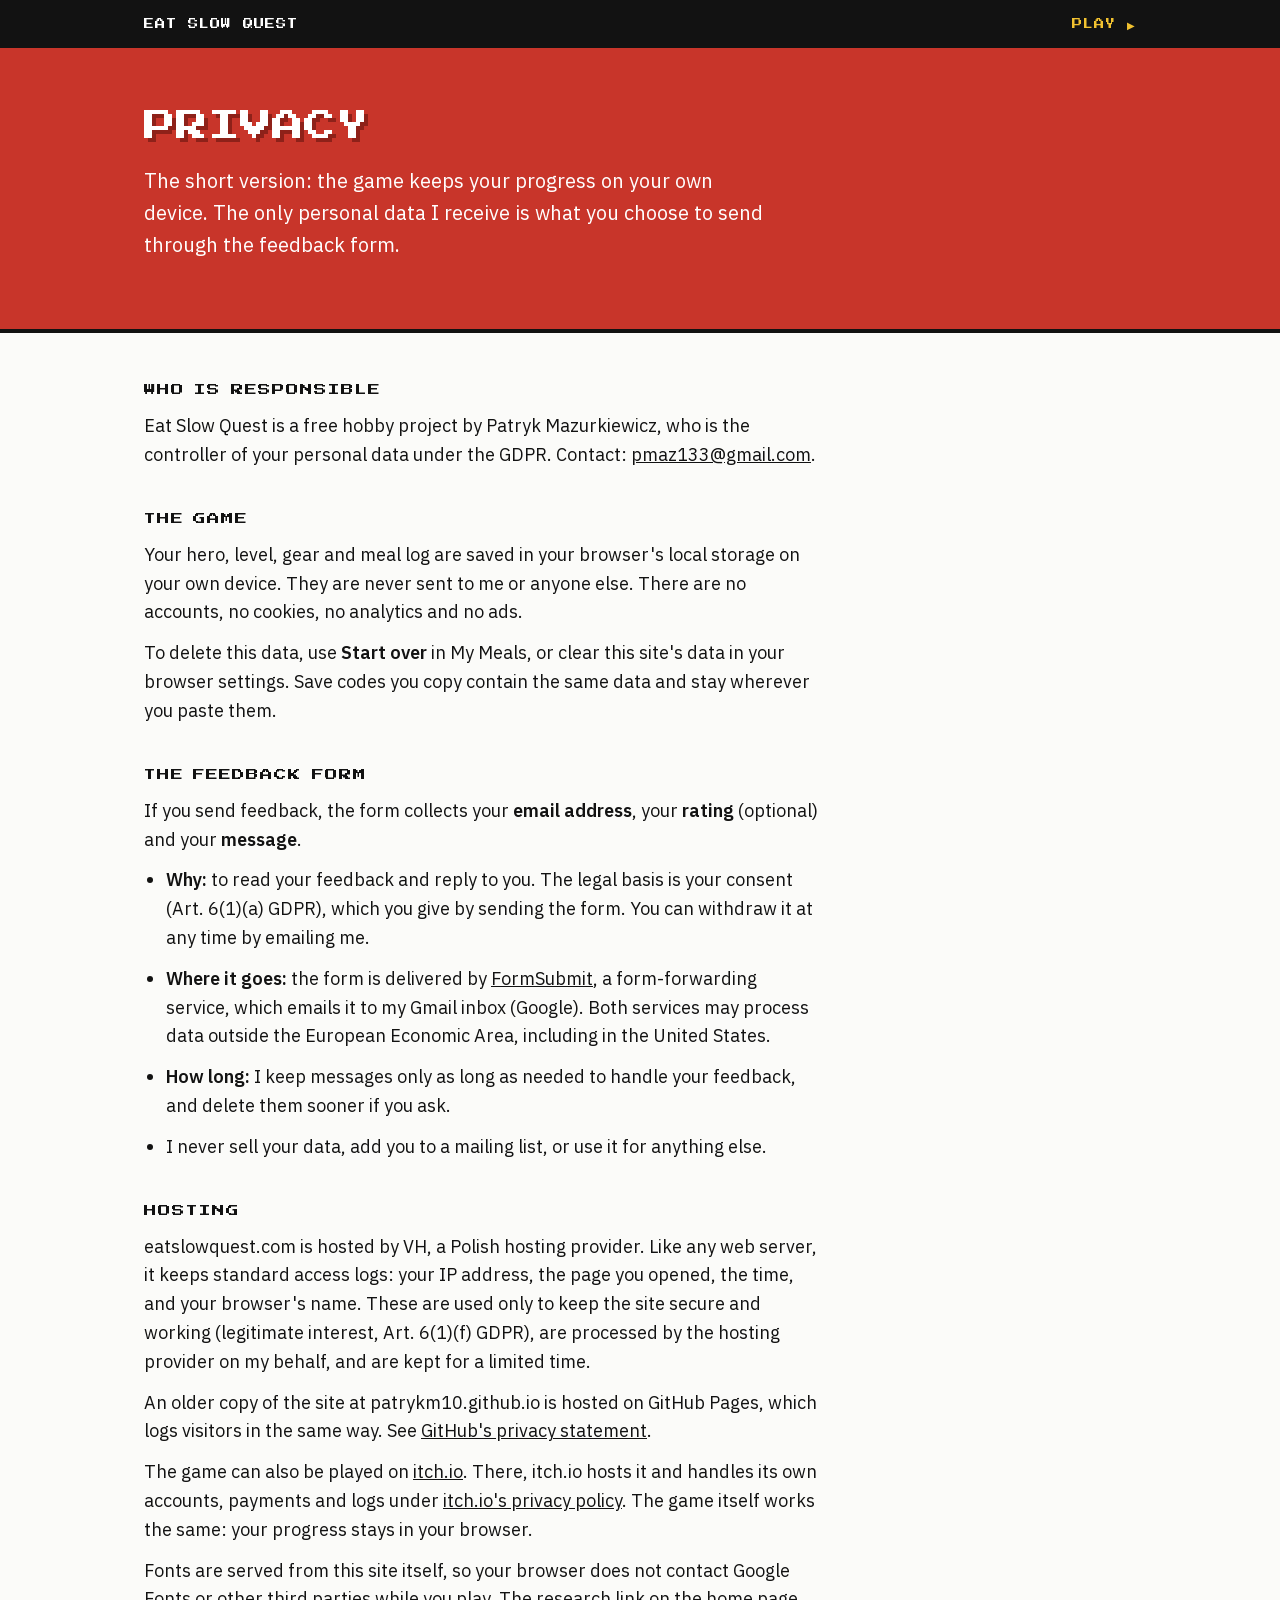
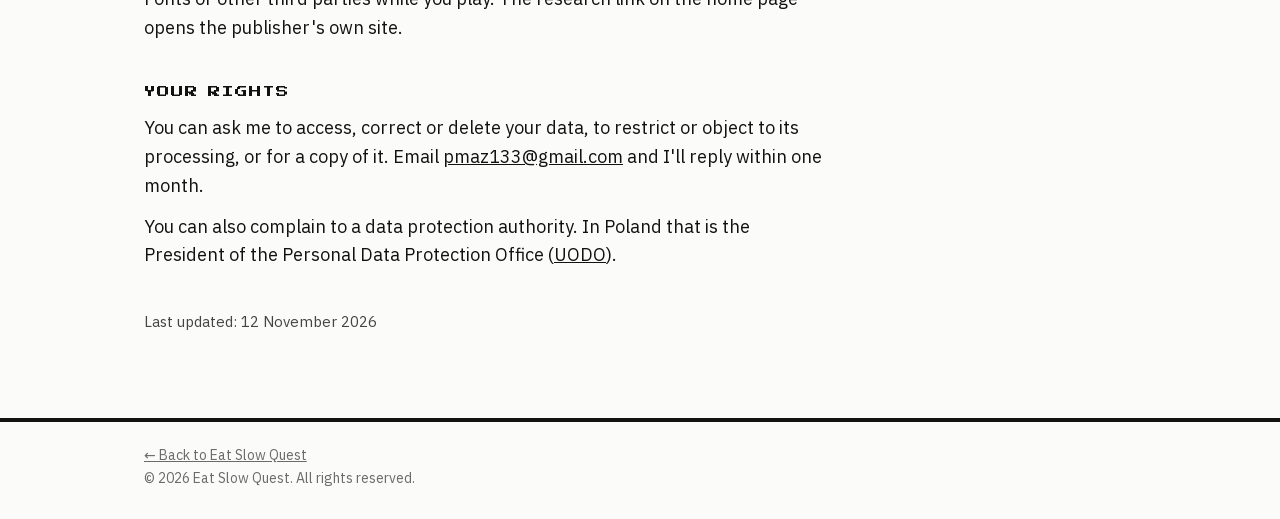
<file: privacy.html>
<!DOCTYPE html>
<html lang="en">
<head>
<meta charset="UTF-8">
<meta name="viewport" content="width=device-width, initial-scale=1.0">
<title>Privacy · Eat Slow Quest</title>
<meta name="description" content="What data Eat Slow Quest collects, why, and your rights.">
<meta name="theme-color" content="#c8352a">
<link rel="icon" type="image/png" href="./icons/icon-192.png">
<link rel="apple-touch-icon" href="./icons/apple-touch-icon.png">
<link rel="stylesheet" href="./fonts/fonts.css">
<style>
  :root {
    --red: #c8352a;
    --red-dark: #8e2119;
    --ink: #121212;
    --ink-2: #444;
    --paper: #fbfbf9;
    --gold: #f2c230;
    --pixel: 'Press Start 2P', monospace;
    --sans: 'IBM Plex Sans', system-ui, sans-serif;
    --gutter: 24px;
  }
  * { box-sizing: border-box; margin: 0; padding: 0; }
  html { -webkit-text-size-adjust: 100%; }
  body { background: var(--paper); color: var(--ink); font-family: var(--sans); font-size: 18px; line-height: 1.6; min-height: 100vh; display: flex; flex-direction: column; }
  a { color: inherit; }
  .wrap { max-width: 1040px; margin: 0 auto; padding: 0 var(--gutter); width: 100%; }

  .bar { background: var(--ink); color: #fff; }
  .bar .wrap { display: flex; justify-content: space-between; align-items: center; height: 48px; }
  .bar a { font-family: var(--pixel); font-size: 10px; text-decoration: none; letter-spacing: 1px; }
  .bar a.play { color: var(--gold); }

  .cover { background: var(--red); color: #fff; border-bottom: 4px solid var(--ink); }
  .cover .wrap { padding-top: 56px; padding-bottom: 56px; }
  h1 { font-family: var(--pixel); font-weight: 400; font-size: clamp(20px, 3.4vw, 32px); line-height: 1.4; word-spacing: -0.35em; text-shadow: 4px 4px 0 var(--red-dark); }
  .cover p { font-size: 20px; margin-top: 16px; max-width: 620px; }

  main { flex: 1; }
  main .wrap { padding-top: 48px; padding-bottom: 72px; }
  article { max-width: 680px; }
  h2 { font-family: var(--pixel); font-weight: 400; font-size: 12px; line-height: 1.6; letter-spacing: 1px; word-spacing: -0.3em; margin: 40px 0 12px; }
  h2:first-child { margin-top: 0; }
  p, li { margin-bottom: 12px; }
  ul { padding-left: 22px; }
  .updated { font-size: 15px; color: var(--ink-2); margin-top: 40px; }

  footer { font-size: 14px; color: #6b6b6b; border-top: 4px solid var(--ink); }
  footer .wrap { padding-top: 22px; padding-bottom: 30px; }
  @media (max-width: 480px) { :root { --gutter: 16px; } .cover .wrap, main .wrap { padding-top: 40px; } }
</style>
</head>
<body>

<div class="bar">
  <div class="wrap">
    <a href="./">EAT SLOW QUEST</a>
    <a class="play" href="./play.html">PLAY ▶</a>
  </div>
</div>

<header class="cover">
  <div class="wrap">
    <h1>PRIVACY</h1>
    <p>The short version: the game keeps your progress on your own device. The only personal data I receive is what you choose to send through the feedback form.</p>
  </div>
</header>

<main>
  <div class="wrap">
    <article>
      <h2>WHO IS RESPONSIBLE</h2>
      <p>Eat Slow Quest is a free hobby project by Patryk Mazurkiewicz, who is the controller of your personal data under the GDPR. Contact: <a href="mailto:pmaz133@gmail.com">pmaz133@gmail.com</a>.</p>

      <h2>THE GAME</h2>
      <p>Your hero, level, gear and meal log are saved in your browser's local storage on your own device. They are never sent to me or anyone else. There are no accounts, no cookies, no analytics and no ads.</p>
      <p>To delete this data, use <b>Start over</b> in My Meals, or clear this site's data in your browser settings. Save codes you copy contain the same data and stay wherever you paste them.</p>

      <h2>THE FEEDBACK FORM</h2>
      <p>If you send feedback, the form collects your <b>email address</b>, your <b>rating</b> (optional) and your <b>message</b>.</p>
      <ul>
        <li><b>Why:</b> to read your feedback and reply to you. The legal basis is your consent (Art. 6(1)(a) GDPR), which you give by sending the form. You can withdraw it at any time by emailing me.</li>
        <li><b>Where it goes:</b> the form is delivered by <a href="https://formsubmit.co">FormSubmit</a>, a form-forwarding service, which emails it to my Gmail inbox (Google). Both services may process data outside the European Economic Area, including in the United States.</li>
        <li><b>How long:</b> I keep messages only as long as needed to handle your feedback, and delete them sooner if you ask.</li>
        <li>I never sell your data, add you to a mailing list, or use it for anything else.</li>
      </ul>

      <h2>HOSTING</h2>
      <p>eatslowquest.com is hosted by VH, a Polish hosting provider. Like any web server, it keeps standard access logs: your IP address, the page you opened, the time, and your browser's name. These are used only to keep the site secure and working (legitimate interest, Art. 6(1)(f) GDPR), are processed by the hosting provider on my behalf, and are kept for a limited time.</p>
      <p>An older copy of the site at patrykm10.github.io is hosted on GitHub Pages, which logs visitors in the same way. See <a href="https://docs.github.com/en/site-policy/privacy-policies/github-general-privacy-statement">GitHub's privacy statement</a>.</p>
      <p>The game can also be played on <a href="https://itch.io">itch.io</a>. There, itch.io hosts it and handles its own accounts, payments and logs under <a href="https://itch.io/docs/legal/privacy-policy">itch.io's privacy policy</a>. The game itself works the same: your progress stays in your browser.</p>
      <p>Fonts are served from this site itself, so your browser does not contact Google Fonts or other third parties while you play. The research link on the home page opens the publisher's own site.</p>

      <h2>YOUR RIGHTS</h2>
      <p>You can ask me to access, correct or delete your data, to restrict or object to its processing, or for a copy of it. Email <a href="mailto:pmaz133@gmail.com">pmaz133@gmail.com</a> and I'll reply within one month.</p>
      <p>You can also complain to a data protection authority. In Poland that is the President of the Personal Data Protection Office (<a href="https://uodo.gov.pl/en">UODO</a>).</p>

      <p class="updated">Last updated: 12 November 2026</p>
    </article>
  </div>
</main>

<footer><div class="wrap"><a href="./">← Back to Eat Slow Quest</a><br>© 2026 Eat Slow Quest. All rights reserved.</div></footer>

</body>
</html>
</file>
<file: fonts/fonts.css>
/* Self-hosted so visitors' browsers never contact Google. All fonts: SIL Open Font License 1.1, see LICENSE.txt */
@font-face {
  font-family: 'IBM Plex Sans';
  font-style: normal;
  font-weight: 400;
  font-display: swap;
  src: url(./ibm-plex-sans-400-latin-ext.woff2) format('woff2');
  unicode-range: U+0100-02BA, U+02BD-02C5, U+02C7-02CC, U+02CE-02D7, U+02DD-02FF, U+0304, U+0308, U+0329, U+1D00-1DBF, U+1E00-1E9F, U+1EF2-1EFF, U+2020, U+20A0-20AB, U+20AD-20C4, U+2113, U+2C60-2C7F, U+A720-A7FF;
}
@font-face {
  font-family: 'IBM Plex Sans';
  font-style: normal;
  font-weight: 400;
  font-display: swap;
  src: url(./ibm-plex-sans-400-latin.woff2) format('woff2');
  unicode-range: U+0000-00FF, U+0131, U+0152-0153, U+02BB-02BC, U+02C6, U+02DA, U+02DC, U+0304, U+0308, U+0329, U+2000-206F, U+20AC, U+2122, U+2191, U+2193, U+2212, U+2215, U+FEFF, U+FFFD;
}
@font-face {
  font-family: 'IBM Plex Sans';
  font-style: normal;
  font-weight: 600;
  font-display: swap;
  src: url(./ibm-plex-sans-600-latin-ext.woff2) format('woff2');
  unicode-range: U+0100-02BA, U+02BD-02C5, U+02C7-02CC, U+02CE-02D7, U+02DD-02FF, U+0304, U+0308, U+0329, U+1D00-1DBF, U+1E00-1E9F, U+1EF2-1EFF, U+2020, U+20A0-20AB, U+20AD-20C4, U+2113, U+2C60-2C7F, U+A720-A7FF;
}
@font-face {
  font-family: 'IBM Plex Sans';
  font-style: normal;
  font-weight: 600;
  font-display: swap;
  src: url(./ibm-plex-sans-600-latin.woff2) format('woff2');
  unicode-range: U+0000-00FF, U+0131, U+0152-0153, U+02BB-02BC, U+02C6, U+02DA, U+02DC, U+0304, U+0308, U+0329, U+2000-206F, U+20AC, U+2122, U+2191, U+2193, U+2212, U+2215, U+FEFF, U+FFFD;
}
@font-face {
  font-family: 'Press Start 2P';
  font-style: normal;
  font-weight: 400;
  font-display: swap;
  src: url(./press-start-2p-400-latin-ext.woff2) format('woff2');
  unicode-range: U+0100-02BA, U+02BD-02C5, U+02C7-02CC, U+02CE-02D7, U+02DD-02FF, U+0304, U+0308, U+0329, U+1D00-1DBF, U+1E00-1E9F, U+1EF2-1EFF, U+2020, U+20A0-20AB, U+20AD-20C4, U+2113, U+2C60-2C7F, U+A720-A7FF;
}
@font-face {
  font-family: 'Press Start 2P';
  font-style: normal;
  font-weight: 400;
  font-display: swap;
  src: url(./press-start-2p-400-latin.woff2) format('woff2');
  unicode-range: U+0000-00FF, U+0131, U+0152-0153, U+02BB-02BC, U+02C6, U+02DA, U+02DC, U+0304, U+0308, U+0329, U+2000-206F, U+20AC, U+2122, U+2191, U+2193, U+2212, U+2215, U+FEFF, U+FFFD;
}
@font-face {
  font-family: 'VT323';
  font-style: normal;
  font-weight: 400;
  font-display: swap;
  src: url(./vt323-400-latin-ext.woff2) format('woff2');
  unicode-range: U+0100-02BA, U+02BD-02C5, U+02C7-02CC, U+02CE-02D7, U+02DD-02FF, U+0304, U+0308, U+0329, U+1D00-1DBF, U+1E00-1E9F, U+1EF2-1EFF, U+2020, U+20A0-20AB, U+20AD-20C4, U+2113, U+2C60-2C7F, U+A720-A7FF;
}
@font-face {
  font-family: 'VT323';
  font-style: normal;
  font-weight: 400;
  font-display: swap;
  src: url(./vt323-400-latin.woff2) format('woff2');
  unicode-range: U+0000-00FF, U+0131, U+0152-0153, U+02BB-02BC, U+02C6, U+02DA, U+02DC, U+0304, U+0308, U+0329, U+2000-206F, U+20AC, U+2122, U+2191, U+2193, U+2212, U+2215, U+FEFF, U+FFFD;
}
</file>
